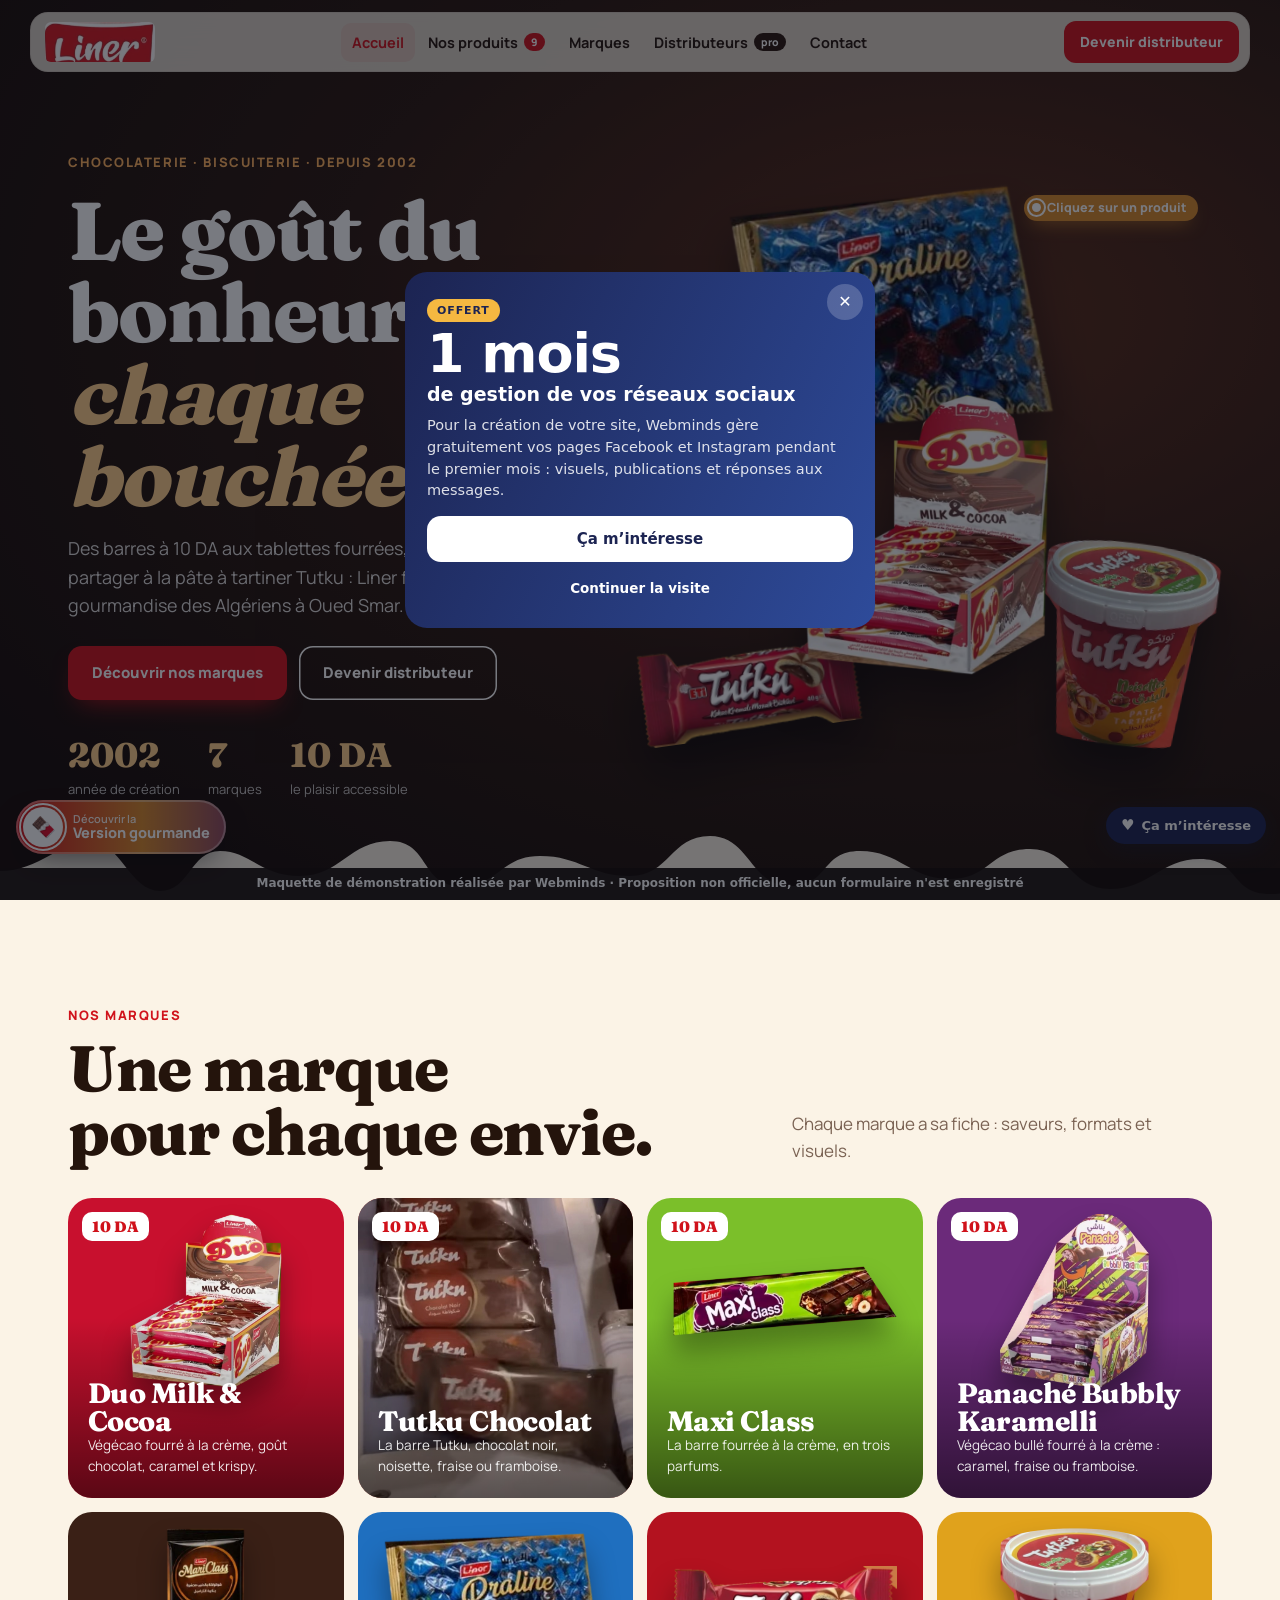
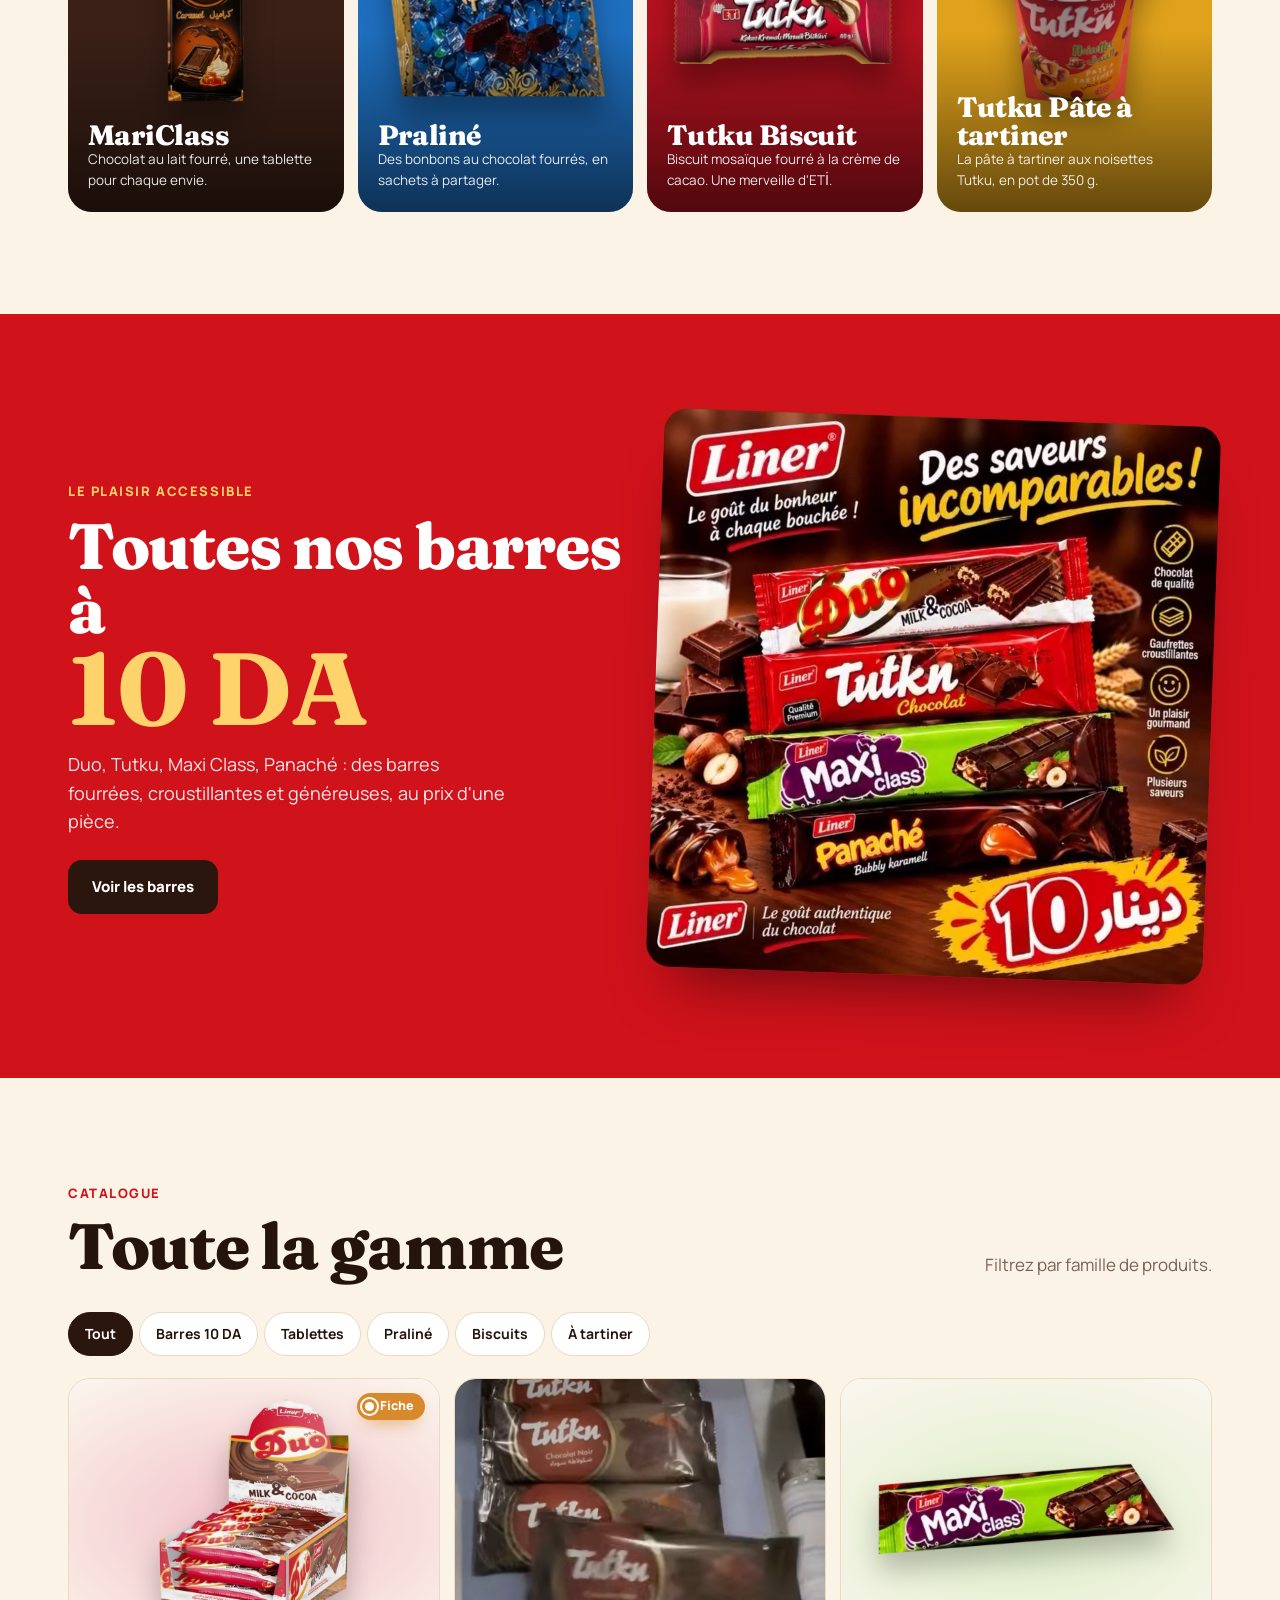
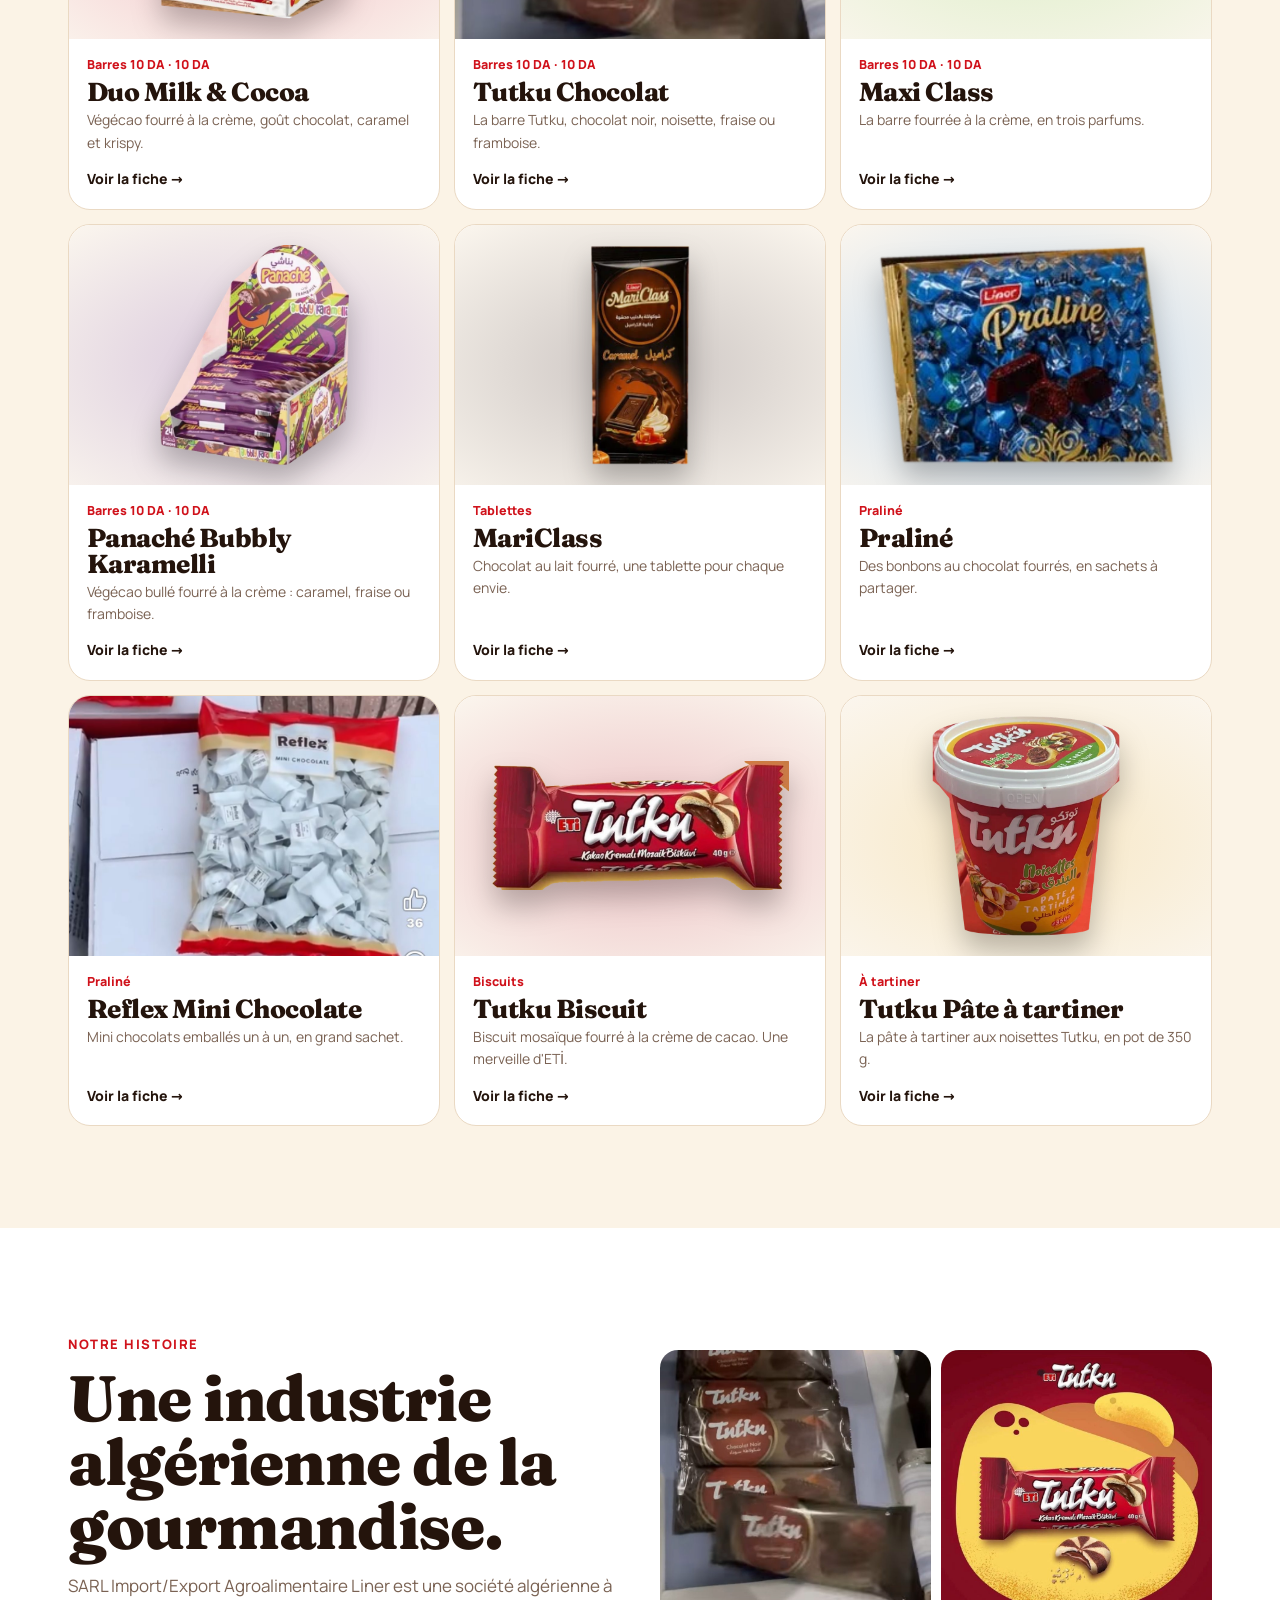
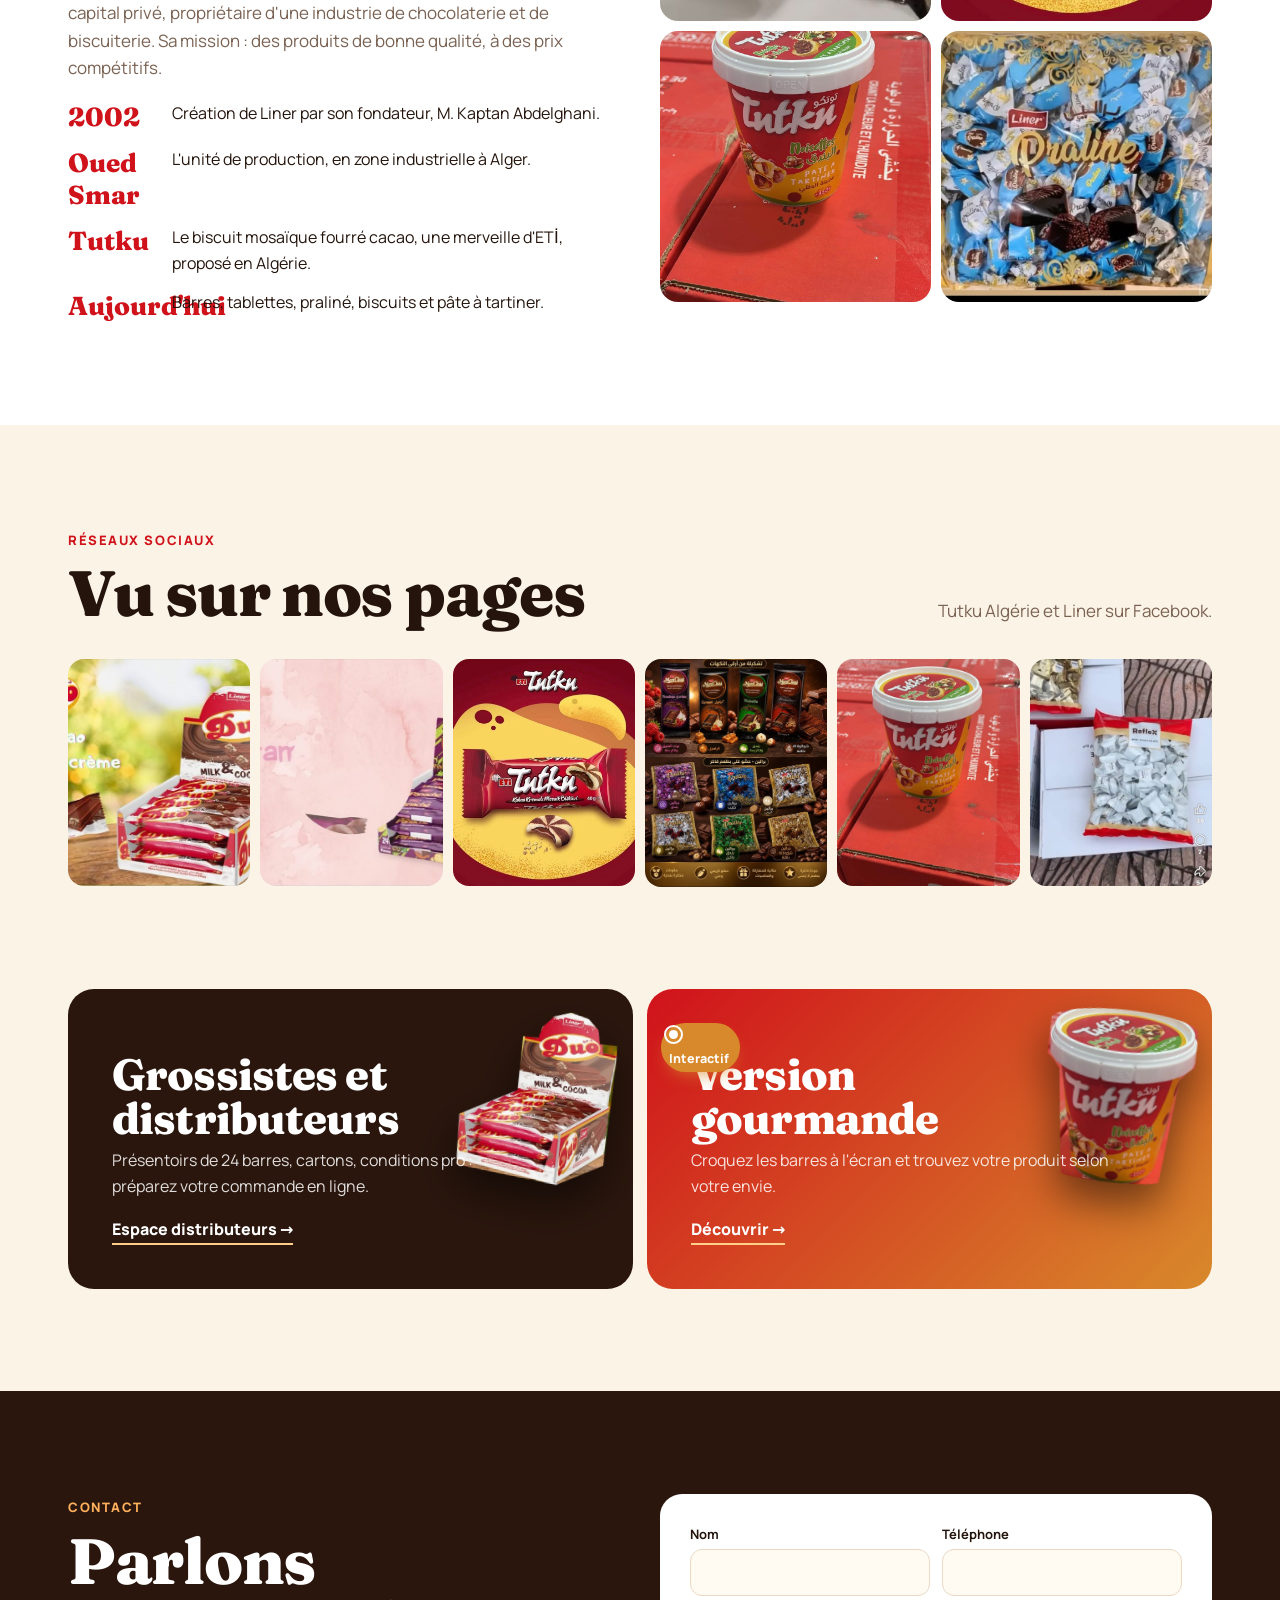
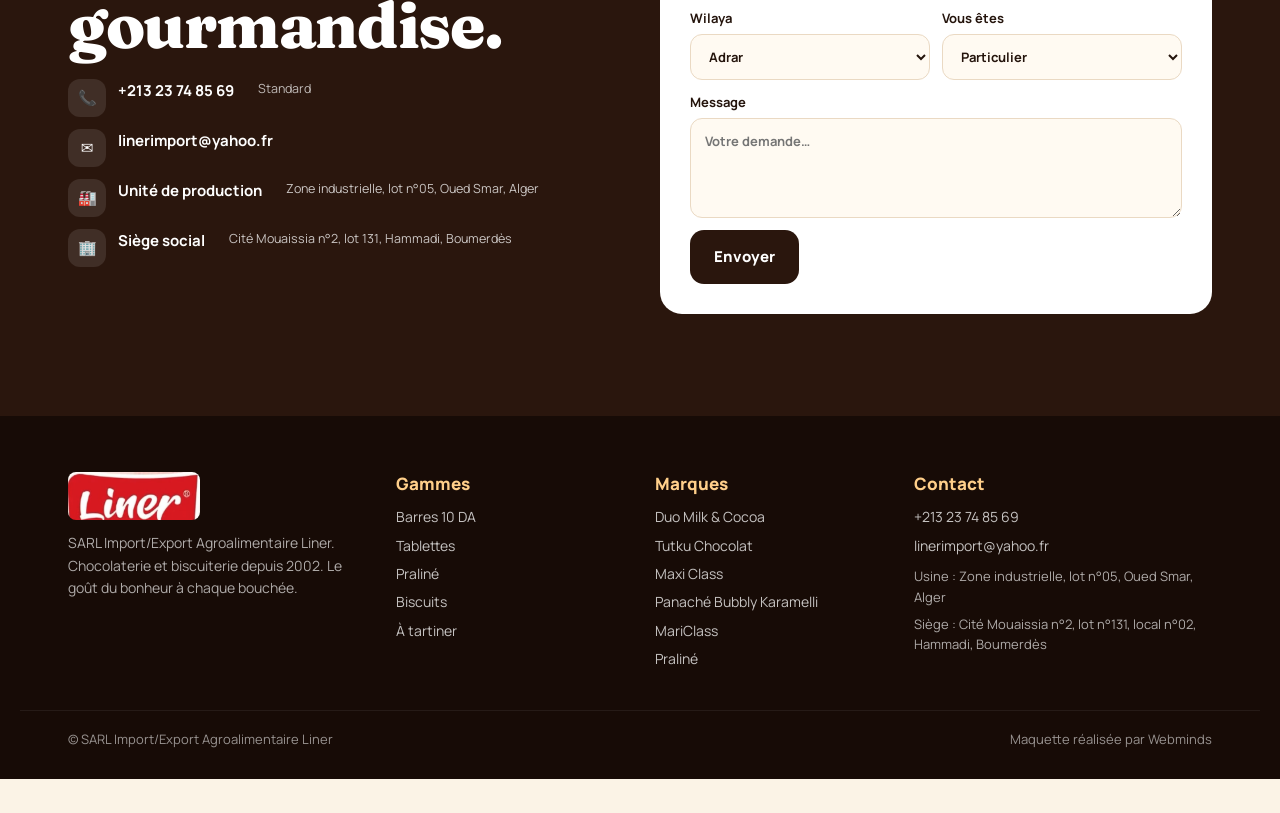
<file: index.html>
<!DOCTYPE html><html lang="fr"><head>
<meta charset="utf-8"><meta name="viewport" content="width=device-width, initial-scale=1, viewport-fit=cover"><meta name="robots" content="noindex, nofollow"><meta name="theme-color" content="#2a160d">
<link rel="stylesheet" href="style.css"><link rel="icon" href="img/logo-liner.png">
<title>Liner — Chocolaterie et biscuiterie algérienne depuis 2002</title>
<meta name="description" content="Liner : Duo, Tutku, Maxi Class, Panaché, MariClass, Praliné. Chocolaterie et biscuiterie algérienne depuis 2002, usine à Oued Smar.">
</head><body data-v="corp">
<div id="hdr"></div>
<main>
<section class="c-hero"><div class="wrap in">
 <div>
  <span class="kick">Chocolaterie · Biscuiterie · Depuis 2002</span>
  <h1>Le goût du bonheur à <em>chaque bouchée.</em></h1>
  <p class="lead">Des barres à 10 DA aux tablettes fourrées, du praliné à partager à la pâte à tartiner Tutku : Liner fabrique la gourmandise des Algériens à Oued Smar.</p>
  <div style="display:flex;gap:12px;flex-wrap:wrap"><a class="btn r" href="#marques">Découvrir nos marques</a><a class="btn o" href="distributeurs.html">Devenir distributeur</a></div>
  <div class="stats"><div><b>2002</b><span>année de création</span></div><div><b>7</b><span>marques</span></div><div><b>10 DA</b><span>le plaisir accessible</span></div></div>
 </div>
 <div class="heap" id="heap"><span class="tap tr"><i></i>Cliquez sur un produit</span></div>
</div><svg class="drip" viewBox="0 0 1440 70" preserveAspectRatio="none" aria-hidden="true"><path fill="currentColor" d="M0 70V40c40 0 60-30 90-30s40 50 70 50 30-40 60-40 40 25 80 25 50-35 90-35 30 45 70 45 40-30 80-30 50 20 90 20 40-40 80-40 40 50 80 50 30-35 70-35 50 28 90 28 40-30 80-30 40 40 80 40 50-30 90-30 30 35 70 35 40-25 80-25V70z"/></svg></section>

<section id="marques"><div class="wrap">
 <div class="shead"><div><span class="kick">Nos marques</span><h2 style="margin-top:8px">Une marque<br>pour chaque envie.</h2></div><p>Chaque marque a sa fiche : saveurs, formats et visuels.</p></div>
 <div class="brands" id="brands"></div>
</div></section>

<section class="ten"><div class="wrap teng">
 <div class="rv"><span class="kick" style="color:#ffd36b">Le plaisir accessible</span><h2 style="margin-top:10px">Toutes nos barres à <b>10 DA</b></h2><p style="font-size:18px;opacity:.9;margin:16px 0 24px;max-width:440px">Duo, Tutku, Maxi Class, Panaché : des barres fourrées, croustillantes et généreuses, au prix d'une pièce.</p><a class="btn c" href="produits.html?cat=barres">Voir les barres</a></div>
 <div class="rv"><img src="img/camp-10da.jpg" alt="Les barres Liner à 10 DA"></div>
</div></section>

<section id="gamme"><div class="wrap">
 <div class="shead"><div><span class="kick">Catalogue</span><h2 style="margin-top:8px">Toute la gamme</h2></div><p>Filtrez par famille de produits.</p></div>
 <div class="filters" id="fl"></div><div class="grid" id="grid"></div>
</div></section>

<section style="background:#fff"><div class="wrap story">
 <div class="rv"><span class="kick">Notre histoire</span><h2 style="margin-top:10px">Une industrie algérienne de la gourmandise.</h2>
  <p style="font-size:17px;color:var(--mut);margin-top:14px">SARL Import/Export Agroalimentaire Liner est une société algérienne à capital privé, propriétaire d'une industrie de chocolaterie et de biscuiterie. Sa mission : des produits de bonne qualité, à des prix compétitifs.</p>
  <ul class="tl"><li><b>2002</b><span>Création de Liner par son fondateur, M. Kaptan Abdelghani.</span></li><li><b>Oued Smar</b><span>L'unité de production, en zone industrielle à Alger.</span></li><li><b>Tutku</b><span>Le biscuit mosaïque fourré cacao, une merveille d'ETİ, proposé en Algérie.</span></li><li><b>Aujourd'hui</b><span>Barres, tablettes, praliné, biscuits et pâte à tartiner.</span></li></ul></div>
 <div class="mosaic rv"><img src="img/camp-noir.jpg" alt="Production des barres Tutku" loading="lazy"><img src="img/camp-eti.jpg" alt="Biscuit Tutku" loading="lazy"><img src="img/camp-jar.jpg" alt="Pâte à tartiner Tutku" loading="lazy"><img src="img/camp-praline.jpg" alt="Praliné Liner" loading="lazy"></div>
</div></section>

<section><div class="wrap">
 <div class="shead"><div><span class="kick">Réseaux sociaux</span><h2 style="margin-top:8px">Vu sur nos pages</h2></div><p>Tutku Algérie et Liner sur Facebook.</p></div>
 <div class="gal" id="gal"></div>
</div></section>

<section style="padding-top:0"><div class="wrap duo2">
 <a class="blk rv" href="distributeurs.html"><img class="pk" src="img/duobox.webp" alt=""><h3>Grossistes et<br>distributeurs</h3><p>Présentoirs de 24 barres, cartons, conditions pro : préparez votre commande en ligne.</p><span class="go">Espace distributeurs →</span></a>
 <a class="blk rv" href="fun.html?v=fun" style="background:linear-gradient(135deg,#d0121b,#d8892b)"><span class="tap tl"><i></i>Interactif</span><img class="pk" src="img/jar.webp" alt=""><h3>Version<br>gourmande</h3><p>Croquez les barres à l'écran et trouvez votre produit selon votre envie.</p><span class="go">Découvrir →</span></a>
</div></section>
<section class="contact" id="contact"><div class="wrap cg">
 <div><span class="kick" style="color:#ffb15c">Contact</span><h2 style="margin-top:10px">Parlons<br>gourmandise.</h2>
  <div class="ci">
   <a href="tel:+21323748569"><span>📞</span><div><b>+213 23 74 85 69</b><br><small style="opacity:.7">Standard</small></div></a>
   <a href="mailto:linerimport@yahoo.fr"><span>✉️</span><div><b>linerimport@yahoo.fr</b></div></a>
   <div><span>🏭</span><div><b>Unité de production</b><br><small style="opacity:.75">Zone industrielle, lot n°05, Oued Smar, Alger</small></div></div>
   <div><span>🏢</span><div><b>Siège social</b><br><small style="opacity:.75">Cité Mouaissia n°2, lot 131, Hammadi, Boumerdès</small></div></div>
  </div></div>
 <form class="f" id="cform">
  <label>Nom<input required autocomplete="name"></label><label>Téléphone<input type="tel" required autocomplete="tel"></label>
  <label>Wilaya<select id="cw"></select></label><label>Vous êtes<select><option>Particulier</option><option>Épicerie / supérette</option><option>Grossiste / distributeur</option><option>Grande surface</option></select></label>
  <label class="full">Message<textarea placeholder="Votre demande…"></textarea></label>
  <button class="btn c" type="submit">Envoyer</button>
 </form></div></section>
</main>
<div id="ftr"></div>
<script src="data.js"></script><script src="core.js"></script>
<script>
document.getElementById('heap').insertAdjacentHTML('beforeend',['tutku','duo','pate','praline'].map(k=>'<a href="produit.html?p='+k+'" aria-label="'+P[k].name+'">'+pimg(k)+'</a>').join(''));
document.getElementById('brands').innerHTML=ORDER.filter(k=>k!=='reflex').slice(0,8).map(k=>{const p=P[k];return '<a class="br rv" href="produit.html?p='+k+'" style="--c:'+p.c+'">'+(p.price?'<span class="px">'+p.price+'</span>':'')+'<div class="im">'+pimg(k)+'</div><div><h3>'+p.name+'</h3><p>'+p.short+'</p></div></a>'}).join('');
let cat='all';const fl=document.getElementById('fl');
fl.innerHTML=[['all','Tout']].concat(Object.keys(CAT).map(c=>[c,CAT[c][0]])).map(x=>'<button type="button" data-c="'+x[0]+'" class="'+(x[0]==='all'?'on':'')+'">'+x[1]+'</button>').join('');
document.getElementById('grid').innerHTML=ORDER.map((k,i)=>{const p=P[k];return '<a class="pc" data-c="'+p.cat+'" href="produit.html?p='+k+'" style="--c:'+p.c+'">'+(i===0?'<span class="tap tr"><i></i>Fiche</span>':'')+'<div class="vis">'+pimg(k)+'</div><div class="tx"><small>'+CAT[p.cat][0]+(p.price?' · '+p.price:'')+'</small><h3>'+p.name+'</h3><p>'+p.short+'</p><span class="go">Voir la fiche →</span></div></a>'}).join('');
fl.onclick=e=>{const b=e.target.closest('button');if(!b)return;fl.querySelectorAll('button').forEach(x=>x.classList.toggle('on',x===b));document.querySelectorAll('.pc').forEach(c=>c.classList.toggle('hide',b.dataset.c!=='all'&&c.dataset.c!==b.dataset.c))};
document.getElementById('gal').innerHTML=['duo','panache','tutku','mariclass','pate','reflex'].map(k=>'<a href="produit.html?p='+k+'"><img src="'+P[k].camp+'" alt="Publication '+P[k].name+'" loading="lazy"></a>').join('');
contactInit();reveal();
</script>
<script data-wml>(function(){if(window.__wmL)return;window.__wmL=1;
var C={"p": "Liner", "mail": null, "wa": "213797372452", "v": [["/", "Version corporate", "Claire et rassurante"]]};
function ready(f){document.readyState==='loading'?document.addEventListener('DOMContentLoaded',f):f()}
ready(function(){
var css='.wmL-b{position:fixed;right:14px;bottom:calc(56px + env(safe-area-inset-bottom));z-index:2147483000;border:0;border-radius:999px;background:#1C2452;color:#fff;font:700 13px/1 system-ui,-apple-system,Segoe UI,Roboto,sans-serif;padding:11px 15px;box-shadow:0 6px 22px rgba(20,30,60,.35);cursor:pointer;display:flex;align-items:center;gap:7px}'
+'@media(max-width:520px){.wmL-b{bottom:calc(112px + env(safe-area-inset-bottom));font-size:12.5px;padding:10px 13px}}'
+'.wmL-m{position:fixed;inset:0;z-index:2147483001;background:rgba(10,14,25,.55);display:none;align-items:flex-end;justify-content:center;font-family:system-ui,-apple-system,Segoe UI,Roboto,sans-serif}.wmL-m.on{display:flex}@media(min-width:700px){.wmL-m{align-items:center;padding:20px}}'
+'.wmL-x{box-sizing:border-box;position:relative;background:#fff;color:#1C2452;width:100%;max-width:470px;max-height:92vh;overflow:auto;border-radius:22px 22px 0 0;padding:24px 22px calc(22px + env(safe-area-inset-bottom));text-align:left}@media(min-width:700px){.wmL-x{border-radius:22px}}'
+'.wmL-x *{box-sizing:border-box}.wmL-c{position:absolute;top:12px;right:12px;width:36px;height:36px;border:0;border-radius:50%;background:#F0F2F1;font-size:16px;cursor:pointer;color:#1C2452}'
+'.wmL-x h3{font:800 26px/1.1 system-ui,-apple-system,sans-serif;margin:4px 40px 10px 0;color:inherit}.wmL-x p{margin:0 0 14px;line-height:1.5;font-size:14.5px;opacity:.85}'
+'.wmL-o{background:linear-gradient(115deg,#1C2452,#2E4B9A);color:#fff}.wmL-o .wmL-c{background:rgba(255,255,255,.2);color:#fff}.wmL-big{font:900 54px/.95 system-ui,-apple-system,sans-serif;letter-spacing:-.02em;margin:6px 0 2px}.wmL-big small{display:block;font-size:19px;font-weight:700;letter-spacing:0;margin-top:6px}'
+'.wmL-tag{display:inline-block;background:#F5B841;color:#1C2452;font:800 11px system-ui,sans-serif;letter-spacing:.08em;border-radius:999px;padding:5px 10px}'
+'.wmL-btn{display:flex;align-items:center;justify-content:center;width:100%;border:0;border-radius:14px;padding:14px;font:800 15px system-ui,-apple-system,sans-serif;cursor:pointer;margin-top:8px}.wmL-w{background:#fff;color:#1C2452}.wmL-g{background:#1FAF55;color:#fff}.wmL-n{background:#1C2452;color:#fff}.wmL-l{background:transparent;color:inherit;font-weight:600;font-size:13.5px;padding:10px}'
+'.wmL-s{font:700 11.5px system-ui,sans-serif;text-transform:uppercase;letter-spacing:.06em;opacity:.6;margin:12px 0 8px}.wmL-ch{display:grid;gap:8px}.wmL-ch label{display:flex;align-items:center;gap:10px;border:1.5px solid #E2E6E3;border-radius:12px;padding:11px 12px;cursor:pointer;font-size:14px;font-weight:600}.wmL-ch label small{display:block;font-weight:500;opacity:.65;font-size:12px}.wmL-ch input{width:18px;height:18px;flex:none;accent-color:#1FAF55}'
+'.wmL-f{display:grid;gap:8px;margin:12px 0 6px}.wmL-f input{border:1.5px solid #E2E6E3;border-radius:12px;padding:12px;font:500 16px system-ui,sans-serif;color:#1C2452;background:#fff;-webkit-user-select:text!important;user-select:text!important;width:100%}'
+'.wmL-ok{text-align:center}.wmL-ok i{display:grid;place-items:center;width:64px;height:64px;margin:6px auto 12px;border-radius:50%;background:#E8F7EE;color:#1FAF55;font-style:normal;font-size:30px}';
var st=document.createElement('style');st.textContent=css;document.head.appendChild(st);
function ss(k,v){try{if(v===undefined)return sessionStorage.getItem(k);sessionStorage.setItem(k,v)}catch(e){}}
var p=location.pathname,cur=0;C.v.forEach(function(v,i){if(v[0]!=='/'&&p.indexOf(v[0])===0)cur=i});
var off=document.createElement('div');off.className='wmL-m';off.innerHTML='<div class="wmL-x wmL-o" role="dialog" aria-modal="true"><button class="wmL-c" type="button" aria-label="Fermer">✕</button><span class="wmL-tag">OFFERT</span><div class="wmL-big">1 mois<small>de gestion de vos réseaux sociaux</small></div><p style="margin-top:12px">Pour la création de votre site, Webminds gère gratuitement vos pages Facebook et Instagram pendant le premier mois : visuels, publications et réponses aux messages.</p><button class="wmL-btn wmL-w" type="button" data-i>Ça m’intéresse</button><button class="wmL-btn wmL-l" type="button" data-c>Continuer la visite</button></div>';
var ch='';C.v.forEach(function(v,i){ch+='<label><input type="radio" name="wmLv" value="'+v[1]+'"'+(i===cur?' checked':'')+'><span>'+v[1]+(v[2]?'<small>'+v[2]+'</small>':'')+'</span></label>'});
var it=document.createElement('div');it.className='wmL-m';it.innerHTML='<div class="wmL-x" role="dialog" aria-modal="true"><button class="wmL-c" type="button" aria-label="Fermer">✕</button><div data-s1><h3>Cette maquette vous plaît ?</h3><p>Choisissez la version qui vous intéresse : Webminds vous recontacte pour vous la présenter.</p>'+(C.v.length>1?'<div class="wmL-s">La version préférée</div><div class="wmL-ch">'+ch+'</div>':'')+'<div class="wmL-s">En plus</div><div class="wmL-ch"><label><input type="checkbox" value="Gestion des réseaux sociaux (1 mois offert)"><span>Réseaux sociaux<small>1 mois de gestion offert avec le site</small></span></label></div><div class="wmL-f"><input name="n" placeholder="Votre nom" autocomplete="name"><input name="t" type="tel" inputmode="tel" placeholder="Votre téléphone (facultatif)" autocomplete="tel"></div><button class="wmL-btn wmL-g" type="button" data-w>Envoyer sur WhatsApp</button>'+(C.mail?'<button class="wmL-btn wmL-l" type="button" data-e>Envoyer par e-mail</button>':'')+'</div><div class="wmL-ok" data-s2 hidden><i>✓</i><h3 style="margin:0 0 8px">Merci !</h3><p>Votre choix a bien été transmis à Webminds. Nous vous recontactons très vite.</p><button class="wmL-btn wmL-n" type="button" data-c>Continuer la visite</button></div></div>';
document.body.appendChild(off);document.body.appendChild(it);
var b=document.createElement('button');b.type='button';b.className='wmL-b';b.innerHTML='<b style="font-size:15px">♥</b>Ça m’intéresse';document.body.appendChild(b);
function op(m){off.classList.remove('on');it.classList.remove('on');m.classList.add('on')}
[off,it].forEach(function(m){m.addEventListener('click',function(e){if(e.target===m||e.target.closest('.wmL-c')||e.target.closest('[data-c]'))m.classList.remove('on')})});
b.onclick=function(){op(it)};off.querySelector('[data-i]').onclick=function(){op(it)};
function msg(){var v=(it.querySelector('input[name=wmLv]:checked')||{}).value||C.v[cur][1],x=[].map.call(it.querySelectorAll('input[type=checkbox]:checked'),function(c){return c.value}),n=it.querySelector('[name=n]').value.trim(),t=it.querySelector('[name=t]').value.trim();
 return{v:v,x:x,n:n,t:t,txt:'Bonjour Webminds, la maquette '+C.p+' m’intéresse.\nVersion préférée : '+v+(x.length?'\nEn plus : '+x.join(', '):'')+(n?'\nNom : '+n:'')+(t?'\nTéléphone : '+t:'')+'\nLien : '+location.origin+C.v[cur][0]}}
function mail(m){if(!C.mail)return;try{fetch('https://formsubmit.co/ajax/'+C.mail,{method:'POST',keepalive:true,headers:{'Content-Type':'application/json','Accept':'application/json'},body:JSON.stringify({_subject:'Maquette '+C.p+' : intéressé ('+m.v+')',Prospect:C.p,Version:m.v,Options:m.x.join(', ')||'-',Nom:m.n||'-',Telephone:m.t||'-',Lien:location.origin+C.v[cur][0],_template:'table',_captcha:'false'})}).catch(function(){})}catch(e){}}
function done(){it.querySelector('[data-s1]').hidden=true;it.querySelector('[data-s2]').hidden=false;ss('wmL-sent','1')}
it.querySelector('[data-w]').onclick=function(){var m=msg();mail(m);done();location.href='https://wa.me/'+C.wa+'?text='+encodeURIComponent(m.txt)};
var e=it.querySelector('[data-e]');if(e)e.onclick=function(){mail(msg());done()};
var sh=ss('wmL-off');addEventListener('scroll',function(){var r=(scrollY+innerHeight)/document.documentElement.scrollHeight;
 if(!sh&&scrollY>500&&r>.3){sh=1;ss('wmL-off','1');op(off)}
 if(!ss('wmL-it')&&!ss('wmL-sent')&&sh&&r>.92&&!off.classList.contains('on')){ss('wmL-it','1');op(it)}},{passive:true});
});})();
</script></body></html>
</file>
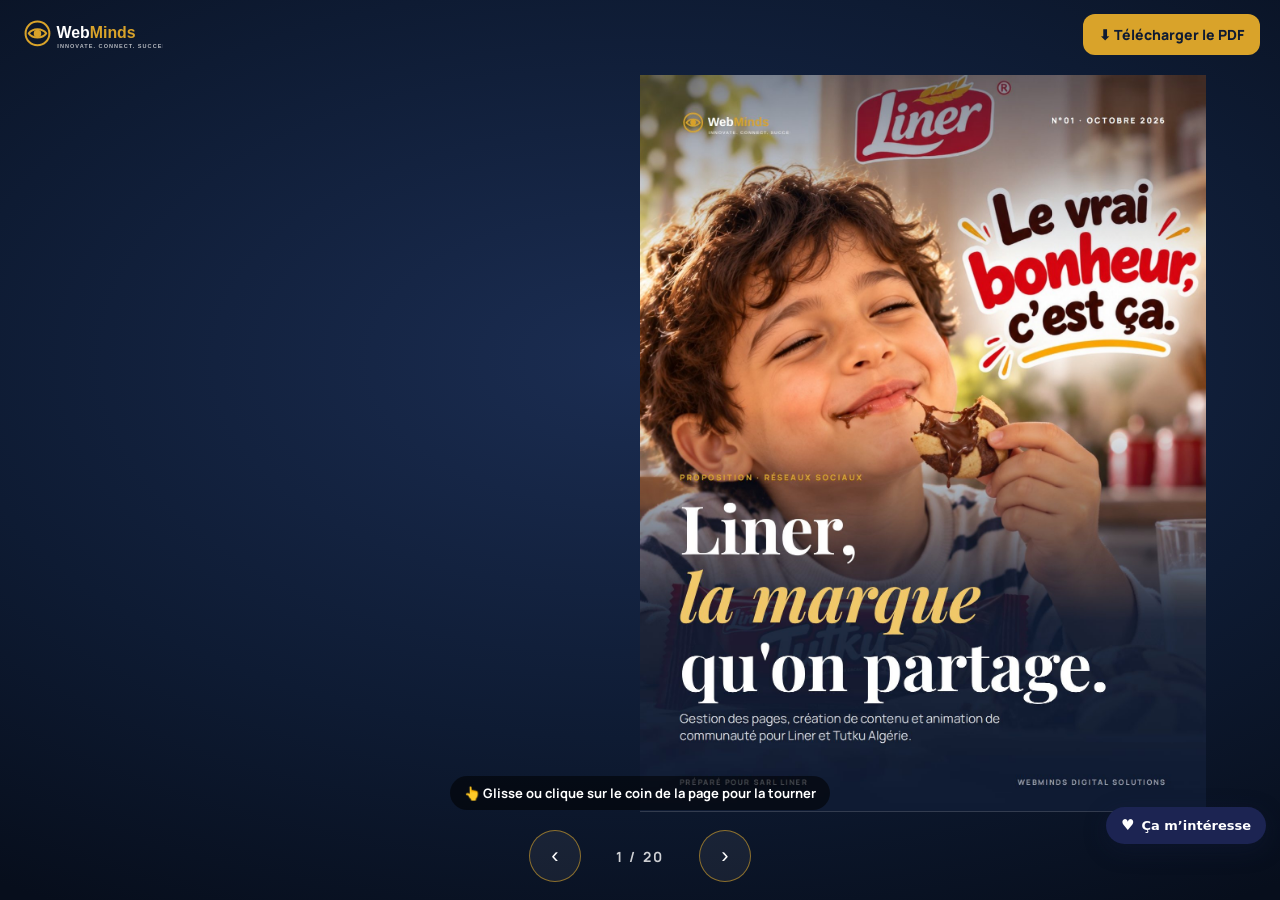
<file: reseaux-sociaux/index.html>
<!DOCTYPE html><html lang="fr"><head>
<meta charset="utf-8"><meta name="viewport" content="width=device-width, initial-scale=1, viewport-fit=cover"><meta name="robots" content="noindex, nofollow"><meta name="theme-color" content="#0e1b33">
<title>Webminds × Liner — Proposition réseaux sociaux</title>
<style>
@font-face{font-family:MR;font-weight:700;src:url(../fonts/manrope-latin-700-normal.woff2)}@font-face{font-family:MR;font-weight:800;src:url(../fonts/manrope-latin-800-normal.woff2)}
*{box-sizing:border-box;margin:0;padding:0}
:root{padding-top:env(safe-area-inset-top,0px);padding-bottom:env(safe-area-inset-bottom,0px)}
html,body{height:100%}
body{background:radial-gradient(90% 70% at 50% 40%,#1b2d52,#0e1b33 60%,#070e1c);color:#fff;font-family:MR,system-ui,sans-serif;display:flex;flex-direction:column;overflow:hidden}
header{display:flex;align-items:center;justify-content:space-between;padding:14px 20px;gap:12px}
header img{height:38px;color:#fff}
.dl{display:inline-flex;align-items:center;gap:8px;background:#d9a32a;color:#0e1b33;font:800 14px MR;padding:11px 16px;border-radius:12px;text-decoration:none;white-space:nowrap}
.stage{flex:1;display:flex;align-items:center;justify-content:center;padding:6px 10px;min-height:0}
#book{margin:0 auto}
.page{background:#f6f1e8;box-shadow:inset 0 0 30px rgba(0,0,0,.06)}
.page img{width:100%;height:100%;object-fit:cover;display:block}
footer{display:flex;align-items:center;justify-content:center;gap:14px;padding:12px 16px 18px}
footer button{width:52px;height:52px;border-radius:50%;border:1px solid rgba(217,163,42,.6);background:rgba(255,255,255,.06);color:#fff;font-size:22px;cursor:pointer}
footer button:hover{background:#d9a32a;color:#0e1b33}
#cnt{font:700 14px MR;letter-spacing:.15em;min-width:90px;text-align:center;opacity:.8}
.hint{position:fixed;left:50%;bottom:90px;transform:translateX(-50%);background:rgba(0,0,0,.55);padding:8px 14px;border-radius:999px;font:700 13px MR;transition:opacity .6s;pointer-events:none}
.hint.gone{opacity:0}
</style></head><body>
<header><img src="logo-w.svg" alt="Webminds"><a class="dl" href="Webminds-Liner-proposition-reseaux-sociaux.pdf" download>⬇ Télécharger le PDF</a></header>
<div class="stage"><div id="book"></div></div>
<footer><button type="button" id="prev" aria-label="Page précédente">‹</button><span id="cnt">1 / 20</span><button type="button" id="next" aria-label="Page suivante">›</button></footer>
<div class="hint" id="hint">👆 Glisse ou clique sur le coin de la page pour la tourner</div>
<script src="page-flip.browser.js"></script>
<script>
const N=20,book=document.getElementById('book');
for(let i=1;i<=N;i++){const d=document.createElement('div');d.className='page';if(i===1||i===N)d.dataset.density='hard';d.innerHTML='<img src="p/p'+String(i).padStart(2,'0')+'.jpg" alt="Page '+i+'"'+(i>3?' loading="lazy"':'')+'>';book.appendChild(d)}
function dims(){const st=document.querySelector('.stage').getBoundingClientRect();const port=innerWidth<820;const ratio=1300/1000;let h=st.height-12,w=h/ratio;const maxW=port?st.width-20:(st.width-40)/2;if(w>maxW){w=maxW;h=w*ratio}return{w:Math.floor(w),h:Math.floor(h),port}}
const d=dims();
const pf=new St.PageFlip(book,{width:d.w,height:d.h,size:'fixed',showCover:true,usePortrait:d.port,mobileScrollSupport:false,maxShadowOpacity:.5,flippingTime:800,drawShadow:true});
pf.loadFromHTML(document.querySelectorAll('.page'));
const cnt=document.getElementById('cnt');const upd=()=>cnt.textContent=(pf.getCurrentPageIndex()+1)+' / '+N;
pf.on('flip',()=>{upd();document.getElementById('hint').classList.add('gone')});upd();
document.getElementById('prev').onclick=()=>pf.flipPrev();document.getElementById('next').onclick=()=>pf.flipNext();
addEventListener('keydown',e=>{if(e.key==='ArrowRight')pf.flipNext();if(e.key==='ArrowLeft')pf.flipPrev()});
setTimeout(()=>document.getElementById('hint').classList.add('gone'),6000);
let rt,lw=innerWidth;addEventListener("resize",()=>{if(Math.abs(innerWidth-lw)<60)return;clearTimeout(rt);rt=setTimeout(()=>location.reload(),400)});
</script><script data-wml>(function(){if(window.__wmL)return;window.__wmL=1;
var C={"p": "Liner", "mail": null, "wa": "213797372452", "v": [["/", "Version corporate", "Claire et rassurante"]]};
function ready(f){document.readyState==='loading'?document.addEventListener('DOMContentLoaded',f):f()}
ready(function(){
var css='.wmL-b{position:fixed;right:14px;bottom:calc(56px + env(safe-area-inset-bottom));z-index:2147483000;border:0;border-radius:999px;background:#1C2452;color:#fff;font:700 13px/1 system-ui,-apple-system,Segoe UI,Roboto,sans-serif;padding:11px 15px;box-shadow:0 6px 22px rgba(20,30,60,.35);cursor:pointer;display:flex;align-items:center;gap:7px}'
+'@media(max-width:520px){.wmL-b{bottom:calc(112px + env(safe-area-inset-bottom));font-size:12.5px;padding:10px 13px}}'
+'.wmL-m{position:fixed;inset:0;z-index:2147483001;background:rgba(10,14,25,.55);display:none;align-items:flex-end;justify-content:center;font-family:system-ui,-apple-system,Segoe UI,Roboto,sans-serif}.wmL-m.on{display:flex}@media(min-width:700px){.wmL-m{align-items:center;padding:20px}}'
+'.wmL-x{box-sizing:border-box;position:relative;background:#fff;color:#1C2452;width:100%;max-width:470px;max-height:92vh;overflow:auto;border-radius:22px 22px 0 0;padding:24px 22px calc(22px + env(safe-area-inset-bottom));text-align:left}@media(min-width:700px){.wmL-x{border-radius:22px}}'
+'.wmL-x *{box-sizing:border-box}.wmL-c{position:absolute;top:12px;right:12px;width:36px;height:36px;border:0;border-radius:50%;background:#F0F2F1;font-size:16px;cursor:pointer;color:#1C2452}'
+'.wmL-x h3{font:800 26px/1.1 system-ui,-apple-system,sans-serif;margin:4px 40px 10px 0;color:inherit}.wmL-x p{margin:0 0 14px;line-height:1.5;font-size:14.5px;opacity:.85}'
+'.wmL-o{background:linear-gradient(115deg,#1C2452,#2E4B9A);color:#fff}.wmL-o .wmL-c{background:rgba(255,255,255,.2);color:#fff}.wmL-big{font:900 54px/.95 system-ui,-apple-system,sans-serif;letter-spacing:-.02em;margin:6px 0 2px}.wmL-big small{display:block;font-size:19px;font-weight:700;letter-spacing:0;margin-top:6px}'
+'.wmL-tag{display:inline-block;background:#F5B841;color:#1C2452;font:800 11px system-ui,sans-serif;letter-spacing:.08em;border-radius:999px;padding:5px 10px}'
+'.wmL-btn{display:flex;align-items:center;justify-content:center;width:100%;border:0;border-radius:14px;padding:14px;font:800 15px system-ui,-apple-system,sans-serif;cursor:pointer;margin-top:8px}.wmL-w{background:#fff;color:#1C2452}.wmL-g{background:#1FAF55;color:#fff}.wmL-n{background:#1C2452;color:#fff}.wmL-l{background:transparent;color:inherit;font-weight:600;font-size:13.5px;padding:10px}'
+'.wmL-s{font:700 11.5px system-ui,sans-serif;text-transform:uppercase;letter-spacing:.06em;opacity:.6;margin:12px 0 8px}.wmL-ch{display:grid;gap:8px}.wmL-ch label{display:flex;align-items:center;gap:10px;border:1.5px solid #E2E6E3;border-radius:12px;padding:11px 12px;cursor:pointer;font-size:14px;font-weight:600}.wmL-ch label small{display:block;font-weight:500;opacity:.65;font-size:12px}.wmL-ch input{width:18px;height:18px;flex:none;accent-color:#1FAF55}'
+'.wmL-f{display:grid;gap:8px;margin:12px 0 6px}.wmL-f input{border:1.5px solid #E2E6E3;border-radius:12px;padding:12px;font:500 16px system-ui,sans-serif;color:#1C2452;background:#fff;-webkit-user-select:text!important;user-select:text!important;width:100%}'
+'.wmL-ok{text-align:center}.wmL-ok i{display:grid;place-items:center;width:64px;height:64px;margin:6px auto 12px;border-radius:50%;background:#E8F7EE;color:#1FAF55;font-style:normal;font-size:30px}';
var st=document.createElement('style');st.textContent=css;document.head.appendChild(st);
function ss(k,v){try{if(v===undefined)return sessionStorage.getItem(k);sessionStorage.setItem(k,v)}catch(e){}}
var p=location.pathname,cur=0;C.v.forEach(function(v,i){if(v[0]!=='/'&&p.indexOf(v[0])===0)cur=i});
var off=document.createElement('div');off.className='wmL-m';off.innerHTML='<div class="wmL-x wmL-o" role="dialog" aria-modal="true"><button class="wmL-c" type="button" aria-label="Fermer">✕</button><span class="wmL-tag">OFFERT</span><div class="wmL-big">1 mois<small>de gestion de vos réseaux sociaux</small></div><p style="margin-top:12px">Pour la création de votre site, Webminds gère gratuitement vos pages Facebook et Instagram pendant le premier mois : visuels, publications et réponses aux messages.</p><button class="wmL-btn wmL-w" type="button" data-i>Ça m’intéresse</button><button class="wmL-btn wmL-l" type="button" data-c>Continuer la visite</button></div>';
var ch='';C.v.forEach(function(v,i){ch+='<label><input type="radio" name="wmLv" value="'+v[1]+'"'+(i===cur?' checked':'')+'><span>'+v[1]+(v[2]?'<small>'+v[2]+'</small>':'')+'</span></label>'});
var it=document.createElement('div');it.className='wmL-m';it.innerHTML='<div class="wmL-x" role="dialog" aria-modal="true"><button class="wmL-c" type="button" aria-label="Fermer">✕</button><div data-s1><h3>Cette maquette vous plaît ?</h3><p>Choisissez la version qui vous intéresse : Webminds vous recontacte pour vous la présenter.</p>'+(C.v.length>1?'<div class="wmL-s">La version préférée</div><div class="wmL-ch">'+ch+'</div>':'')+'<div class="wmL-s">En plus</div><div class="wmL-ch"><label><input type="checkbox" value="Gestion des réseaux sociaux (1 mois offert)"><span>Réseaux sociaux<small>1 mois de gestion offert avec le site</small></span></label></div><div class="wmL-f"><input name="n" placeholder="Votre nom" autocomplete="name"><input name="t" type="tel" inputmode="tel" placeholder="Votre téléphone (facultatif)" autocomplete="tel"></div><button class="wmL-btn wmL-g" type="button" data-w>Envoyer sur WhatsApp</button>'+(C.mail?'<button class="wmL-btn wmL-l" type="button" data-e>Envoyer par e-mail</button>':'')+'</div><div class="wmL-ok" data-s2 hidden><i>✓</i><h3 style="margin:0 0 8px">Merci !</h3><p>Votre choix a bien été transmis à Webminds. Nous vous recontactons très vite.</p><button class="wmL-btn wmL-n" type="button" data-c>Continuer la visite</button></div></div>';
document.body.appendChild(off);document.body.appendChild(it);
var b=document.createElement('button');b.type='button';b.className='wmL-b';b.innerHTML='<b style="font-size:15px">♥</b>Ça m’intéresse';document.body.appendChild(b);
function op(m){off.classList.remove('on');it.classList.remove('on');m.classList.add('on')}
[off,it].forEach(function(m){m.addEventListener('click',function(e){if(e.target===m||e.target.closest('.wmL-c')||e.target.closest('[data-c]'))m.classList.remove('on')})});
b.onclick=function(){op(it)};off.querySelector('[data-i]').onclick=function(){op(it)};
function msg(){var v=(it.querySelector('input[name=wmLv]:checked')||{}).value||C.v[cur][1],x=[].map.call(it.querySelectorAll('input[type=checkbox]:checked'),function(c){return c.value}),n=it.querySelector('[name=n]').value.trim(),t=it.querySelector('[name=t]').value.trim();
 return{v:v,x:x,n:n,t:t,txt:'Bonjour Webminds, la maquette '+C.p+' m’intéresse.\nVersion préférée : '+v+(x.length?'\nEn plus : '+x.join(', '):'')+(n?'\nNom : '+n:'')+(t?'\nTéléphone : '+t:'')+'\nLien : '+location.origin+C.v[cur][0]}}
function mail(m){if(!C.mail)return;try{fetch('https://formsubmit.co/ajax/'+C.mail,{method:'POST',keepalive:true,headers:{'Content-Type':'application/json','Accept':'application/json'},body:JSON.stringify({_subject:'Maquette '+C.p+' : intéressé ('+m.v+')',Prospect:C.p,Version:m.v,Options:m.x.join(', ')||'-',Nom:m.n||'-',Telephone:m.t||'-',Lien:location.origin+C.v[cur][0],_template:'table',_captcha:'false'})}).catch(function(){})}catch(e){}}
function done(){it.querySelector('[data-s1]').hidden=true;it.querySelector('[data-s2]').hidden=false;ss('wmL-sent','1')}
it.querySelector('[data-w]').onclick=function(){var m=msg();mail(m);done();location.href='https://wa.me/'+C.wa+'?text='+encodeURIComponent(m.txt)};
var e=it.querySelector('[data-e]');if(e)e.onclick=function(){mail(msg());done()};
var sh=ss('wmL-off');addEventListener('scroll',function(){var r=(scrollY+innerHeight)/document.documentElement.scrollHeight;
 if(!sh&&scrollY>500&&r>.3){sh=1;ss('wmL-off','1');op(off)}
 if(!ss('wmL-it')&&!ss('wmL-sent')&&sh&&r>.92&&!off.classList.contains('on')){ss('wmL-it','1');op(it)}},{passive:true});
});})();
</script></body></html>
</file>
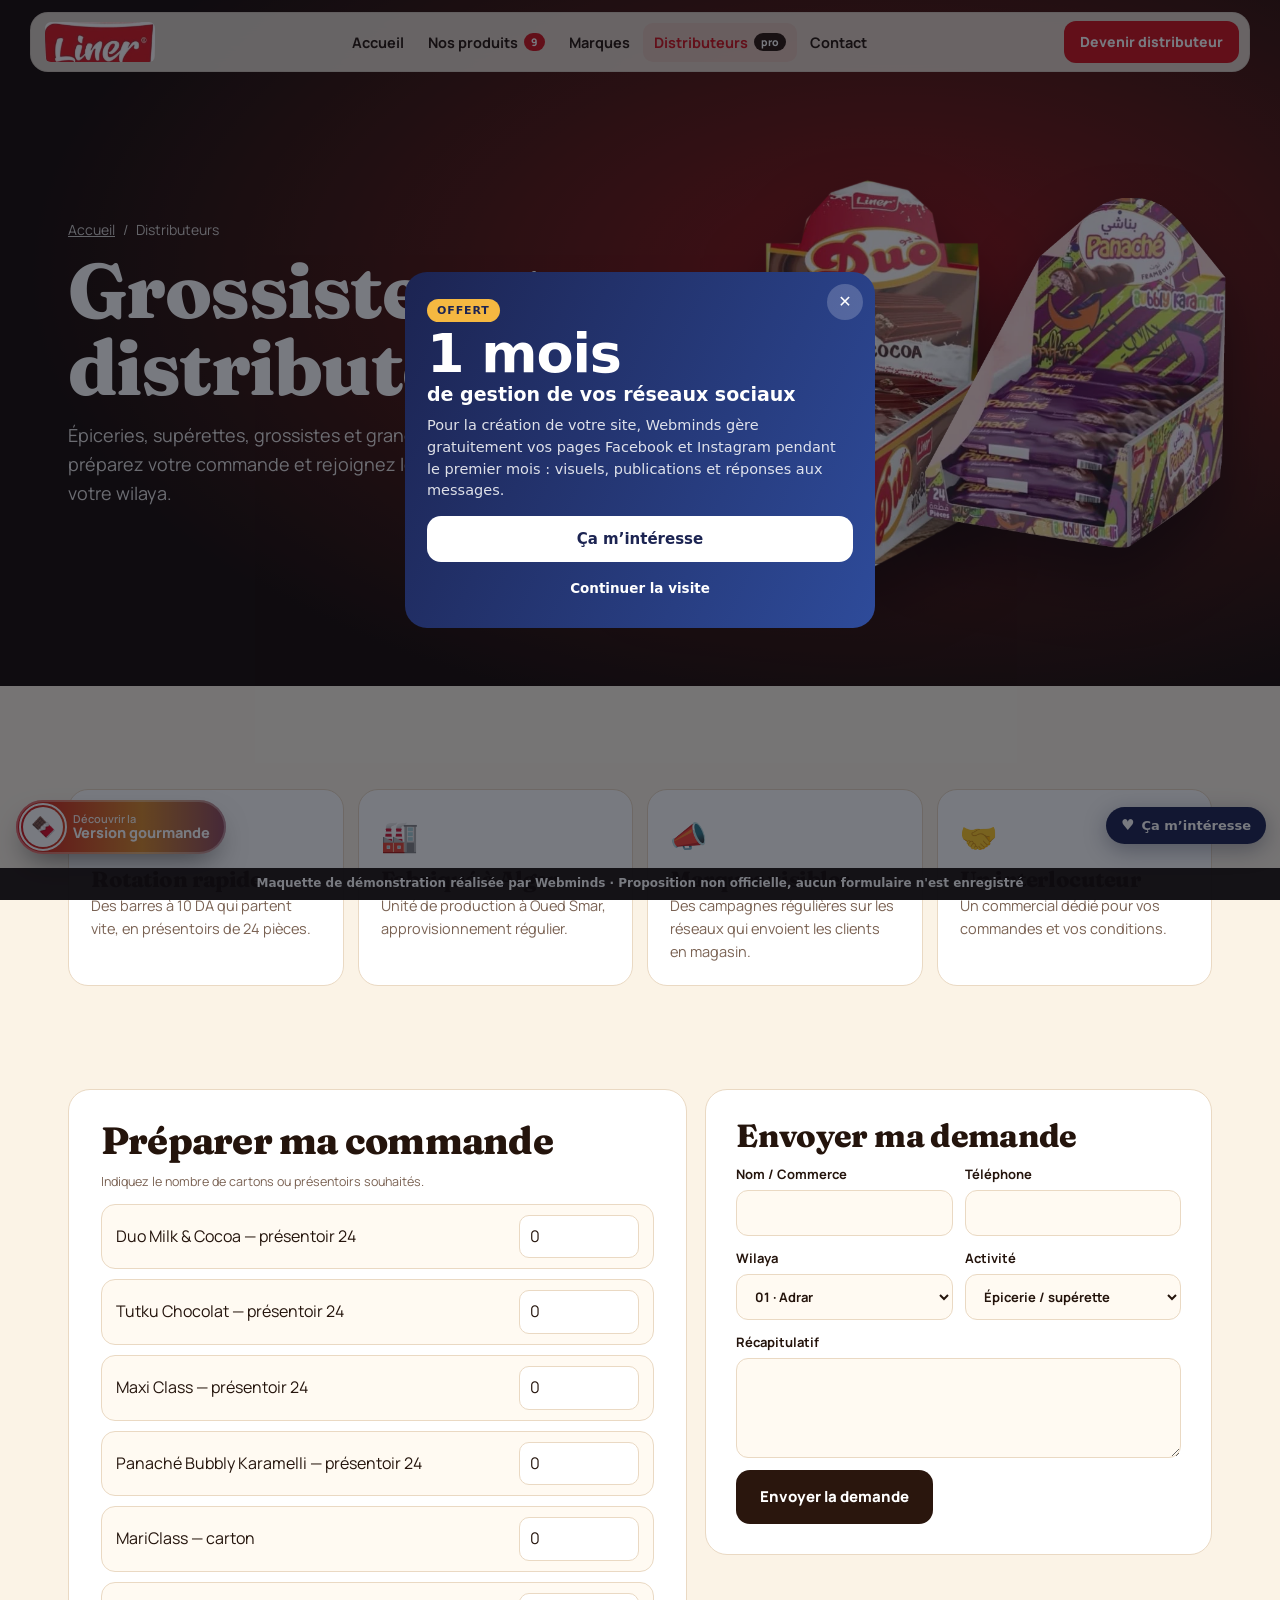
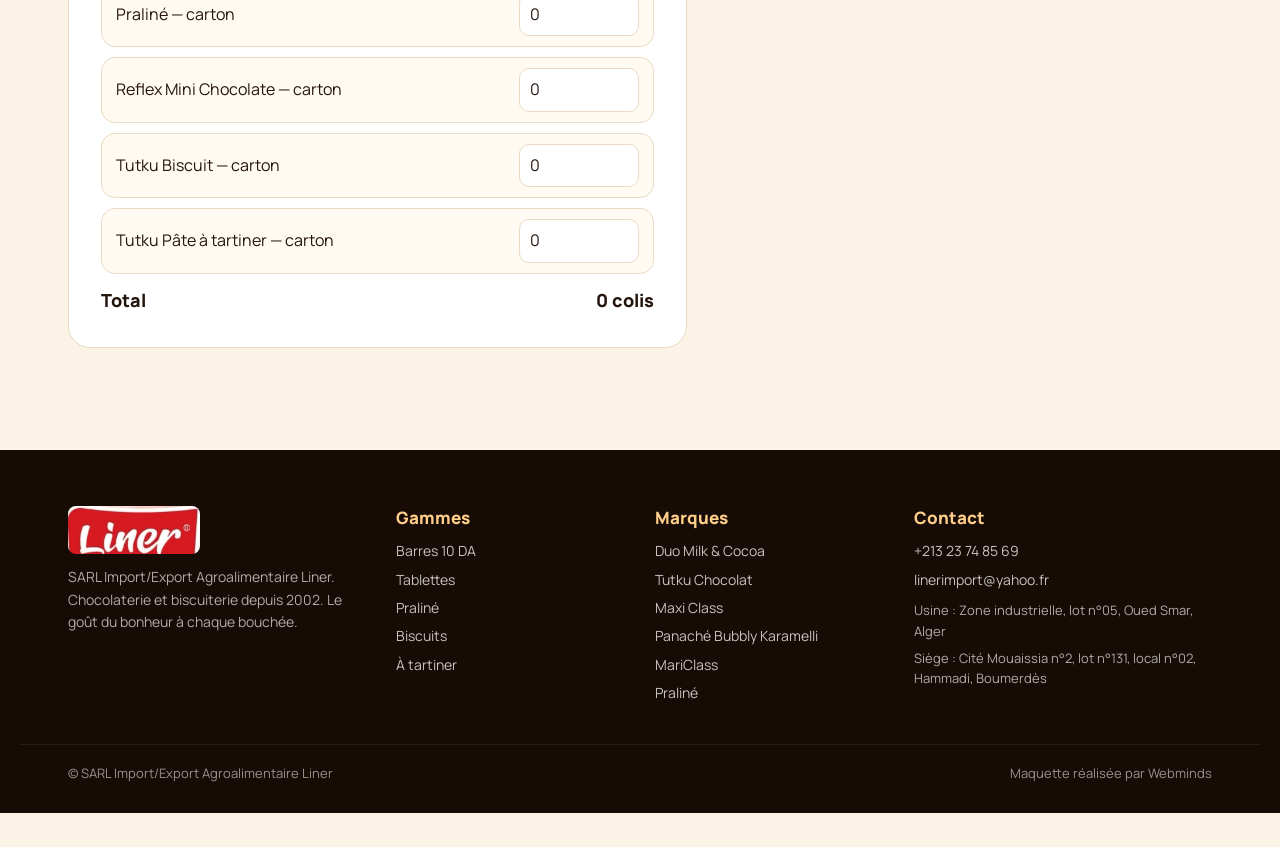
<file: distributeurs.html>
<!DOCTYPE html><html lang="fr"><head>
<meta charset="utf-8"><meta name="viewport" content="width=device-width, initial-scale=1, viewport-fit=cover"><meta name="robots" content="noindex, nofollow"><meta name="theme-color" content="#2a160d">
<link rel="stylesheet" href="style.css"><link rel="icon" href="img/logo-liner.png">
<title>Distributeurs — Liner</title></head><body data-v="auto">
<div id="hdr"></div><main>
<section class="p-hero" style="--c:#d0121b"><div class="wrap in"><div><nav class="crumb"><a id="hm" href="index.html">Accueil</a><span>/</span><span>Distributeurs</span></nav>
 <h1>Grossistes et<br>distributeurs</h1><p class="lead">Épiceries, supérettes, grossistes et grandes surfaces : préparez votre commande et rejoignez le réseau Liner dans votre wilaya.</p></div>
 <div class="stage"><img class="cut" src="img/duobox.webp" alt="" style="max-height:80%;margin-right:-10%"><img class="cut" src="img/panbox.webp" alt="" style="max-height:72%"></div></div></section>
<section><div class="wrap"><div class="perks">
 <div class="perk rv"><div class="e">🍫</div><h3>Rotation rapide</h3><p>Des barres à 10 DA qui partent vite, en présentoirs de 24 pièces.</p></div>
 <div class="perk rv"><div class="e">🏭</div><h3>Fabriqué à Alger</h3><p>Unité de production à Oued Smar, approvisionnement régulier.</p></div>
 <div class="perk rv"><div class="e">📣</div><h3>Marques visibles</h3><p>Des campagnes régulières sur les réseaux qui envoient les clients en magasin.</p></div>
 <div class="perk rv"><div class="e">🤝</div><h3>Un interlocuteur</h3><p>Un commercial dédié pour vos commandes et vos conditions.</p></div>
</div></div></section>
<section style="padding-top:0"><div class="wrap pgrid">
 <div class="panel"><h2>Préparer ma commande</h2><p class="note" style="margin:0 0 12px">Indiquez le nombre de cartons ou présentoirs souhaités.</p><div class="sim" id="sim"></div><div class="tot"><span>Total</span><span id="tot">0 colis</span></div></div>
 <form class="f" id="rf" style="border:1px solid var(--line)"><h2 class="full" style="font-size:32px">Envoyer ma demande</h2>
  <label>Nom / Commerce<input required></label><label>Téléphone<input type="tel" required></label>
  <label>Wilaya<select id="w2"></select></label><label>Activité<select><option>Épicerie / supérette</option><option>Grossiste</option><option>Grande surface</option><option>Distributeur régional</option></select></label>
  <label class="full">Récapitulatif<textarea id="rec" readonly></textarea></label><button class="btn c" type="submit">Envoyer la demande</button></form>
</div></section>
</main><div id="ftr"></div>
<script src="data.js"></script><script src="core.js"></script>
<script>
document.getElementById('hm').href=HOME;document.getElementById('w2').innerHTML=WILAYAS.map((w,i)=>'<option>'+String(i+1).padStart(2,'0')+' · '+w+'</option>').join('');
const items=ORDER.map(k=>[k,P[k].name+' — '+(P[k].cat==='barres'?'présentoir 24':'carton')]);
document.getElementById('sim').innerHTML=items.map(([k,l])=>'<div class="row"><span>'+l+'</span><input type="number" min="0" value="0" data-k="'+k+'" aria-label="'+l+'"></div>').join('');
document.getElementById('sim').oninput=()=>{let t=0,r=[];document.querySelectorAll('#sim input').forEach(i=>{const v=+i.value||0;t+=v;if(v)r.push(v+' × '+P[i.dataset.k].name)});document.getElementById('tot').textContent=t+' colis';document.getElementById('rec').value=r.join('\n')};
document.getElementById('rf').onsubmit=e=>{e.preventDefault();okForm(e.target,'Demande envoyée !')};reveal();
</script><script data-wml>(function(){if(window.__wmL)return;window.__wmL=1;
var C={"p": "Liner", "mail": null, "wa": "213797372452", "v": [["/", "Version corporate", "Claire et rassurante"]]};
function ready(f){document.readyState==='loading'?document.addEventListener('DOMContentLoaded',f):f()}
ready(function(){
var css='.wmL-b{position:fixed;right:14px;bottom:calc(56px + env(safe-area-inset-bottom));z-index:2147483000;border:0;border-radius:999px;background:#1C2452;color:#fff;font:700 13px/1 system-ui,-apple-system,Segoe UI,Roboto,sans-serif;padding:11px 15px;box-shadow:0 6px 22px rgba(20,30,60,.35);cursor:pointer;display:flex;align-items:center;gap:7px}'
+'@media(max-width:520px){.wmL-b{bottom:calc(112px + env(safe-area-inset-bottom));font-size:12.5px;padding:10px 13px}}'
+'.wmL-m{position:fixed;inset:0;z-index:2147483001;background:rgba(10,14,25,.55);display:none;align-items:flex-end;justify-content:center;font-family:system-ui,-apple-system,Segoe UI,Roboto,sans-serif}.wmL-m.on{display:flex}@media(min-width:700px){.wmL-m{align-items:center;padding:20px}}'
+'.wmL-x{box-sizing:border-box;position:relative;background:#fff;color:#1C2452;width:100%;max-width:470px;max-height:92vh;overflow:auto;border-radius:22px 22px 0 0;padding:24px 22px calc(22px + env(safe-area-inset-bottom));text-align:left}@media(min-width:700px){.wmL-x{border-radius:22px}}'
+'.wmL-x *{box-sizing:border-box}.wmL-c{position:absolute;top:12px;right:12px;width:36px;height:36px;border:0;border-radius:50%;background:#F0F2F1;font-size:16px;cursor:pointer;color:#1C2452}'
+'.wmL-x h3{font:800 26px/1.1 system-ui,-apple-system,sans-serif;margin:4px 40px 10px 0;color:inherit}.wmL-x p{margin:0 0 14px;line-height:1.5;font-size:14.5px;opacity:.85}'
+'.wmL-o{background:linear-gradient(115deg,#1C2452,#2E4B9A);color:#fff}.wmL-o .wmL-c{background:rgba(255,255,255,.2);color:#fff}.wmL-big{font:900 54px/.95 system-ui,-apple-system,sans-serif;letter-spacing:-.02em;margin:6px 0 2px}.wmL-big small{display:block;font-size:19px;font-weight:700;letter-spacing:0;margin-top:6px}'
+'.wmL-tag{display:inline-block;background:#F5B841;color:#1C2452;font:800 11px system-ui,sans-serif;letter-spacing:.08em;border-radius:999px;padding:5px 10px}'
+'.wmL-btn{display:flex;align-items:center;justify-content:center;width:100%;border:0;border-radius:14px;padding:14px;font:800 15px system-ui,-apple-system,sans-serif;cursor:pointer;margin-top:8px}.wmL-w{background:#fff;color:#1C2452}.wmL-g{background:#1FAF55;color:#fff}.wmL-n{background:#1C2452;color:#fff}.wmL-l{background:transparent;color:inherit;font-weight:600;font-size:13.5px;padding:10px}'
+'.wmL-s{font:700 11.5px system-ui,sans-serif;text-transform:uppercase;letter-spacing:.06em;opacity:.6;margin:12px 0 8px}.wmL-ch{display:grid;gap:8px}.wmL-ch label{display:flex;align-items:center;gap:10px;border:1.5px solid #E2E6E3;border-radius:12px;padding:11px 12px;cursor:pointer;font-size:14px;font-weight:600}.wmL-ch label small{display:block;font-weight:500;opacity:.65;font-size:12px}.wmL-ch input{width:18px;height:18px;flex:none;accent-color:#1FAF55}'
+'.wmL-f{display:grid;gap:8px;margin:12px 0 6px}.wmL-f input{border:1.5px solid #E2E6E3;border-radius:12px;padding:12px;font:500 16px system-ui,sans-serif;color:#1C2452;background:#fff;-webkit-user-select:text!important;user-select:text!important;width:100%}'
+'.wmL-ok{text-align:center}.wmL-ok i{display:grid;place-items:center;width:64px;height:64px;margin:6px auto 12px;border-radius:50%;background:#E8F7EE;color:#1FAF55;font-style:normal;font-size:30px}';
var st=document.createElement('style');st.textContent=css;document.head.appendChild(st);
function ss(k,v){try{if(v===undefined)return sessionStorage.getItem(k);sessionStorage.setItem(k,v)}catch(e){}}
var p=location.pathname,cur=0;C.v.forEach(function(v,i){if(v[0]!=='/'&&p.indexOf(v[0])===0)cur=i});
var off=document.createElement('div');off.className='wmL-m';off.innerHTML='<div class="wmL-x wmL-o" role="dialog" aria-modal="true"><button class="wmL-c" type="button" aria-label="Fermer">✕</button><span class="wmL-tag">OFFERT</span><div class="wmL-big">1 mois<small>de gestion de vos réseaux sociaux</small></div><p style="margin-top:12px">Pour la création de votre site, Webminds gère gratuitement vos pages Facebook et Instagram pendant le premier mois : visuels, publications et réponses aux messages.</p><button class="wmL-btn wmL-w" type="button" data-i>Ça m’intéresse</button><button class="wmL-btn wmL-l" type="button" data-c>Continuer la visite</button></div>';
var ch='';C.v.forEach(function(v,i){ch+='<label><input type="radio" name="wmLv" value="'+v[1]+'"'+(i===cur?' checked':'')+'><span>'+v[1]+(v[2]?'<small>'+v[2]+'</small>':'')+'</span></label>'});
var it=document.createElement('div');it.className='wmL-m';it.innerHTML='<div class="wmL-x" role="dialog" aria-modal="true"><button class="wmL-c" type="button" aria-label="Fermer">✕</button><div data-s1><h3>Cette maquette vous plaît ?</h3><p>Choisissez la version qui vous intéresse : Webminds vous recontacte pour vous la présenter.</p>'+(C.v.length>1?'<div class="wmL-s">La version préférée</div><div class="wmL-ch">'+ch+'</div>':'')+'<div class="wmL-s">En plus</div><div class="wmL-ch"><label><input type="checkbox" value="Gestion des réseaux sociaux (1 mois offert)"><span>Réseaux sociaux<small>1 mois de gestion offert avec le site</small></span></label></div><div class="wmL-f"><input name="n" placeholder="Votre nom" autocomplete="name"><input name="t" type="tel" inputmode="tel" placeholder="Votre téléphone (facultatif)" autocomplete="tel"></div><button class="wmL-btn wmL-g" type="button" data-w>Envoyer sur WhatsApp</button>'+(C.mail?'<button class="wmL-btn wmL-l" type="button" data-e>Envoyer par e-mail</button>':'')+'</div><div class="wmL-ok" data-s2 hidden><i>✓</i><h3 style="margin:0 0 8px">Merci !</h3><p>Votre choix a bien été transmis à Webminds. Nous vous recontactons très vite.</p><button class="wmL-btn wmL-n" type="button" data-c>Continuer la visite</button></div></div>';
document.body.appendChild(off);document.body.appendChild(it);
var b=document.createElement('button');b.type='button';b.className='wmL-b';b.innerHTML='<b style="font-size:15px">♥</b>Ça m’intéresse';document.body.appendChild(b);
function op(m){off.classList.remove('on');it.classList.remove('on');m.classList.add('on')}
[off,it].forEach(function(m){m.addEventListener('click',function(e){if(e.target===m||e.target.closest('.wmL-c')||e.target.closest('[data-c]'))m.classList.remove('on')})});
b.onclick=function(){op(it)};off.querySelector('[data-i]').onclick=function(){op(it)};
function msg(){var v=(it.querySelector('input[name=wmLv]:checked')||{}).value||C.v[cur][1],x=[].map.call(it.querySelectorAll('input[type=checkbox]:checked'),function(c){return c.value}),n=it.querySelector('[name=n]').value.trim(),t=it.querySelector('[name=t]').value.trim();
 return{v:v,x:x,n:n,t:t,txt:'Bonjour Webminds, la maquette '+C.p+' m’intéresse.\nVersion préférée : '+v+(x.length?'\nEn plus : '+x.join(', '):'')+(n?'\nNom : '+n:'')+(t?'\nTéléphone : '+t:'')+'\nLien : '+location.origin+C.v[cur][0]}}
function mail(m){if(!C.mail)return;try{fetch('https://formsubmit.co/ajax/'+C.mail,{method:'POST',keepalive:true,headers:{'Content-Type':'application/json','Accept':'application/json'},body:JSON.stringify({_subject:'Maquette '+C.p+' : intéressé ('+m.v+')',Prospect:C.p,Version:m.v,Options:m.x.join(', ')||'-',Nom:m.n||'-',Telephone:m.t||'-',Lien:location.origin+C.v[cur][0],_template:'table',_captcha:'false'})}).catch(function(){})}catch(e){}}
function done(){it.querySelector('[data-s1]').hidden=true;it.querySelector('[data-s2]').hidden=false;ss('wmL-sent','1')}
it.querySelector('[data-w]').onclick=function(){var m=msg();mail(m);done();location.href='https://wa.me/'+C.wa+'?text='+encodeURIComponent(m.txt)};
var e=it.querySelector('[data-e]');if(e)e.onclick=function(){mail(msg());done()};
var sh=ss('wmL-off');addEventListener('scroll',function(){var r=(scrollY+innerHeight)/document.documentElement.scrollHeight;
 if(!sh&&scrollY>500&&r>.3){sh=1;ss('wmL-off','1');op(off)}
 if(!ss('wmL-it')&&!ss('wmL-sent')&&sh&&r>.92&&!off.classList.contains('on')){ss('wmL-it','1');op(it)}},{passive:true});
});})();
</script></body></html>
</file>
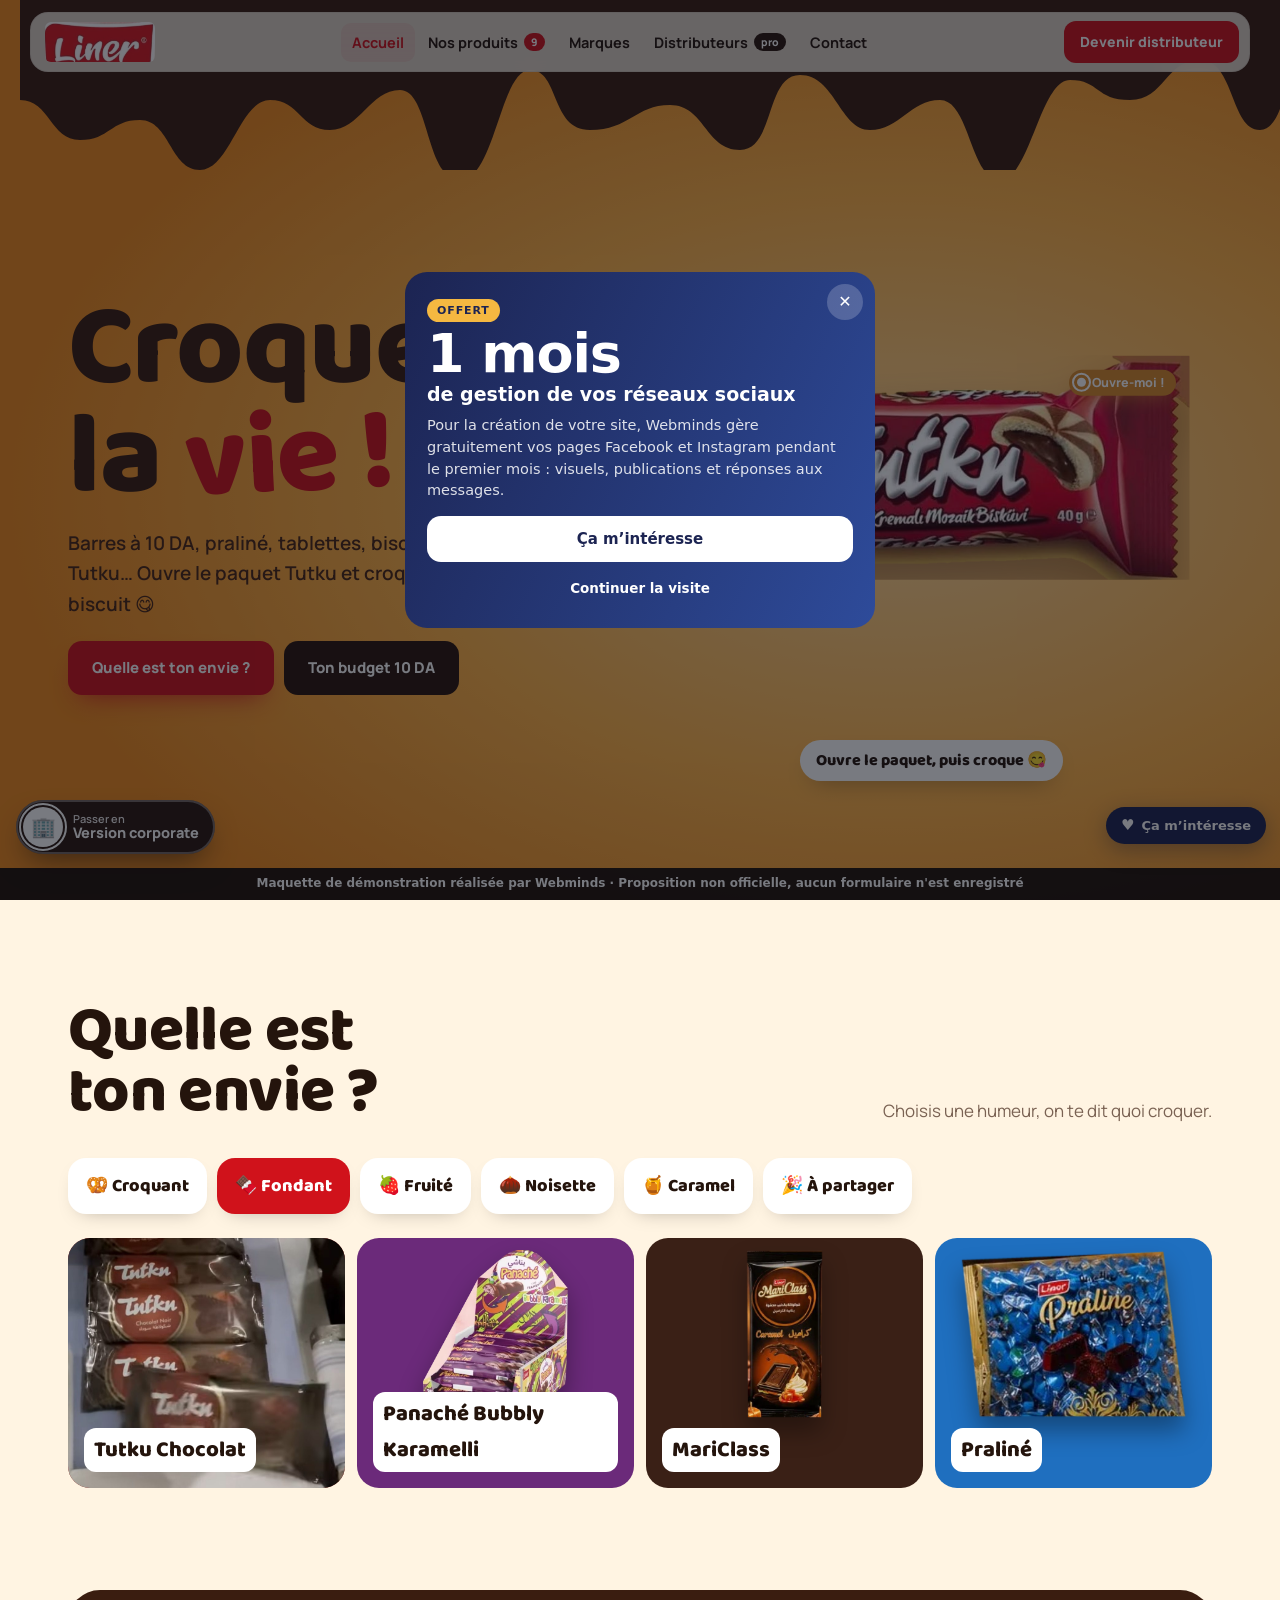
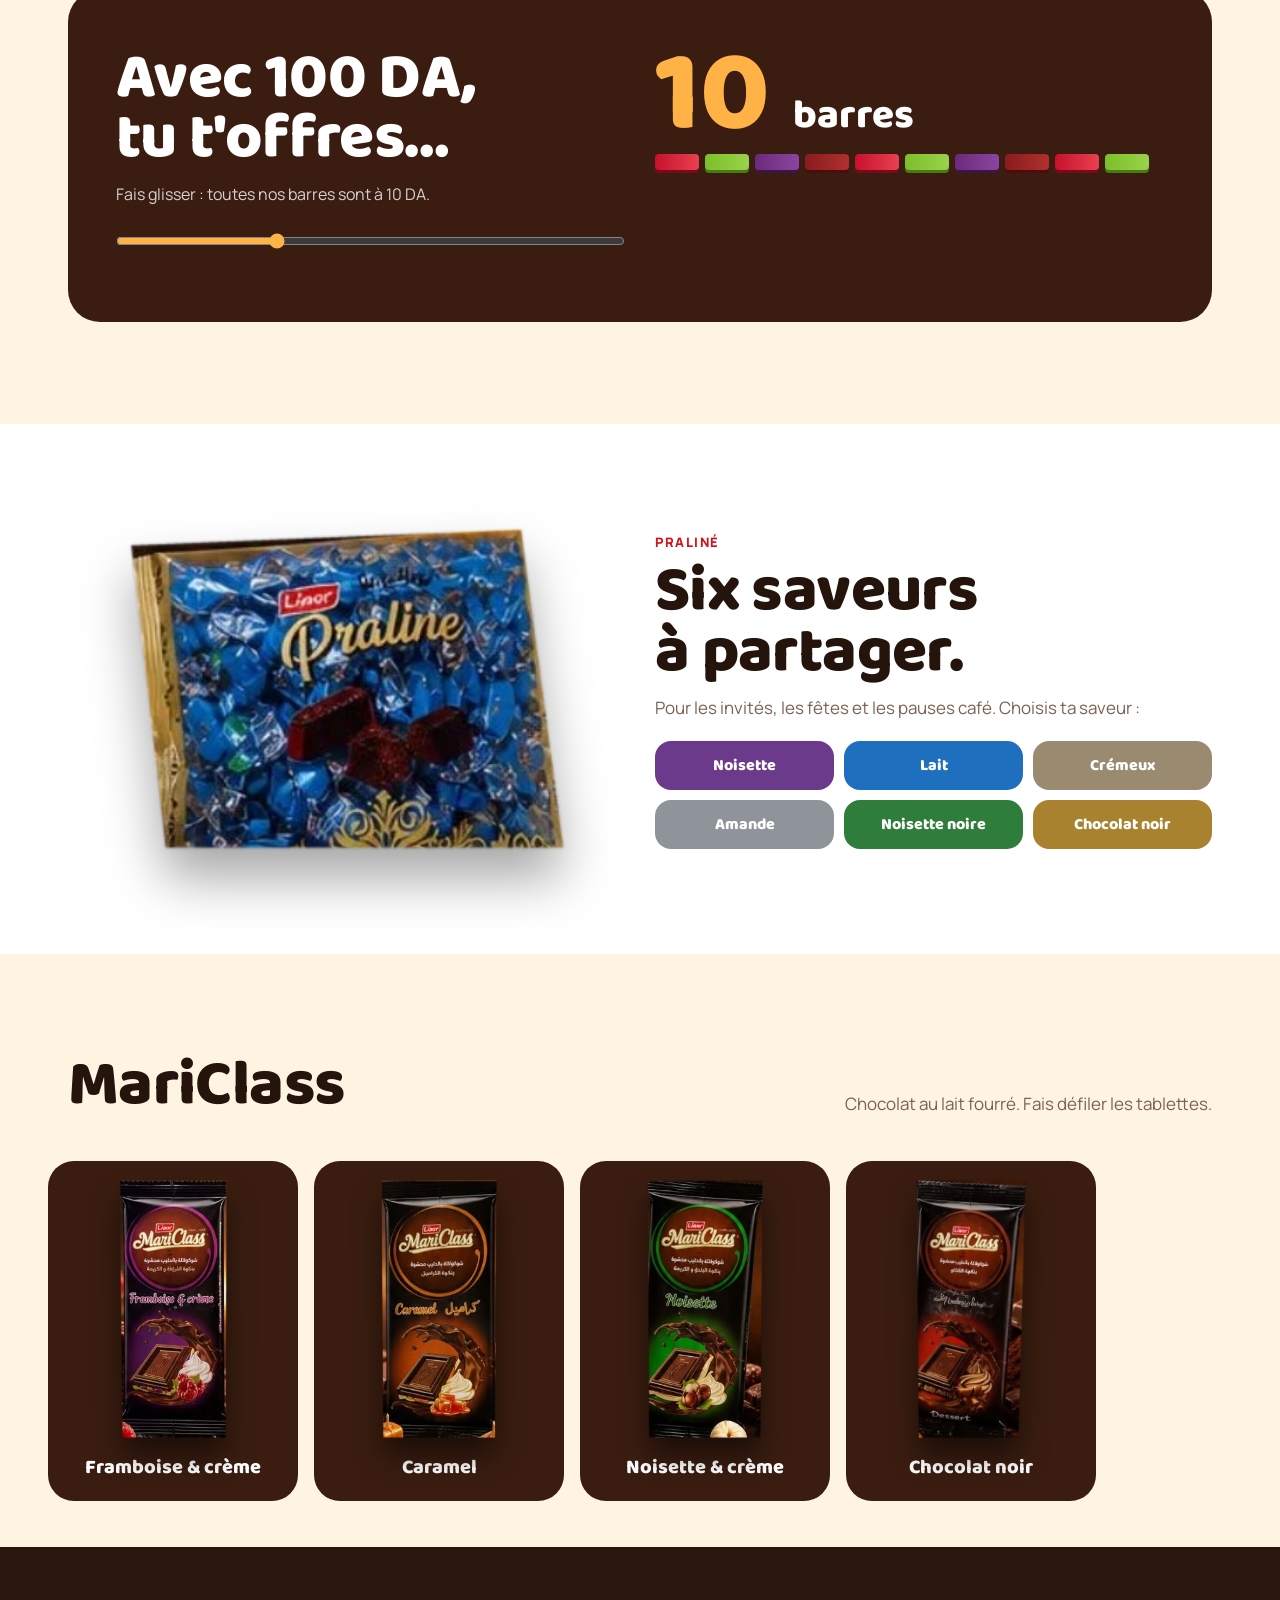
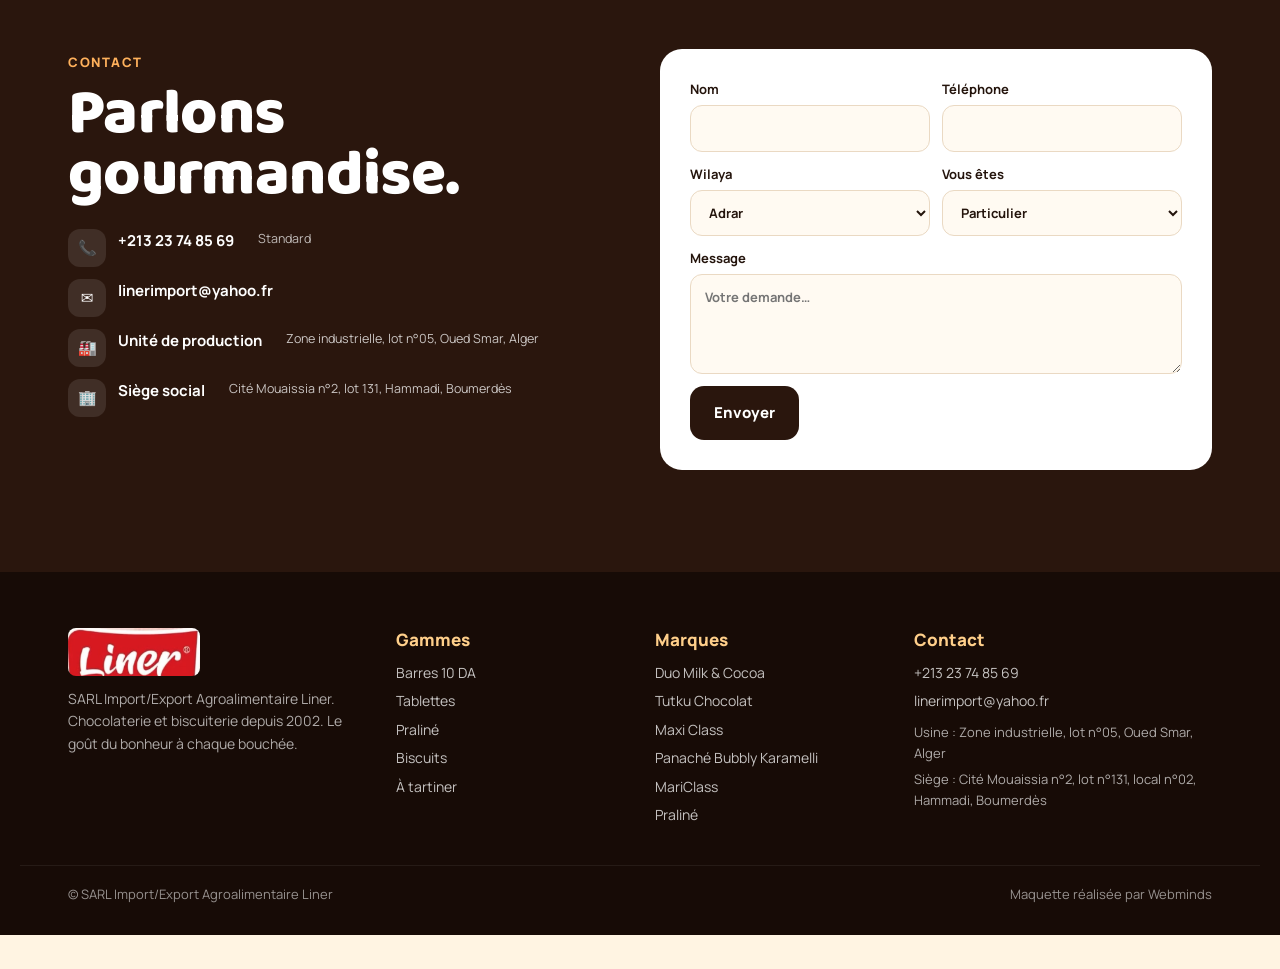
<file: fun.html>
<!DOCTYPE html><html lang="fr"><head>
<meta charset="utf-8"><meta name="viewport" content="width=device-width, initial-scale=1, viewport-fit=cover"><meta name="robots" content="noindex, nofollow"><meta name="theme-color" content="#2a160d">
<link rel="stylesheet" href="style.css"><link rel="icon" href="img/logo-liner.png">
<title>Liner — Croque la vie !</title>
<meta name="description" content="Liner version gourmande : croque les barres à l'écran, trouve ton produit selon ton envie.">
</head><body data-v="fun">
<div id="hdr"></div>
<main>
<section class="f-hero">
 <svg class="topdrip" viewBox="0 0 1440 170" preserveAspectRatio="none" aria-hidden="true"><path fill="currentColor" d="M0 0h1440v60c-30 0-40 30-60 30s-25-50-60-50-30 90-60 90-25-70-60-70-35 40-70 40-30-20-60-20-40 100-70 100-30-80-60-80-40 30-70 30-35-55-70-55-25 75-60 75-35-45-70-45-40 25-80 25-30-60-60-60-35 110-70 110-30-90-60-90-40 40-70 40-30-30-60-30-40 70-70 70-30-50-60-50-30 20-60 20-30-40-60-40V0z"/></svg>
 <div class="wrap in">
  <div><h1>Croque<br>la <span>vie !</span></h1>
   <p class="lead">Barres à 10 DA, praliné, tablettes, biscuits Tutku… Ouvre le paquet Tutku et croque le biscuit 😋</p>
   <div style="display:flex;gap:10px;flex-wrap:wrap"><a class="btn r" href="#envie">Quelle est ton envie ?</a><a class="btn c" href="#budget">Ton budget 10 DA</a></div></div>
  <div class="biteZone"><div class="stage2" id="stg2">
  <div class="cookie" id="cookie" role="button" tabindex="0" aria-label="Croquer le biscuit Tutku">
   <svg viewBox="-160 -160 320 320" aria-hidden="true"><defs><radialGradient id="sh" cx="35%" cy="30%" r="75%"><stop offset="0" stop-color="#fff" stop-opacity=".35"/><stop offset=".6" stop-color="#fff" stop-opacity="0"/><stop offset="1" stop-color="#3a1d10" stop-opacity=".35"/></radialGradient><radialGradient id="cr" cx="40%" cy="35%" r="70%"><stop offset="0" stop-color="#7a3d1c"/><stop offset="1" stop-color="#3a1a0b"/></radialGradient></defs>
    <circle r="96" fill="url(#cr)"/>
    <g id="top"><g id="wedges"></g><circle r="150" fill="url(#sh)"/><circle r="150" fill="none" stroke="#b07a42" stroke-width="4" opacity=".6"/></g>
   </svg></div>
  <div class="wrap2" id="wrapP" role="button" tabindex="0" aria-label="Ouvrir le paquet Tutku"><img class="h1" src="img/eti40.webp" alt=""><img class="h2" src="img/eti40.webp" alt="Paquet Tutku"><span class="tap tr"><i></i>Ouvre-moi !</span></div>
  <canvas id="crumbs"></canvas></div>
  <span class="count" id="cntw">Ouvre le paquet, puis croque 😋</span></div></div>
 </div>
</section>

<section id="envie"><div class="wrap">
 <div class="shead"><h2>Quelle est<br>ton envie ?</h2><p>Choisis une humeur, on te dit quoi croquer.</p></div>
 <div class="moods" id="moods"></div><div class="mres" id="mres"></div>
</div></section>

<section id="budget" style="padding-top:0"><div class="wrap"><div class="budget">
 <div><h2>Avec <span id="da">100</span> DA,<br>tu t'offres…</h2><p style="opacity:.8;margin:12px 0 18px">Fais glisser : toutes nos barres sont à 10 DA.</p><input type="range" id="rg" min="10" max="300" step="10" value="100" aria-label="Budget en dinars"></div>
 <div><div class="big"><span id="nb">10</span> <small style="font-size:.35em;color:#fff">barres</small></div><div class="bars" id="bars"></div></div>
</div></div></section>

<section style="background:#fff"><div class="wrap prz">
 <div class="bag"><img id="bag" src="img/pr-lait.webp" alt="Sachet Praliné"></div>
 <div><span class="kick">Praliné</span><h2 style="margin-top:8px">Six saveurs<br>à partager.</h2><p style="color:var(--mut);font-size:17px;margin-top:10px">Pour les invités, les fêtes et les pauses café. Choisis ta saveur :</p><div class="flav" id="flav"></div></div>
</div></section>

<section style="padding-bottom:20px"><div class="wrap"><div class="shead"><h2>MariClass</h2><p>Chocolat au lait fourré. Fais défiler les tablettes.</p></div></div>
 <div class="mcs" id="mcs"></div>
</section>
<section class="contact" id="contact"><div class="wrap cg">
 <div><span class="kick" style="color:#ffb15c">Contact</span><h2 style="margin-top:10px">Parlons<br>gourmandise.</h2>
  <div class="ci">
   <a href="tel:+21323748569"><span>📞</span><div><b>+213 23 74 85 69</b><br><small style="opacity:.7">Standard</small></div></a>
   <a href="mailto:linerimport@yahoo.fr"><span>✉️</span><div><b>linerimport@yahoo.fr</b></div></a>
   <div><span>🏭</span><div><b>Unité de production</b><br><small style="opacity:.75">Zone industrielle, lot n°05, Oued Smar, Alger</small></div></div>
   <div><span>🏢</span><div><b>Siège social</b><br><small style="opacity:.75">Cité Mouaissia n°2, lot 131, Hammadi, Boumerdès</small></div></div>
  </div></div>
 <form class="f" id="cform">
  <label>Nom<input required autocomplete="name"></label><label>Téléphone<input type="tel" required autocomplete="tel"></label>
  <label>Wilaya<select id="cw"></select></label><label>Vous êtes<select><option>Particulier</option><option>Épicerie / supérette</option><option>Grossiste / distributeur</option><option>Grande surface</option></select></label>
  <label class="full">Message<textarea placeholder="Votre demande…"></textarea></label>
  <button class="btn c" type="submit">Envoyer</button>
 </form></div></section>
</main>
<div id="ftr"></div>
<script src="data.js"></script><script src="core.js"></script>
<script>
// unwrap + bite
const W=document.getElementById('wedges');let w='';for(let i=0;i<12;i++){const a0=i*Math.PI/6,a1=(i+1)*Math.PI/6,r=150;w+='<path d="M0 0 L'+(r*Math.cos(a0)).toFixed(1)+' '+(r*Math.sin(a0)).toFixed(1)+' A'+r+' '+r+' 0 0 1 '+(r*Math.cos(a1)).toFixed(1)+' '+(r*Math.sin(a1)).toFixed(1)+'Z" fill="'+(i%2?'#6b3a1e':'#ecc98f')+'"/>'}W.innerHTML=w;
const stg=document.getElementById('stg2'),wp=document.getElementById('wrapP'),ck=document.getElementById('cookie'),topG=document.getElementById('top'),cv=document.getElementById('crumbs'),cx=cv.getContext('2d'),cw=document.getElementById('cntw');
let bites=[],cnt=0,parts=[],opened=false;
function sizeC(){const r=cv.getBoundingClientRect();cv.width=r.width;cv.height=r.height}sizeC();addEventListener('resize',sizeC);
function crumbs(x,y,n){const cr=cv.getBoundingClientRect();for(let i=0;i<n;i++)parts.push({x:x-cr.left,y:y-cr.top,vx:(Math.random()-.5)*8,vy:-Math.random()*6-1,r:2+Math.random()*4,c:['#6b3a1e','#ecc98f','#3a1d10','#d9a066'][i%4],l:70})}
function open(){if(opened)return;opened=true;stg.classList.add('open');const r=wp.getBoundingClientRect();crumbs(r.left+r.width/2,r.top+r.height/2,14);cw.innerHTML='Touche le biscuit pour le croquer · Bouchées : <b id="cnt">0</b>';if(navigator.vibrate)navigator.vibrate(20)}
function bite(e){if(!opened)return;const svg=ck.querySelector('svg'),r=svg.getBoundingClientRect();let px=e&&e.clientX?e.clientX:r.left+r.width*(.25+Math.random()*.5),py=e&&e.clientY?e.clientY:r.top+r.height*(.25+Math.random()*.5);
 // snap bite toward the edge so it looks like a real bite
 let nx=(px-r.left)/r.width*320-160,ny=(py-r.top)/r.height*320-160;const d=Math.hypot(nx,ny)||1;if(bites.length<2||Math.random()<.6){const k=Math.max(d,120)/d;nx*=k;ny*=k}
 const s=46+Math.random()*12;[[0,0],[s*.75,-s*.35],[-s*.75,-s*.3]].forEach(([dx,dy])=>{const ang=Math.atan2(ny,nx);const rx=dx*Math.cos(ang+Math.PI/2)-dy*Math.sin(ang+Math.PI/2),ry=dx*Math.sin(ang+Math.PI/2)+dy*Math.cos(ang+Math.PI/2);bites.push([nx+rx*.6,ny+ry*.6,s])});
 let mk=document.getElementById('bm');if(!mk){mk=document.createElementNS('http://www.w3.org/2000/svg','mask');mk.id='bm';mk.innerHTML='<rect x="-160" y="-160" width="320" height="320" fill="#fff"/>';svg.querySelector('defs').appendChild(mk);topG.setAttribute('mask','url(#bm)');svg.querySelector('circle').setAttribute('mask','url(#bm2)')}
 bites.slice(-3).forEach(b=>{const c=document.createElementNS('http://www.w3.org/2000/svg','circle');c.setAttribute('cx',b[0]);c.setAttribute('cy',b[1]);c.setAttribute('r',b[2]);c.setAttribute('fill','#000');mk.appendChild(c)});
 let mk2=document.getElementById('bm2');if(!mk2){mk2=document.createElementNS('http://www.w3.org/2000/svg','mask');mk2.id='bm2';mk2.innerHTML='<rect x="-160" y="-160" width="320" height="320" fill="#fff"/>';svg.querySelector('defs').appendChild(mk2)}
 bites.slice(-3).forEach(b=>{const c=document.createElementNS('http://www.w3.org/2000/svg','circle');c.setAttribute('cx',b[0]*1.08);c.setAttribute('cy',b[1]*1.08);c.setAttribute('r',b[2]*.82);c.setAttribute('fill','#000');mk2.appendChild(c)});
 cnt++;const ce=document.getElementById('cnt');if(ce)ce.textContent=cnt;crumbs(px,py,26);if(navigator.vibrate)navigator.vibrate(12);
 ck.classList.remove('chomp');void ck.offsetWidth;ck.classList.add('chomp');
 if(bites.length>=18){setTimeout(()=>{ck.classList.add('gone');cw.innerHTML='Miam ! <a href="#envie" style="text-decoration:underline">Un autre ?</a> 🍪';setTimeout(reset,1600)},300)}}
function reset(){bites=[];['bm','bm2'].forEach(i=>document.getElementById(i)?.remove());topG.removeAttribute('mask');ck.querySelector('svg circle').removeAttribute('mask');ck.classList.remove('gone');stg.classList.remove('open');opened=false;cw.textContent='Ouvre le paquet, puis croque 😋'}
wp.addEventListener('click',open);wp.addEventListener('keydown',e=>{if(e.key==='Enter'||e.key===' '){e.preventDefault();open()}});
ck.addEventListener('click',bite);ck.addEventListener('keydown',e=>{if(e.key==='Enter'||e.key===' '){e.preventDefault();bite()}});
(function loop(){cx.clearRect(0,0,cv.width,cv.height);parts=parts.filter(p=>p.l>0);parts.forEach(p=>{p.vy+=.3;p.x+=p.vx;p.y+=p.vy;p.l--;cx.globalAlpha=Math.min(1,p.l/30);cx.fillStyle=p.c;cx.beginPath();cx.arc(p.x,p.y,p.r,0,7);cx.fill()});requestAnimationFrame(loop)})();
// moods
const mo=document.getElementById('moods');mo.innerHTML=MOODS.map(m=>'<button type="button" data-m="'+m[0]+'">'+m[2]+' '+m[1]+'</button>').join('');
function showMood(m){mo.querySelectorAll('button').forEach(b=>b.classList.toggle('on',b.dataset.m===m));document.getElementById('mres').innerHTML=ORDER.filter(k=>P[k].mood.includes(m)).slice(0,4).map(k=>'<a href="produit.html?p='+k+'" style="--c:'+P[k].c+'"><div class="im">'+pimg(k)+'</div><b>'+P[k].name+'</b></a>').join('')}
mo.onclick=e=>{const b=e.target.closest('button');if(b)showMood(b.dataset.m)};showMood('fondant');
// budget
const rg=document.getElementById('rg');function bud(){const v=+rg.value,n=v/10;document.getElementById('da').textContent=v;document.getElementById('nb').textContent=n;document.getElementById('bars').innerHTML='<i></i>'.repeat(n)}rg.oninput=bud;bud();
// praline
const PF=[['Noisette','#6b3a8a'],['Lait','#1f6fbf'],['Crémeux','#9a8a70'],['Amande','#8f949a'],['Noisette noire','#2e7d3a'],['Chocolat noir','#a8822f']];
const fl=document.getElementById('flav');fl.innerHTML=PF.map((f,i)=>'<button type="button" data-i="'+i+'" style="background:'+f[1]+'">'+f[0]+'</button>').join('');
fl.onclick=e=>{const b=e.target.closest('button');if(!b)return;const i=+b.dataset.i,bg=document.getElementById('bag');fl.querySelectorAll('button').forEach(x=>x.classList.toggle('on',x===b));bg.classList.add('spin');setTimeout(()=>{bg.src=P.praline.imgs[i];bg.classList.remove('spin')},300)};
document.getElementById('mcs').innerHTML=P.mariclass.imgs.map((s,i)=>'<a href="produit.html?p=mariclass"><img src="'+s+'" alt="MariClass '+P.mariclass.var[i]+'" loading="lazy"><b>'+P.mariclass.var[i]+'</b></a>').join('');
contactInit();reveal();
</script><script data-wml>(function(){if(window.__wmL)return;window.__wmL=1;
var C={"p": "Liner", "mail": null, "wa": "213797372452", "v": [["/", "Version corporate", "Claire et rassurante"]]};
function ready(f){document.readyState==='loading'?document.addEventListener('DOMContentLoaded',f):f()}
ready(function(){
var css='.wmL-b{position:fixed;right:14px;bottom:calc(56px + env(safe-area-inset-bottom));z-index:2147483000;border:0;border-radius:999px;background:#1C2452;color:#fff;font:700 13px/1 system-ui,-apple-system,Segoe UI,Roboto,sans-serif;padding:11px 15px;box-shadow:0 6px 22px rgba(20,30,60,.35);cursor:pointer;display:flex;align-items:center;gap:7px}'
+'@media(max-width:520px){.wmL-b{bottom:calc(112px + env(safe-area-inset-bottom));font-size:12.5px;padding:10px 13px}}'
+'.wmL-m{position:fixed;inset:0;z-index:2147483001;background:rgba(10,14,25,.55);display:none;align-items:flex-end;justify-content:center;font-family:system-ui,-apple-system,Segoe UI,Roboto,sans-serif}.wmL-m.on{display:flex}@media(min-width:700px){.wmL-m{align-items:center;padding:20px}}'
+'.wmL-x{box-sizing:border-box;position:relative;background:#fff;color:#1C2452;width:100%;max-width:470px;max-height:92vh;overflow:auto;border-radius:22px 22px 0 0;padding:24px 22px calc(22px + env(safe-area-inset-bottom));text-align:left}@media(min-width:700px){.wmL-x{border-radius:22px}}'
+'.wmL-x *{box-sizing:border-box}.wmL-c{position:absolute;top:12px;right:12px;width:36px;height:36px;border:0;border-radius:50%;background:#F0F2F1;font-size:16px;cursor:pointer;color:#1C2452}'
+'.wmL-x h3{font:800 26px/1.1 system-ui,-apple-system,sans-serif;margin:4px 40px 10px 0;color:inherit}.wmL-x p{margin:0 0 14px;line-height:1.5;font-size:14.5px;opacity:.85}'
+'.wmL-o{background:linear-gradient(115deg,#1C2452,#2E4B9A);color:#fff}.wmL-o .wmL-c{background:rgba(255,255,255,.2);color:#fff}.wmL-big{font:900 54px/.95 system-ui,-apple-system,sans-serif;letter-spacing:-.02em;margin:6px 0 2px}.wmL-big small{display:block;font-size:19px;font-weight:700;letter-spacing:0;margin-top:6px}'
+'.wmL-tag{display:inline-block;background:#F5B841;color:#1C2452;font:800 11px system-ui,sans-serif;letter-spacing:.08em;border-radius:999px;padding:5px 10px}'
+'.wmL-btn{display:flex;align-items:center;justify-content:center;width:100%;border:0;border-radius:14px;padding:14px;font:800 15px system-ui,-apple-system,sans-serif;cursor:pointer;margin-top:8px}.wmL-w{background:#fff;color:#1C2452}.wmL-g{background:#1FAF55;color:#fff}.wmL-n{background:#1C2452;color:#fff}.wmL-l{background:transparent;color:inherit;font-weight:600;font-size:13.5px;padding:10px}'
+'.wmL-s{font:700 11.5px system-ui,sans-serif;text-transform:uppercase;letter-spacing:.06em;opacity:.6;margin:12px 0 8px}.wmL-ch{display:grid;gap:8px}.wmL-ch label{display:flex;align-items:center;gap:10px;border:1.5px solid #E2E6E3;border-radius:12px;padding:11px 12px;cursor:pointer;font-size:14px;font-weight:600}.wmL-ch label small{display:block;font-weight:500;opacity:.65;font-size:12px}.wmL-ch input{width:18px;height:18px;flex:none;accent-color:#1FAF55}'
+'.wmL-f{display:grid;gap:8px;margin:12px 0 6px}.wmL-f input{border:1.5px solid #E2E6E3;border-radius:12px;padding:12px;font:500 16px system-ui,sans-serif;color:#1C2452;background:#fff;-webkit-user-select:text!important;user-select:text!important;width:100%}'
+'.wmL-ok{text-align:center}.wmL-ok i{display:grid;place-items:center;width:64px;height:64px;margin:6px auto 12px;border-radius:50%;background:#E8F7EE;color:#1FAF55;font-style:normal;font-size:30px}';
var st=document.createElement('style');st.textContent=css;document.head.appendChild(st);
function ss(k,v){try{if(v===undefined)return sessionStorage.getItem(k);sessionStorage.setItem(k,v)}catch(e){}}
var p=location.pathname,cur=0;C.v.forEach(function(v,i){if(v[0]!=='/'&&p.indexOf(v[0])===0)cur=i});
var off=document.createElement('div');off.className='wmL-m';off.innerHTML='<div class="wmL-x wmL-o" role="dialog" aria-modal="true"><button class="wmL-c" type="button" aria-label="Fermer">✕</button><span class="wmL-tag">OFFERT</span><div class="wmL-big">1 mois<small>de gestion de vos réseaux sociaux</small></div><p style="margin-top:12px">Pour la création de votre site, Webminds gère gratuitement vos pages Facebook et Instagram pendant le premier mois : visuels, publications et réponses aux messages.</p><button class="wmL-btn wmL-w" type="button" data-i>Ça m’intéresse</button><button class="wmL-btn wmL-l" type="button" data-c>Continuer la visite</button></div>';
var ch='';C.v.forEach(function(v,i){ch+='<label><input type="radio" name="wmLv" value="'+v[1]+'"'+(i===cur?' checked':'')+'><span>'+v[1]+(v[2]?'<small>'+v[2]+'</small>':'')+'</span></label>'});
var it=document.createElement('div');it.className='wmL-m';it.innerHTML='<div class="wmL-x" role="dialog" aria-modal="true"><button class="wmL-c" type="button" aria-label="Fermer">✕</button><div data-s1><h3>Cette maquette vous plaît ?</h3><p>Choisissez la version qui vous intéresse : Webminds vous recontacte pour vous la présenter.</p>'+(C.v.length>1?'<div class="wmL-s">La version préférée</div><div class="wmL-ch">'+ch+'</div>':'')+'<div class="wmL-s">En plus</div><div class="wmL-ch"><label><input type="checkbox" value="Gestion des réseaux sociaux (1 mois offert)"><span>Réseaux sociaux<small>1 mois de gestion offert avec le site</small></span></label></div><div class="wmL-f"><input name="n" placeholder="Votre nom" autocomplete="name"><input name="t" type="tel" inputmode="tel" placeholder="Votre téléphone (facultatif)" autocomplete="tel"></div><button class="wmL-btn wmL-g" type="button" data-w>Envoyer sur WhatsApp</button>'+(C.mail?'<button class="wmL-btn wmL-l" type="button" data-e>Envoyer par e-mail</button>':'')+'</div><div class="wmL-ok" data-s2 hidden><i>✓</i><h3 style="margin:0 0 8px">Merci !</h3><p>Votre choix a bien été transmis à Webminds. Nous vous recontactons très vite.</p><button class="wmL-btn wmL-n" type="button" data-c>Continuer la visite</button></div></div>';
document.body.appendChild(off);document.body.appendChild(it);
var b=document.createElement('button');b.type='button';b.className='wmL-b';b.innerHTML='<b style="font-size:15px">♥</b>Ça m’intéresse';document.body.appendChild(b);
function op(m){off.classList.remove('on');it.classList.remove('on');m.classList.add('on')}
[off,it].forEach(function(m){m.addEventListener('click',function(e){if(e.target===m||e.target.closest('.wmL-c')||e.target.closest('[data-c]'))m.classList.remove('on')})});
b.onclick=function(){op(it)};off.querySelector('[data-i]').onclick=function(){op(it)};
function msg(){var v=(it.querySelector('input[name=wmLv]:checked')||{}).value||C.v[cur][1],x=[].map.call(it.querySelectorAll('input[type=checkbox]:checked'),function(c){return c.value}),n=it.querySelector('[name=n]').value.trim(),t=it.querySelector('[name=t]').value.trim();
 return{v:v,x:x,n:n,t:t,txt:'Bonjour Webminds, la maquette '+C.p+' m’intéresse.\nVersion préférée : '+v+(x.length?'\nEn plus : '+x.join(', '):'')+(n?'\nNom : '+n:'')+(t?'\nTéléphone : '+t:'')+'\nLien : '+location.origin+C.v[cur][0]}}
function mail(m){if(!C.mail)return;try{fetch('https://formsubmit.co/ajax/'+C.mail,{method:'POST',keepalive:true,headers:{'Content-Type':'application/json','Accept':'application/json'},body:JSON.stringify({_subject:'Maquette '+C.p+' : intéressé ('+m.v+')',Prospect:C.p,Version:m.v,Options:m.x.join(', ')||'-',Nom:m.n||'-',Telephone:m.t||'-',Lien:location.origin+C.v[cur][0],_template:'table',_captcha:'false'})}).catch(function(){})}catch(e){}}
function done(){it.querySelector('[data-s1]').hidden=true;it.querySelector('[data-s2]').hidden=false;ss('wmL-sent','1')}
it.querySelector('[data-w]').onclick=function(){var m=msg();mail(m);done();location.href='https://wa.me/'+C.wa+'?text='+encodeURIComponent(m.txt)};
var e=it.querySelector('[data-e]');if(e)e.onclick=function(){mail(msg());done()};
var sh=ss('wmL-off');addEventListener('scroll',function(){var r=(scrollY+innerHeight)/document.documentElement.scrollHeight;
 if(!sh&&scrollY>500&&r>.3){sh=1;ss('wmL-off','1');op(off)}
 if(!ss('wmL-it')&&!ss('wmL-sent')&&sh&&r>.92&&!off.classList.contains('on')){ss('wmL-it','1');op(it)}},{passive:true});
});})();
</script></body></html>
</file>
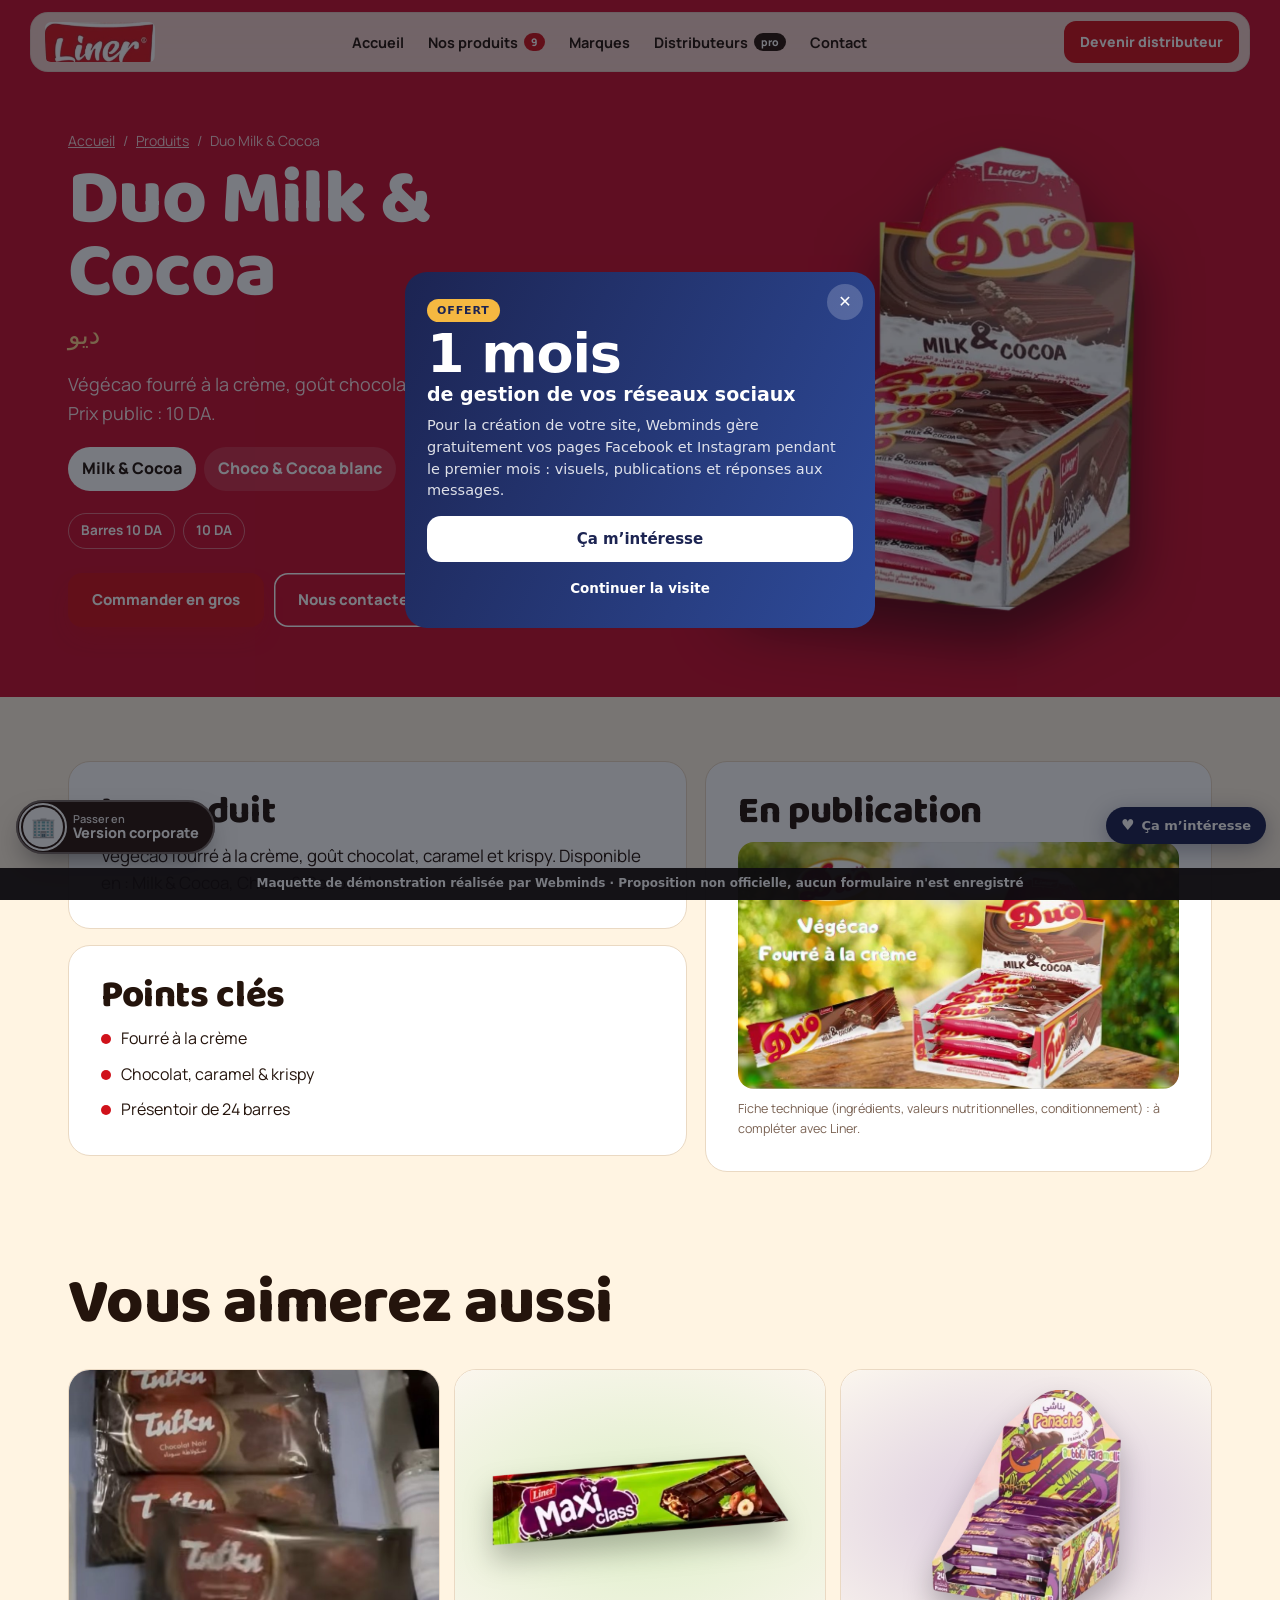
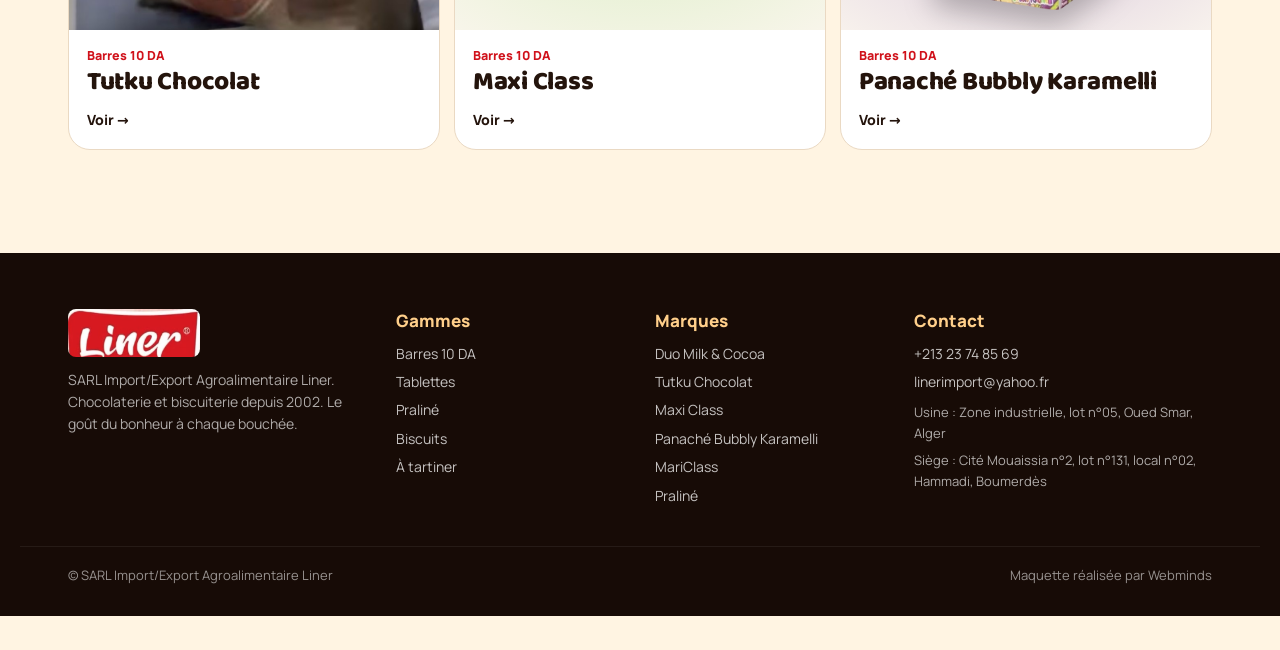
<file: produit.html>
<!DOCTYPE html><html lang="fr"><head>
<meta charset="utf-8"><meta name="viewport" content="width=device-width, initial-scale=1, viewport-fit=cover"><meta name="robots" content="noindex, nofollow"><meta name="theme-color" content="#2a160d">
<link rel="stylesheet" href="style.css"><link rel="icon" href="img/logo-liner.png">
<title>Fiche produit — Liner</title></head><body data-v="auto">
<div id="hdr"></div><main>
<section class="p-hero" id="ph"><div class="wrap in"><div>
 <nav class="crumb"><a id="hm" href="index.html">Accueil</a><span>/</span><a href="produits.html">Produits</a><span>/</span><span id="cb"></span></nav>
 <h1 id="pn"></h1><div class="ar" id="pa"></div><p class="lead" id="pl"></p>
 <div class="vars" id="vars"></div><div class="chips" id="pc" style="margin-bottom:24px"></div>
 <div style="display:flex;gap:10px;flex-wrap:wrap"><a class="btn r" href="distributeurs.html">Commander en gros</a><a class="btn o" id="ask" href="#">Nous contacter</a></div></div>
 <div class="stage" id="stg"></div></div></section>
<section style="padding-top:clamp(40px,5vw,70px)"><div class="wrap pgrid">
 <div><div class="panel rv"><h2>Le produit</h2><p id="pd" style="font-size:17px"></p></div><div class="panel rv"><h2>Points clés</h2><ul id="pk"></ul></div></div>
 <div class="panel rv"><h2>En publication</h2><img id="cp" alt="" style="border-radius:16px" loading="lazy"><p class="note">Fiche technique (ingrédients, valeurs nutritionnelles, conditionnement) : à compléter avec Liner.</p></div>
</div></section>
<section style="padding-top:0"><div class="wrap"><div class="shead"><h2>Vous aimerez aussi</h2></div><div class="rel" id="rel"></div></div></section>
</main><div id="ftr"></div>
<script src="data.js"></script><script src="core.js"></script>
<script>
const q=new URLSearchParams(location.search).get('p'),k=P[q]?q:'duo',p=P[k];document.title=p.name+' — Liner';
document.getElementById('hm').href=HOME;document.getElementById('ask').href=HOME+'#contact';document.getElementById('ph').style.setProperty('--c',p.c);
document.getElementById('cb').textContent=p.name;document.getElementById('pn').textContent=p.name;document.getElementById('pa').textContent=p.ar;
document.getElementById('pl').textContent=p.short+(p.price?' Prix public : '+p.price+'.':'');
document.getElementById('stg').innerHTML=pimg(k,p.imgs?0:null);
document.getElementById('vars').innerHTML=p.var.map((v,i)=>'<button type="button" data-i="'+i+'" class="'+(i===0?'on':'')+'">'+v+'</button>').join('');
document.getElementById('vars').onclick=e=>{const b=e.target.closest('button');if(!b)return;document.querySelectorAll('#vars button').forEach(x=>x.classList.toggle('on',x===b));if(p.imgs&&p.imgs[+b.dataset.i]){const im=document.querySelector('#stg img');im.style.opacity=0;setTimeout(()=>{im.src=p.imgs[+b.dataset.i];im.style.opacity=1},200)}};
document.getElementById('pc').innerHTML='<span>'+CAT[p.cat][0]+'</span>'+(p.price?'<span>'+p.price+'</span>':'');
document.getElementById('pd').textContent=p.short+' '+(p.var.length>1?'Disponible en : '+p.var.join(', ')+'.':'');
document.getElementById('pk').innerHTML=p.pts.map(t=>'<li>'+t+'</li>').join('');
const cp=document.getElementById('cp');cp.src=p.camp;cp.alt='Publication '+p.name;
document.getElementById('rel').innerHTML=ORDER.filter(x=>x!==k).sort((a,b)=>(P[b].cat===p.cat)-(P[a].cat===p.cat)).slice(0,3).map(x=>{const r=P[x];return '<a class="pc" href="produit.html?p='+x+'" style="--c:'+r.c+'"><div class="vis">'+pimg(x)+'</div><div class="tx"><small>'+CAT[r.cat][0]+'</small><h3>'+r.name+'</h3><span class="go">Voir →</span></div></a>'}).join('');
reveal();
</script><script data-wml>(function(){if(window.__wmL)return;window.__wmL=1;
var C={"p": "Liner", "mail": null, "wa": "213797372452", "v": [["/", "Version corporate", "Claire et rassurante"]]};
function ready(f){document.readyState==='loading'?document.addEventListener('DOMContentLoaded',f):f()}
ready(function(){
var css='.wmL-b{position:fixed;right:14px;bottom:calc(56px + env(safe-area-inset-bottom));z-index:2147483000;border:0;border-radius:999px;background:#1C2452;color:#fff;font:700 13px/1 system-ui,-apple-system,Segoe UI,Roboto,sans-serif;padding:11px 15px;box-shadow:0 6px 22px rgba(20,30,60,.35);cursor:pointer;display:flex;align-items:center;gap:7px}'
+'@media(max-width:520px){.wmL-b{bottom:calc(112px + env(safe-area-inset-bottom));font-size:12.5px;padding:10px 13px}}'
+'.wmL-m{position:fixed;inset:0;z-index:2147483001;background:rgba(10,14,25,.55);display:none;align-items:flex-end;justify-content:center;font-family:system-ui,-apple-system,Segoe UI,Roboto,sans-serif}.wmL-m.on{display:flex}@media(min-width:700px){.wmL-m{align-items:center;padding:20px}}'
+'.wmL-x{box-sizing:border-box;position:relative;background:#fff;color:#1C2452;width:100%;max-width:470px;max-height:92vh;overflow:auto;border-radius:22px 22px 0 0;padding:24px 22px calc(22px + env(safe-area-inset-bottom));text-align:left}@media(min-width:700px){.wmL-x{border-radius:22px}}'
+'.wmL-x *{box-sizing:border-box}.wmL-c{position:absolute;top:12px;right:12px;width:36px;height:36px;border:0;border-radius:50%;background:#F0F2F1;font-size:16px;cursor:pointer;color:#1C2452}'
+'.wmL-x h3{font:800 26px/1.1 system-ui,-apple-system,sans-serif;margin:4px 40px 10px 0;color:inherit}.wmL-x p{margin:0 0 14px;line-height:1.5;font-size:14.5px;opacity:.85}'
+'.wmL-o{background:linear-gradient(115deg,#1C2452,#2E4B9A);color:#fff}.wmL-o .wmL-c{background:rgba(255,255,255,.2);color:#fff}.wmL-big{font:900 54px/.95 system-ui,-apple-system,sans-serif;letter-spacing:-.02em;margin:6px 0 2px}.wmL-big small{display:block;font-size:19px;font-weight:700;letter-spacing:0;margin-top:6px}'
+'.wmL-tag{display:inline-block;background:#F5B841;color:#1C2452;font:800 11px system-ui,sans-serif;letter-spacing:.08em;border-radius:999px;padding:5px 10px}'
+'.wmL-btn{display:flex;align-items:center;justify-content:center;width:100%;border:0;border-radius:14px;padding:14px;font:800 15px system-ui,-apple-system,sans-serif;cursor:pointer;margin-top:8px}.wmL-w{background:#fff;color:#1C2452}.wmL-g{background:#1FAF55;color:#fff}.wmL-n{background:#1C2452;color:#fff}.wmL-l{background:transparent;color:inherit;font-weight:600;font-size:13.5px;padding:10px}'
+'.wmL-s{font:700 11.5px system-ui,sans-serif;text-transform:uppercase;letter-spacing:.06em;opacity:.6;margin:12px 0 8px}.wmL-ch{display:grid;gap:8px}.wmL-ch label{display:flex;align-items:center;gap:10px;border:1.5px solid #E2E6E3;border-radius:12px;padding:11px 12px;cursor:pointer;font-size:14px;font-weight:600}.wmL-ch label small{display:block;font-weight:500;opacity:.65;font-size:12px}.wmL-ch input{width:18px;height:18px;flex:none;accent-color:#1FAF55}'
+'.wmL-f{display:grid;gap:8px;margin:12px 0 6px}.wmL-f input{border:1.5px solid #E2E6E3;border-radius:12px;padding:12px;font:500 16px system-ui,sans-serif;color:#1C2452;background:#fff;-webkit-user-select:text!important;user-select:text!important;width:100%}'
+'.wmL-ok{text-align:center}.wmL-ok i{display:grid;place-items:center;width:64px;height:64px;margin:6px auto 12px;border-radius:50%;background:#E8F7EE;color:#1FAF55;font-style:normal;font-size:30px}';
var st=document.createElement('style');st.textContent=css;document.head.appendChild(st);
function ss(k,v){try{if(v===undefined)return sessionStorage.getItem(k);sessionStorage.setItem(k,v)}catch(e){}}
var p=location.pathname,cur=0;C.v.forEach(function(v,i){if(v[0]!=='/'&&p.indexOf(v[0])===0)cur=i});
var off=document.createElement('div');off.className='wmL-m';off.innerHTML='<div class="wmL-x wmL-o" role="dialog" aria-modal="true"><button class="wmL-c" type="button" aria-label="Fermer">✕</button><span class="wmL-tag">OFFERT</span><div class="wmL-big">1 mois<small>de gestion de vos réseaux sociaux</small></div><p style="margin-top:12px">Pour la création de votre site, Webminds gère gratuitement vos pages Facebook et Instagram pendant le premier mois : visuels, publications et réponses aux messages.</p><button class="wmL-btn wmL-w" type="button" data-i>Ça m’intéresse</button><button class="wmL-btn wmL-l" type="button" data-c>Continuer la visite</button></div>';
var ch='';C.v.forEach(function(v,i){ch+='<label><input type="radio" name="wmLv" value="'+v[1]+'"'+(i===cur?' checked':'')+'><span>'+v[1]+(v[2]?'<small>'+v[2]+'</small>':'')+'</span></label>'});
var it=document.createElement('div');it.className='wmL-m';it.innerHTML='<div class="wmL-x" role="dialog" aria-modal="true"><button class="wmL-c" type="button" aria-label="Fermer">✕</button><div data-s1><h3>Cette maquette vous plaît ?</h3><p>Choisissez la version qui vous intéresse : Webminds vous recontacte pour vous la présenter.</p>'+(C.v.length>1?'<div class="wmL-s">La version préférée</div><div class="wmL-ch">'+ch+'</div>':'')+'<div class="wmL-s">En plus</div><div class="wmL-ch"><label><input type="checkbox" value="Gestion des réseaux sociaux (1 mois offert)"><span>Réseaux sociaux<small>1 mois de gestion offert avec le site</small></span></label></div><div class="wmL-f"><input name="n" placeholder="Votre nom" autocomplete="name"><input name="t" type="tel" inputmode="tel" placeholder="Votre téléphone (facultatif)" autocomplete="tel"></div><button class="wmL-btn wmL-g" type="button" data-w>Envoyer sur WhatsApp</button>'+(C.mail?'<button class="wmL-btn wmL-l" type="button" data-e>Envoyer par e-mail</button>':'')+'</div><div class="wmL-ok" data-s2 hidden><i>✓</i><h3 style="margin:0 0 8px">Merci !</h3><p>Votre choix a bien été transmis à Webminds. Nous vous recontactons très vite.</p><button class="wmL-btn wmL-n" type="button" data-c>Continuer la visite</button></div></div>';
document.body.appendChild(off);document.body.appendChild(it);
var b=document.createElement('button');b.type='button';b.className='wmL-b';b.innerHTML='<b style="font-size:15px">♥</b>Ça m’intéresse';document.body.appendChild(b);
function op(m){off.classList.remove('on');it.classList.remove('on');m.classList.add('on')}
[off,it].forEach(function(m){m.addEventListener('click',function(e){if(e.target===m||e.target.closest('.wmL-c')||e.target.closest('[data-c]'))m.classList.remove('on')})});
b.onclick=function(){op(it)};off.querySelector('[data-i]').onclick=function(){op(it)};
function msg(){var v=(it.querySelector('input[name=wmLv]:checked')||{}).value||C.v[cur][1],x=[].map.call(it.querySelectorAll('input[type=checkbox]:checked'),function(c){return c.value}),n=it.querySelector('[name=n]').value.trim(),t=it.querySelector('[name=t]').value.trim();
 return{v:v,x:x,n:n,t:t,txt:'Bonjour Webminds, la maquette '+C.p+' m’intéresse.\nVersion préférée : '+v+(x.length?'\nEn plus : '+x.join(', '):'')+(n?'\nNom : '+n:'')+(t?'\nTéléphone : '+t:'')+'\nLien : '+location.origin+C.v[cur][0]}}
function mail(m){if(!C.mail)return;try{fetch('https://formsubmit.co/ajax/'+C.mail,{method:'POST',keepalive:true,headers:{'Content-Type':'application/json','Accept':'application/json'},body:JSON.stringify({_subject:'Maquette '+C.p+' : intéressé ('+m.v+')',Prospect:C.p,Version:m.v,Options:m.x.join(', ')||'-',Nom:m.n||'-',Telephone:m.t||'-',Lien:location.origin+C.v[cur][0],_template:'table',_captcha:'false'})}).catch(function(){})}catch(e){}}
function done(){it.querySelector('[data-s1]').hidden=true;it.querySelector('[data-s2]').hidden=false;ss('wmL-sent','1')}
it.querySelector('[data-w]').onclick=function(){var m=msg();mail(m);done();location.href='https://wa.me/'+C.wa+'?text='+encodeURIComponent(m.txt)};
var e=it.querySelector('[data-e]');if(e)e.onclick=function(){mail(msg());done()};
var sh=ss('wmL-off');addEventListener('scroll',function(){var r=(scrollY+innerHeight)/document.documentElement.scrollHeight;
 if(!sh&&scrollY>500&&r>.3){sh=1;ss('wmL-off','1');op(off)}
 if(!ss('wmL-it')&&!ss('wmL-sent')&&sh&&r>.92&&!off.classList.contains('on')){ss('wmL-it','1');op(it)}},{passive:true});
});})();
</script></body></html>
</file>
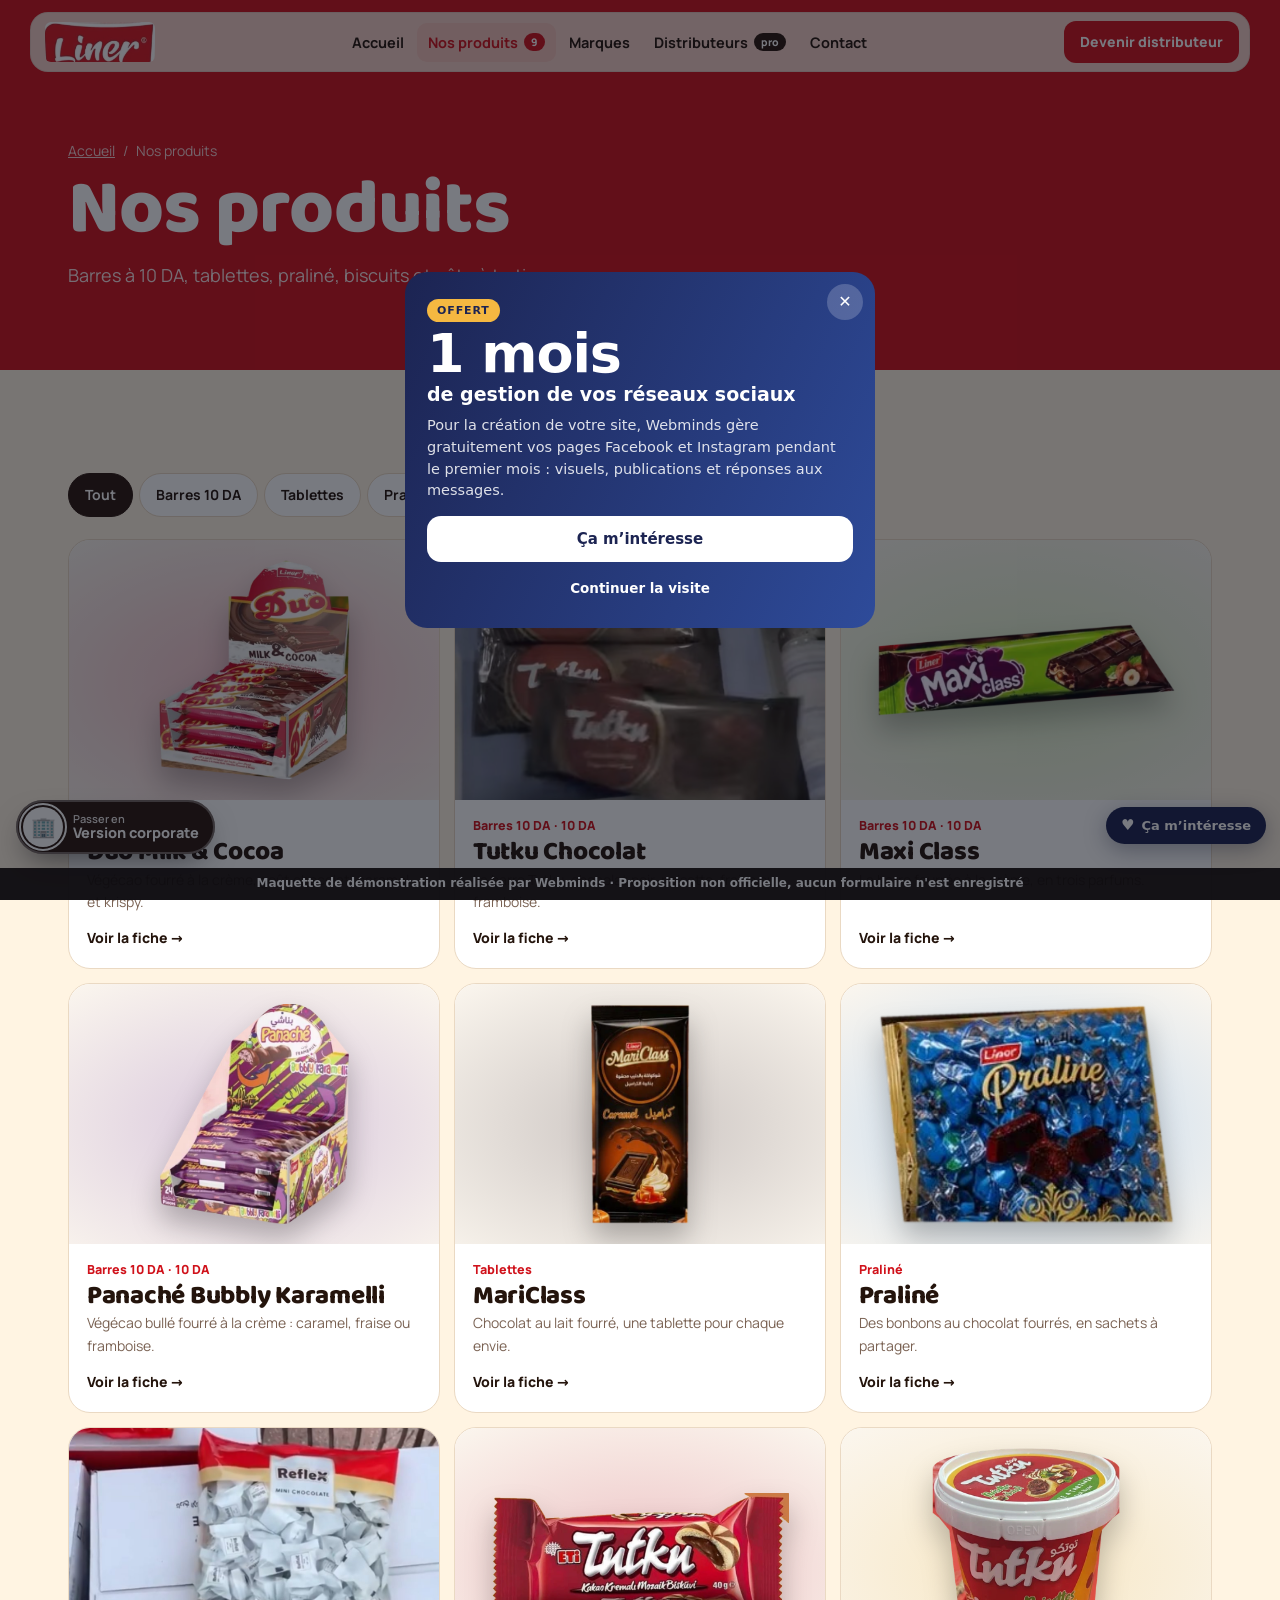
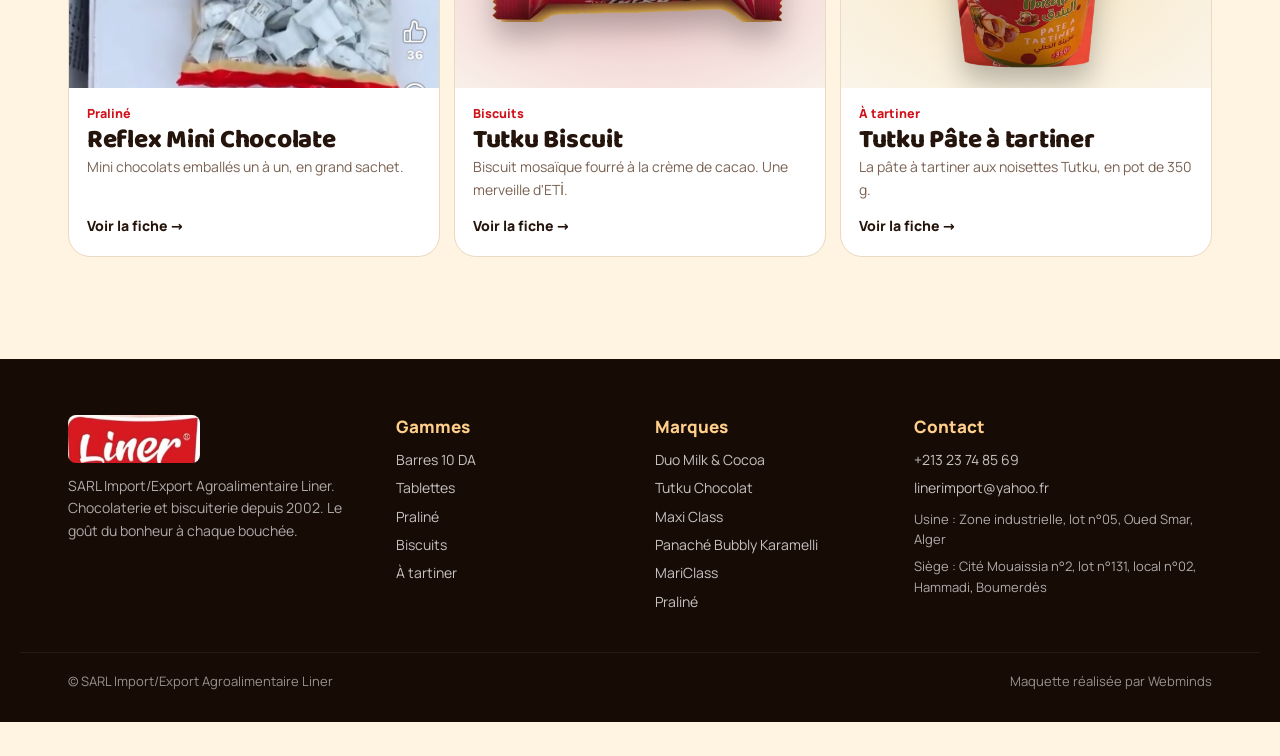
<file: produits.html>
<!DOCTYPE html><html lang="fr"><head>
<meta charset="utf-8"><meta name="viewport" content="width=device-width, initial-scale=1, viewport-fit=cover"><meta name="robots" content="noindex, nofollow"><meta name="theme-color" content="#2a160d">
<link rel="stylesheet" href="style.css"><link rel="icon" href="img/logo-liner.png">
<title>Nos produits — Liner</title></head><body data-v="auto">
<div id="hdr"></div><main>
<section class="p-hero" style="--c:#d0121b"><div class="wrap" style="padding-block:140px 60px"><nav class="crumb"><a id="hm" href="index.html">Accueil</a><span>/</span><span>Nos produits</span></nav><h1>Nos produits</h1><p class="lead">Barres à 10 DA, tablettes, praliné, biscuits et pâte à tartiner.</p></div></section>
<section><div class="wrap"><div class="filters" id="fl"></div><div class="grid" id="grid"></div></div></section>
</main><div id="ftr"></div>
<script src="data.js"></script><script src="core.js"></script>
<script>
document.getElementById('hm').href=HOME;let cat=new URLSearchParams(location.search).get('cat');if(!CAT[cat])cat='all';const fl=document.getElementById('fl');
function draw(){fl.innerHTML=[['all','Tout']].concat(Object.keys(CAT).map(c=>[c,CAT[c][0]])).map(x=>'<button type="button" data-c="'+x[0]+'" class="'+(x[0]===cat?'on':'')+'">'+x[1]+'</button>').join('');
document.getElementById('grid').innerHTML=ORDER.filter(k=>cat==='all'||P[k].cat===cat).map(k=>{const p=P[k];return '<a class="pc" href="produit.html?p='+k+'" style="--c:'+p.c+'"><div class="vis">'+pimg(k)+'</div><div class="tx"><small>'+CAT[p.cat][0]+(p.price?' · '+p.price:'')+'</small><h3>'+p.name+'</h3><p>'+p.short+'</p><span class="go">Voir la fiche →</span></div></a>'}).join('')}
fl.onclick=e=>{const b=e.target.closest('button');if(b){cat=b.dataset.c;draw()}};draw();
</script><script data-wml>(function(){if(window.__wmL)return;window.__wmL=1;
var C={"p": "Liner", "mail": null, "wa": "213797372452", "v": [["/", "Version corporate", "Claire et rassurante"]]};
function ready(f){document.readyState==='loading'?document.addEventListener('DOMContentLoaded',f):f()}
ready(function(){
var css='.wmL-b{position:fixed;right:14px;bottom:calc(56px + env(safe-area-inset-bottom));z-index:2147483000;border:0;border-radius:999px;background:#1C2452;color:#fff;font:700 13px/1 system-ui,-apple-system,Segoe UI,Roboto,sans-serif;padding:11px 15px;box-shadow:0 6px 22px rgba(20,30,60,.35);cursor:pointer;display:flex;align-items:center;gap:7px}'
+'@media(max-width:520px){.wmL-b{bottom:calc(112px + env(safe-area-inset-bottom));font-size:12.5px;padding:10px 13px}}'
+'.wmL-m{position:fixed;inset:0;z-index:2147483001;background:rgba(10,14,25,.55);display:none;align-items:flex-end;justify-content:center;font-family:system-ui,-apple-system,Segoe UI,Roboto,sans-serif}.wmL-m.on{display:flex}@media(min-width:700px){.wmL-m{align-items:center;padding:20px}}'
+'.wmL-x{box-sizing:border-box;position:relative;background:#fff;color:#1C2452;width:100%;max-width:470px;max-height:92vh;overflow:auto;border-radius:22px 22px 0 0;padding:24px 22px calc(22px + env(safe-area-inset-bottom));text-align:left}@media(min-width:700px){.wmL-x{border-radius:22px}}'
+'.wmL-x *{box-sizing:border-box}.wmL-c{position:absolute;top:12px;right:12px;width:36px;height:36px;border:0;border-radius:50%;background:#F0F2F1;font-size:16px;cursor:pointer;color:#1C2452}'
+'.wmL-x h3{font:800 26px/1.1 system-ui,-apple-system,sans-serif;margin:4px 40px 10px 0;color:inherit}.wmL-x p{margin:0 0 14px;line-height:1.5;font-size:14.5px;opacity:.85}'
+'.wmL-o{background:linear-gradient(115deg,#1C2452,#2E4B9A);color:#fff}.wmL-o .wmL-c{background:rgba(255,255,255,.2);color:#fff}.wmL-big{font:900 54px/.95 system-ui,-apple-system,sans-serif;letter-spacing:-.02em;margin:6px 0 2px}.wmL-big small{display:block;font-size:19px;font-weight:700;letter-spacing:0;margin-top:6px}'
+'.wmL-tag{display:inline-block;background:#F5B841;color:#1C2452;font:800 11px system-ui,sans-serif;letter-spacing:.08em;border-radius:999px;padding:5px 10px}'
+'.wmL-btn{display:flex;align-items:center;justify-content:center;width:100%;border:0;border-radius:14px;padding:14px;font:800 15px system-ui,-apple-system,sans-serif;cursor:pointer;margin-top:8px}.wmL-w{background:#fff;color:#1C2452}.wmL-g{background:#1FAF55;color:#fff}.wmL-n{background:#1C2452;color:#fff}.wmL-l{background:transparent;color:inherit;font-weight:600;font-size:13.5px;padding:10px}'
+'.wmL-s{font:700 11.5px system-ui,sans-serif;text-transform:uppercase;letter-spacing:.06em;opacity:.6;margin:12px 0 8px}.wmL-ch{display:grid;gap:8px}.wmL-ch label{display:flex;align-items:center;gap:10px;border:1.5px solid #E2E6E3;border-radius:12px;padding:11px 12px;cursor:pointer;font-size:14px;font-weight:600}.wmL-ch label small{display:block;font-weight:500;opacity:.65;font-size:12px}.wmL-ch input{width:18px;height:18px;flex:none;accent-color:#1FAF55}'
+'.wmL-f{display:grid;gap:8px;margin:12px 0 6px}.wmL-f input{border:1.5px solid #E2E6E3;border-radius:12px;padding:12px;font:500 16px system-ui,sans-serif;color:#1C2452;background:#fff;-webkit-user-select:text!important;user-select:text!important;width:100%}'
+'.wmL-ok{text-align:center}.wmL-ok i{display:grid;place-items:center;width:64px;height:64px;margin:6px auto 12px;border-radius:50%;background:#E8F7EE;color:#1FAF55;font-style:normal;font-size:30px}';
var st=document.createElement('style');st.textContent=css;document.head.appendChild(st);
function ss(k,v){try{if(v===undefined)return sessionStorage.getItem(k);sessionStorage.setItem(k,v)}catch(e){}}
var p=location.pathname,cur=0;C.v.forEach(function(v,i){if(v[0]!=='/'&&p.indexOf(v[0])===0)cur=i});
var off=document.createElement('div');off.className='wmL-m';off.innerHTML='<div class="wmL-x wmL-o" role="dialog" aria-modal="true"><button class="wmL-c" type="button" aria-label="Fermer">✕</button><span class="wmL-tag">OFFERT</span><div class="wmL-big">1 mois<small>de gestion de vos réseaux sociaux</small></div><p style="margin-top:12px">Pour la création de votre site, Webminds gère gratuitement vos pages Facebook et Instagram pendant le premier mois : visuels, publications et réponses aux messages.</p><button class="wmL-btn wmL-w" type="button" data-i>Ça m’intéresse</button><button class="wmL-btn wmL-l" type="button" data-c>Continuer la visite</button></div>';
var ch='';C.v.forEach(function(v,i){ch+='<label><input type="radio" name="wmLv" value="'+v[1]+'"'+(i===cur?' checked':'')+'><span>'+v[1]+(v[2]?'<small>'+v[2]+'</small>':'')+'</span></label>'});
var it=document.createElement('div');it.className='wmL-m';it.innerHTML='<div class="wmL-x" role="dialog" aria-modal="true"><button class="wmL-c" type="button" aria-label="Fermer">✕</button><div data-s1><h3>Cette maquette vous plaît ?</h3><p>Choisissez la version qui vous intéresse : Webminds vous recontacte pour vous la présenter.</p>'+(C.v.length>1?'<div class="wmL-s">La version préférée</div><div class="wmL-ch">'+ch+'</div>':'')+'<div class="wmL-s">En plus</div><div class="wmL-ch"><label><input type="checkbox" value="Gestion des réseaux sociaux (1 mois offert)"><span>Réseaux sociaux<small>1 mois de gestion offert avec le site</small></span></label></div><div class="wmL-f"><input name="n" placeholder="Votre nom" autocomplete="name"><input name="t" type="tel" inputmode="tel" placeholder="Votre téléphone (facultatif)" autocomplete="tel"></div><button class="wmL-btn wmL-g" type="button" data-w>Envoyer sur WhatsApp</button>'+(C.mail?'<button class="wmL-btn wmL-l" type="button" data-e>Envoyer par e-mail</button>':'')+'</div><div class="wmL-ok" data-s2 hidden><i>✓</i><h3 style="margin:0 0 8px">Merci !</h3><p>Votre choix a bien été transmis à Webminds. Nous vous recontactons très vite.</p><button class="wmL-btn wmL-n" type="button" data-c>Continuer la visite</button></div></div>';
document.body.appendChild(off);document.body.appendChild(it);
var b=document.createElement('button');b.type='button';b.className='wmL-b';b.innerHTML='<b style="font-size:15px">♥</b>Ça m’intéresse';document.body.appendChild(b);
function op(m){off.classList.remove('on');it.classList.remove('on');m.classList.add('on')}
[off,it].forEach(function(m){m.addEventListener('click',function(e){if(e.target===m||e.target.closest('.wmL-c')||e.target.closest('[data-c]'))m.classList.remove('on')})});
b.onclick=function(){op(it)};off.querySelector('[data-i]').onclick=function(){op(it)};
function msg(){var v=(it.querySelector('input[name=wmLv]:checked')||{}).value||C.v[cur][1],x=[].map.call(it.querySelectorAll('input[type=checkbox]:checked'),function(c){return c.value}),n=it.querySelector('[name=n]').value.trim(),t=it.querySelector('[name=t]').value.trim();
 return{v:v,x:x,n:n,t:t,txt:'Bonjour Webminds, la maquette '+C.p+' m’intéresse.\nVersion préférée : '+v+(x.length?'\nEn plus : '+x.join(', '):'')+(n?'\nNom : '+n:'')+(t?'\nTéléphone : '+t:'')+'\nLien : '+location.origin+C.v[cur][0]}}
function mail(m){if(!C.mail)return;try{fetch('https://formsubmit.co/ajax/'+C.mail,{method:'POST',keepalive:true,headers:{'Content-Type':'application/json','Accept':'application/json'},body:JSON.stringify({_subject:'Maquette '+C.p+' : intéressé ('+m.v+')',Prospect:C.p,Version:m.v,Options:m.x.join(', ')||'-',Nom:m.n||'-',Telephone:m.t||'-',Lien:location.origin+C.v[cur][0],_template:'table',_captcha:'false'})}).catch(function(){})}catch(e){}}
function done(){it.querySelector('[data-s1]').hidden=true;it.querySelector('[data-s2]').hidden=false;ss('wmL-sent','1')}
it.querySelector('[data-w]').onclick=function(){var m=msg();mail(m);done();location.href='https://wa.me/'+C.wa+'?text='+encodeURIComponent(m.txt)};
var e=it.querySelector('[data-e]');if(e)e.onclick=function(){mail(msg());done()};
var sh=ss('wmL-off');addEventListener('scroll',function(){var r=(scrollY+innerHeight)/document.documentElement.scrollHeight;
 if(!sh&&scrollY>500&&r>.3){sh=1;ss('wmL-off','1');op(off)}
 if(!ss('wmL-it')&&!ss('wmL-sent')&&sh&&r>.92&&!off.classList.contains('on')){ss('wmL-it','1');op(it)}},{passive:true});
});})();
</script></body></html>
</file>
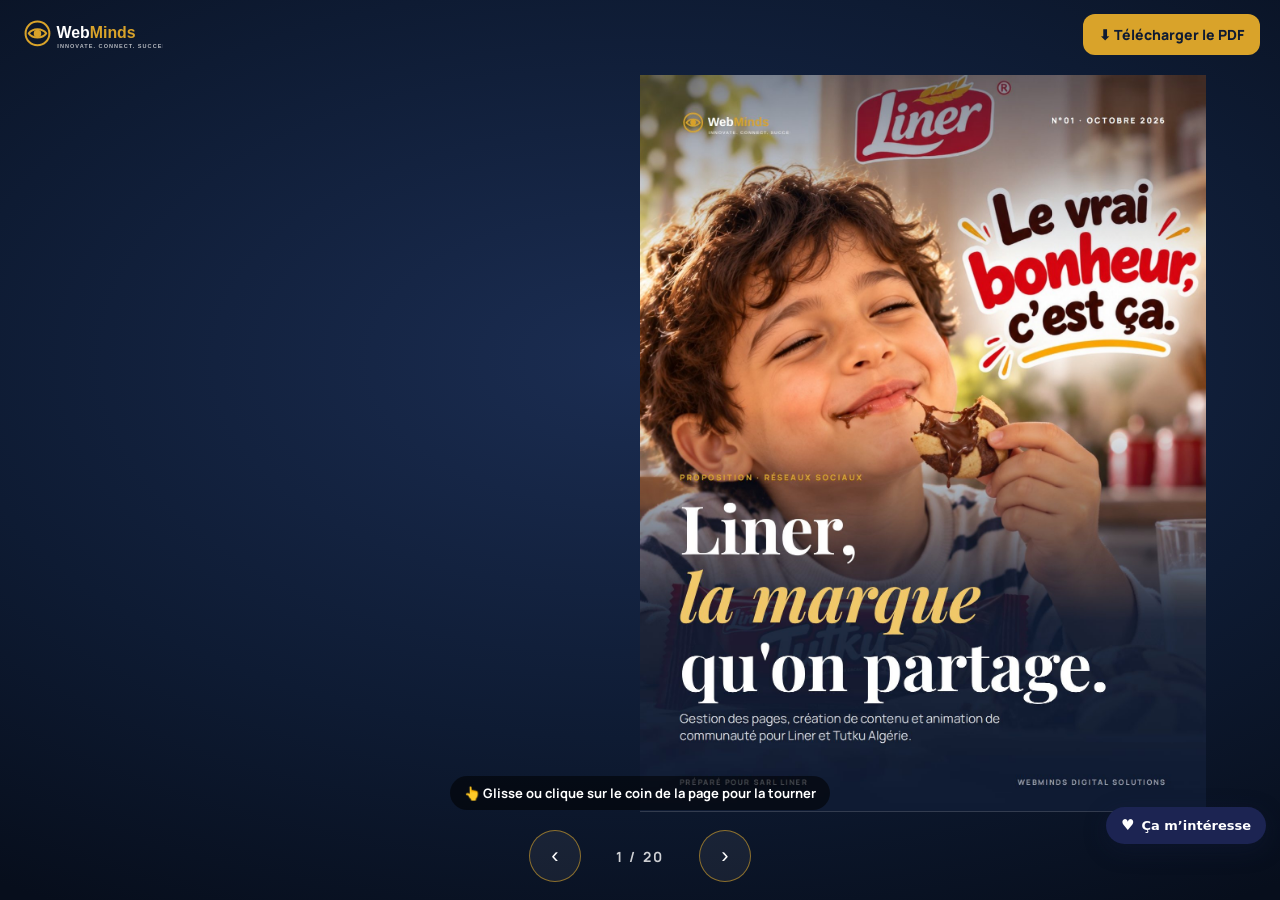
<file: reseaux.html>
<!DOCTYPE html><html lang="fr"><head><meta charset="utf-8"><meta name="robots" content="noindex"><meta http-equiv="refresh" content="0;url=reseaux-sociaux/"><title>Proposition réseaux sociaux</title></head><body><a href="reseaux-sociaux/">Ouvrir la proposition</a><script data-wml>(function(){if(window.__wmL)return;window.__wmL=1;
var C={"p": "Liner", "mail": null, "wa": "213797372452", "v": [["/", "Version corporate", "Claire et rassurante"]]};
function ready(f){document.readyState==='loading'?document.addEventListener('DOMContentLoaded',f):f()}
ready(function(){
var css='.wmL-b{position:fixed;right:14px;bottom:calc(56px + env(safe-area-inset-bottom));z-index:2147483000;border:0;border-radius:999px;background:#1C2452;color:#fff;font:700 13px/1 system-ui,-apple-system,Segoe UI,Roboto,sans-serif;padding:11px 15px;box-shadow:0 6px 22px rgba(20,30,60,.35);cursor:pointer;display:flex;align-items:center;gap:7px}'
+'@media(max-width:520px){.wmL-b{bottom:calc(112px + env(safe-area-inset-bottom));font-size:12.5px;padding:10px 13px}}'
+'.wmL-m{position:fixed;inset:0;z-index:2147483001;background:rgba(10,14,25,.55);display:none;align-items:flex-end;justify-content:center;font-family:system-ui,-apple-system,Segoe UI,Roboto,sans-serif}.wmL-m.on{display:flex}@media(min-width:700px){.wmL-m{align-items:center;padding:20px}}'
+'.wmL-x{box-sizing:border-box;position:relative;background:#fff;color:#1C2452;width:100%;max-width:470px;max-height:92vh;overflow:auto;border-radius:22px 22px 0 0;padding:24px 22px calc(22px + env(safe-area-inset-bottom));text-align:left}@media(min-width:700px){.wmL-x{border-radius:22px}}'
+'.wmL-x *{box-sizing:border-box}.wmL-c{position:absolute;top:12px;right:12px;width:36px;height:36px;border:0;border-radius:50%;background:#F0F2F1;font-size:16px;cursor:pointer;color:#1C2452}'
+'.wmL-x h3{font:800 26px/1.1 system-ui,-apple-system,sans-serif;margin:4px 40px 10px 0;color:inherit}.wmL-x p{margin:0 0 14px;line-height:1.5;font-size:14.5px;opacity:.85}'
+'.wmL-o{background:linear-gradient(115deg,#1C2452,#2E4B9A);color:#fff}.wmL-o .wmL-c{background:rgba(255,255,255,.2);color:#fff}.wmL-big{font:900 54px/.95 system-ui,-apple-system,sans-serif;letter-spacing:-.02em;margin:6px 0 2px}.wmL-big small{display:block;font-size:19px;font-weight:700;letter-spacing:0;margin-top:6px}'
+'.wmL-tag{display:inline-block;background:#F5B841;color:#1C2452;font:800 11px system-ui,sans-serif;letter-spacing:.08em;border-radius:999px;padding:5px 10px}'
+'.wmL-btn{display:flex;align-items:center;justify-content:center;width:100%;border:0;border-radius:14px;padding:14px;font:800 15px system-ui,-apple-system,sans-serif;cursor:pointer;margin-top:8px}.wmL-w{background:#fff;color:#1C2452}.wmL-g{background:#1FAF55;color:#fff}.wmL-n{background:#1C2452;color:#fff}.wmL-l{background:transparent;color:inherit;font-weight:600;font-size:13.5px;padding:10px}'
+'.wmL-s{font:700 11.5px system-ui,sans-serif;text-transform:uppercase;letter-spacing:.06em;opacity:.6;margin:12px 0 8px}.wmL-ch{display:grid;gap:8px}.wmL-ch label{display:flex;align-items:center;gap:10px;border:1.5px solid #E2E6E3;border-radius:12px;padding:11px 12px;cursor:pointer;font-size:14px;font-weight:600}.wmL-ch label small{display:block;font-weight:500;opacity:.65;font-size:12px}.wmL-ch input{width:18px;height:18px;flex:none;accent-color:#1FAF55}'
+'.wmL-f{display:grid;gap:8px;margin:12px 0 6px}.wmL-f input{border:1.5px solid #E2E6E3;border-radius:12px;padding:12px;font:500 16px system-ui,sans-serif;color:#1C2452;background:#fff;-webkit-user-select:text!important;user-select:text!important;width:100%}'
+'.wmL-ok{text-align:center}.wmL-ok i{display:grid;place-items:center;width:64px;height:64px;margin:6px auto 12px;border-radius:50%;background:#E8F7EE;color:#1FAF55;font-style:normal;font-size:30px}';
var st=document.createElement('style');st.textContent=css;document.head.appendChild(st);
function ss(k,v){try{if(v===undefined)return sessionStorage.getItem(k);sessionStorage.setItem(k,v)}catch(e){}}
var p=location.pathname,cur=0;C.v.forEach(function(v,i){if(v[0]!=='/'&&p.indexOf(v[0])===0)cur=i});
var off=document.createElement('div');off.className='wmL-m';off.innerHTML='<div class="wmL-x wmL-o" role="dialog" aria-modal="true"><button class="wmL-c" type="button" aria-label="Fermer">✕</button><span class="wmL-tag">OFFERT</span><div class="wmL-big">1 mois<small>de gestion de vos réseaux sociaux</small></div><p style="margin-top:12px">Pour la création de votre site, Webminds gère gratuitement vos pages Facebook et Instagram pendant le premier mois : visuels, publications et réponses aux messages.</p><button class="wmL-btn wmL-w" type="button" data-i>Ça m’intéresse</button><button class="wmL-btn wmL-l" type="button" data-c>Continuer la visite</button></div>';
var ch='';C.v.forEach(function(v,i){ch+='<label><input type="radio" name="wmLv" value="'+v[1]+'"'+(i===cur?' checked':'')+'><span>'+v[1]+(v[2]?'<small>'+v[2]+'</small>':'')+'</span></label>'});
var it=document.createElement('div');it.className='wmL-m';it.innerHTML='<div class="wmL-x" role="dialog" aria-modal="true"><button class="wmL-c" type="button" aria-label="Fermer">✕</button><div data-s1><h3>Cette maquette vous plaît ?</h3><p>Choisissez la version qui vous intéresse : Webminds vous recontacte pour vous la présenter.</p>'+(C.v.length>1?'<div class="wmL-s">La version préférée</div><div class="wmL-ch">'+ch+'</div>':'')+'<div class="wmL-s">En plus</div><div class="wmL-ch"><label><input type="checkbox" value="Gestion des réseaux sociaux (1 mois offert)"><span>Réseaux sociaux<small>1 mois de gestion offert avec le site</small></span></label></div><div class="wmL-f"><input name="n" placeholder="Votre nom" autocomplete="name"><input name="t" type="tel" inputmode="tel" placeholder="Votre téléphone (facultatif)" autocomplete="tel"></div><button class="wmL-btn wmL-g" type="button" data-w>Envoyer sur WhatsApp</button>'+(C.mail?'<button class="wmL-btn wmL-l" type="button" data-e>Envoyer par e-mail</button>':'')+'</div><div class="wmL-ok" data-s2 hidden><i>✓</i><h3 style="margin:0 0 8px">Merci !</h3><p>Votre choix a bien été transmis à Webminds. Nous vous recontactons très vite.</p><button class="wmL-btn wmL-n" type="button" data-c>Continuer la visite</button></div></div>';
document.body.appendChild(off);document.body.appendChild(it);
var b=document.createElement('button');b.type='button';b.className='wmL-b';b.innerHTML='<b style="font-size:15px">♥</b>Ça m’intéresse';document.body.appendChild(b);
function op(m){off.classList.remove('on');it.classList.remove('on');m.classList.add('on')}
[off,it].forEach(function(m){m.addEventListener('click',function(e){if(e.target===m||e.target.closest('.wmL-c')||e.target.closest('[data-c]'))m.classList.remove('on')})});
b.onclick=function(){op(it)};off.querySelector('[data-i]').onclick=function(){op(it)};
function msg(){var v=(it.querySelector('input[name=wmLv]:checked')||{}).value||C.v[cur][1],x=[].map.call(it.querySelectorAll('input[type=checkbox]:checked'),function(c){return c.value}),n=it.querySelector('[name=n]').value.trim(),t=it.querySelector('[name=t]').value.trim();
 return{v:v,x:x,n:n,t:t,txt:'Bonjour Webminds, la maquette '+C.p+' m’intéresse.\nVersion préférée : '+v+(x.length?'\nEn plus : '+x.join(', '):'')+(n?'\nNom : '+n:'')+(t?'\nTéléphone : '+t:'')+'\nLien : '+location.origin+C.v[cur][0]}}
function mail(m){if(!C.mail)return;try{fetch('https://formsubmit.co/ajax/'+C.mail,{method:'POST',keepalive:true,headers:{'Content-Type':'application/json','Accept':'application/json'},body:JSON.stringify({_subject:'Maquette '+C.p+' : intéressé ('+m.v+')',Prospect:C.p,Version:m.v,Options:m.x.join(', ')||'-',Nom:m.n||'-',Telephone:m.t||'-',Lien:location.origin+C.v[cur][0],_template:'table',_captcha:'false'})}).catch(function(){})}catch(e){}}
function done(){it.querySelector('[data-s1]').hidden=true;it.querySelector('[data-s2]').hidden=false;ss('wmL-sent','1')}
it.querySelector('[data-w]').onclick=function(){var m=msg();mail(m);done();location.href='https://wa.me/'+C.wa+'?text='+encodeURIComponent(m.txt)};
var e=it.querySelector('[data-e]');if(e)e.onclick=function(){mail(msg());done()};
var sh=ss('wmL-off');addEventListener('scroll',function(){var r=(scrollY+innerHeight)/document.documentElement.scrollHeight;
 if(!sh&&scrollY>500&&r>.3){sh=1;ss('wmL-off','1');op(off)}
 if(!ss('wmL-it')&&!ss('wmL-sent')&&sh&&r>.92&&!off.classList.contains('on')){ss('wmL-it','1');op(it)}},{passive:true});
});})();
</script></body></html>
</file>
<file: style.css>
@font-face{font-family:'Fraunces';font-weight:600;font-display:swap;src:url(fonts/fraunces-latin-600-normal.woff2) format('woff2')}
@font-face{font-family:'Fraunces';font-weight:700;font-display:swap;src:url(fonts/fraunces-latin-700-normal.woff2) format('woff2')}
@font-face{font-family:'Fraunces';font-weight:800;font-display:swap;src:url(fonts/fraunces-latin-800-normal.woff2) format('woff2')}
@font-face{font-family:'Fraunces';font-weight:900;font-display:swap;src:url(fonts/fraunces-latin-900-normal.woff2) format('woff2')}
@font-face{font-family:'Baloo 2';font-weight:600;font-display:swap;src:url(fonts/baloo-2-latin-600-normal.woff2) format('woff2')}
@font-face{font-family:'Baloo 2';font-weight:700;font-display:swap;src:url(fonts/baloo-2-latin-700-normal.woff2) format('woff2')}
@font-face{font-family:'Baloo 2';font-weight:800;font-display:swap;src:url(fonts/baloo-2-latin-800-normal.woff2) format('woff2')}
@font-face{font-family:'Manrope';font-weight:400;font-display:swap;src:url(fonts/manrope-latin-400-normal.woff2) format('woff2')}
@font-face{font-family:'Manrope';font-weight:600;font-display:swap;src:url(fonts/manrope-latin-600-normal.woff2) format('woff2')}
@font-face{font-family:'Manrope';font-weight:700;font-display:swap;src:url(fonts/manrope-latin-700-normal.woff2) format('woff2')}
@font-face{font-family:'Manrope';font-weight:800;font-display:swap;src:url(fonts/manrope-latin-800-normal.woff2) format('woff2')}
:root{--red:#d0121b;--red2:#a50d14;--coc:#2a160d;--coc2:#45251a;--cream:#fbf3e6;--car:#d8892b;--ink:#24140c;--mut:#7a6253;--line:#ead9c3;--ease:cubic-bezier(.2,.8,.2,1)}
*{box-sizing:border-box;margin:0;padding:0}
:root{padding-top:env(safe-area-inset-top,0px)}
html{scroll-behavior:smooth;overflow-x:clip;scroll-padding-top:90px}
body{background:var(--cream);color:var(--ink);font-family:'Manrope',system-ui,sans-serif;line-height:1.6;overflow-x:clip;-webkit-font-smoothing:antialiased;padding-bottom:34px}
img{max-width:100%;display:block}a{color:inherit;text-decoration:none}button,input,select,textarea{font:inherit;color:inherit}
:focus-visible{outline:3px solid var(--car);outline-offset:3px;border-radius:6px}
.wrap{max-width:1240px;margin:0 auto;padding-inline:clamp(18px,4vw,48px)}
section{padding-block:clamp(64px,8vw,110px);position:relative}main{overflow-x:clip}
h1,h2,h3{font-family:'Fraunces',Georgia,serif;font-weight:800;line-height:1;letter-spacing:-.02em}
.v-fun h1,.v-fun h2,.v-fun h3{font-family:'Baloo 2',system-ui,sans-serif;font-weight:800;letter-spacing:-.01em;line-height:.95}
h2{font-size:clamp(36px,5vw,66px)}
.kick{font:800 13px 'Manrope';letter-spacing:.12em;text-transform:uppercase;color:var(--red)}
header.top{position:fixed;z-index:60;top:calc(12px + env(safe-area-inset-top,0px));left:50%;transform:translateX(-50%);width:min(1220px,calc(100% - 24px));display:flex;align-items:center;justify-content:space-between;gap:12px;padding:8px 10px 8px 14px;border-radius:18px;background:rgba(251,243,230,.85);backdrop-filter:blur(14px);-webkit-backdrop-filter:blur(14px);border:1px solid rgba(42,22,13,.08);transition:.3s}
header.top.solid{background:rgba(251,243,230,.96);box-shadow:0 10px 30px -20px rgba(42,22,13,.6)}
header.top .logo img{height:40px;width:auto;border-radius:6px}
header.top nav{display:flex;gap:2px;font-weight:700;font-size:14.5px}
header.top nav a{display:inline-flex;align-items:center;gap:6px;padding:8px 11px;border-radius:10px}
header.top nav a:hover,header.top nav a.act{background:rgba(208,18,27,.08);color:var(--red)}
.hr{display:flex;gap:8px;align-items:center}
.cta{background:var(--red);color:#fff;padding:10px 16px;border-radius:12px;font-weight:800;font-size:14px;white-space:nowrap}
.burger{display:none;width:44px;height:44px;border-radius:12px;border:0;background:var(--red);color:#fff;font-size:20px}
.menu{position:fixed;inset:0;z-index:80;background:var(--coc);color:#fff;display:none;flex-direction:column;justify-content:center;gap:8px;padding:0 28px}
.menu.open{display:flex}.menu a{font:800 clamp(28px,8vw,42px) 'Fraunces';display:flex;align-items:center;gap:10px}
.menu .mx{position:absolute;top:20px;right:20px;width:48px;height:48px;border-radius:12px;border:0;background:#fff;color:#111;font-size:20px}
.pst{display:inline-flex;align-items:center;font:800 10.5px/1 'Manrope';padding:4px 7px;border-radius:999px;position:relative}
.pst.n{background:var(--red);color:#fff}.pst.b{background:var(--coc);color:#fff}.pst.g{background:var(--car);color:#fff}
.pst.g::after{content:"";position:absolute;inset:-3px;border-radius:999px;border:2px solid var(--car);animation:ping 1.6s ease-out infinite}
@keyframes ping{0%{transform:scale(.9);opacity:.9}100%{transform:scale(1.35);opacity:0}}
.tap{position:absolute;z-index:6;display:inline-flex;align-items:center;gap:6px;background:var(--car);color:#fff;font:800 12.5px/1 'Manrope';padding:7px 11px 7px 8px;border-radius:999px;pointer-events:none;white-space:nowrap;box-shadow:0 8px 18px -8px rgba(216,137,43,.9)}
.tap i{width:9px;height:9px;border-radius:50%;background:#fff;position:relative}.tap i::after{content:"";position:absolute;inset:-5px;border-radius:50%;border:2px solid #fff;animation:ping 1.4s ease-out infinite}
.tap.tr{top:14px;right:14px}.tap.tl{top:14px;left:14px}
.vswitch{position:fixed;z-index:90;bottom:calc(46px + env(safe-area-inset-bottom,0px));left:16px;display:flex;align-items:center;gap:10px;padding:7px 16px 7px 7px;border-radius:999px;color:#fff;font:800 14.5px/1.1 'Manrope';background:linear-gradient(90deg,#d0121b,#d8892b,#6b2a7a,#1f6fbf,#7bbf2a,#d0121b);background-size:300% 100%;animation:vsg 6s linear infinite,vsw 5s ease-in-out infinite;box-shadow:0 14px 30px -10px rgba(0,0,0,.55),inset 0 0 0 2px rgba(255,255,255,.35)}
.vswitch small{display:block;font-size:11px;font-weight:600;opacity:.9}
.vswitch .vs-i{width:40px;height:40px;border-radius:50%;background:#fff;display:grid;place-items:center;font-size:20px;position:relative}
.vswitch .vs-i::after{content:"";position:absolute;inset:-4px;border-radius:50%;border:2px solid #fff;animation:ping 1.6s ease-out infinite}
.v-fun .vswitch{background:var(--coc);animation:vsw 5s ease-in-out infinite}
@keyframes vsg{to{background-position:300% 0}}@keyframes vsw{0%,82%,100%{rotate:0deg}86%{rotate:-6deg}90%{rotate:5deg}94%{rotate:-3deg}}
#wm-demo{position:fixed;left:0;right:0;bottom:0;z-index:2147483000;background:rgba(20,10,6,.94);color:#fff;font:600 12px/1.3 system-ui,sans-serif;text-align:center;padding:8px 12px calc(8px + env(safe-area-inset-bottom,0px))}
.btn{display:inline-flex;align-items:center;justify-content:center;gap:10px;padding:15px 24px;border-radius:14px;font-weight:800;font-size:15px;border:0;cursor:pointer;transition:transform .3s var(--ease),box-shadow .3s;white-space:nowrap}
.btn.r{background:var(--red);color:#fff;box-shadow:0 12px 26px -12px rgba(208,18,27,.9)}.btn.r:hover{transform:translateY(-2px)}
.btn.c{background:var(--coc);color:#fff}.btn.o{box-shadow:inset 0 0 0 1.5px currentColor;background:transparent}
.btn.done{background:#1f9d55!important;color:#fff!important}
.rv{opacity:0;transform:translateY(24px);transition:opacity .7s,transform .8s var(--ease)}.rv.in{opacity:1;transform:none}
.shead{display:flex;justify-content:space-between;align-items:flex-end;gap:24px;flex-wrap:wrap;margin-bottom:34px}.shead p{max-width:420px;color:var(--mut);font-size:17px}
/* CORP HERO */
.c-hero{padding:0;background:radial-gradient(90% 80% at 75% 35%,#5a2a17 0%,#2a160d 55%,#170b06 100%);color:#fff;overflow:hidden}
.c-hero .in{display:grid;grid-template-columns:1fr 1.1fr;gap:30px;align-items:center;min-height:min(100svh,900px);padding-block:120px 70px;position:relative}
.c-hero h1{font-size:clamp(46px,6.4vw,94px);margin:16px 0}.c-hero h1 em{font-style:italic;color:#ffcf8a}
.c-hero .lead{font-size:clamp(16px,1.4vw,19px);opacity:.85;max-width:470px;margin-bottom:26px}
.c-hero .kick{color:#ffb15c}
.stats{display:flex;gap:28px;margin-top:34px;flex-wrap:wrap}.stats b{display:block;font:800 34px 'Fraunces';color:#ffcf8a}.stats span{font-size:13px;opacity:.75}
.heap{position:relative;height:clamp(380px,46vw,620px)}
.heap a{position:absolute;transition:transform .6s var(--ease)}.heap img{filter:drop-shadow(0 26px 24px rgba(0,0,0,.55))}
.heap a:nth-of-type(1){left:2%;bottom:6%;width:38%;transform:rotate(-8deg);z-index:2}
.heap a:nth-of-type(2){left:30%;bottom:16%;width:42%;z-index:3}
.heap a:nth-of-type(3){right:0;bottom:4%;width:30%;transform:rotate(7deg);z-index:2}
.heap a:nth-of-type(4){left:18%;top:2%;width:56%;transform:rotate(-4deg);z-index:1}
.heap a:hover{transform:translateY(-10px) rotate(0deg)!important;z-index:5}
.drip{position:absolute;left:0;right:0;bottom:-1px;height:70px;z-index:2;color:var(--cream)}
/* marques */
.brands{display:grid;grid-template-columns:repeat(4,1fr);gap:14px}
.br{position:relative;border-radius:24px;overflow:hidden;min-height:300px;padding:20px;display:flex;flex-direction:column;justify-content:flex-end;color:#fff;background:var(--c);transition:transform .45s var(--ease)}
.br:hover{transform:translateY(-6px)}
.br .im{position:absolute;inset:16px 16px 110px;display:flex;align-items:center;justify-content:center}
.br .im img.cut{max-height:100%;max-width:92%;width:auto;filter:drop-shadow(0 18px 14px rgba(0,0,0,.35));transition:transform .5s var(--ease)}
.br .im img.ph{position:absolute;inset:-16px -16px -110px;width:calc(100% + 32px);height:calc(100% + 126px);object-fit:cover;opacity:.9;max-width:none}
.br:hover .im img.cut{transform:scale(1.06) rotate(-3deg)}
.br::after{content:"";position:absolute;inset:auto 0 0 0;height:60%;background:linear-gradient(transparent,rgba(0,0,0,.55))}
.br>div:last-child{position:relative;z-index:2}.br h3{font-size:28px}.br p{font-size:13.5px;opacity:.9}
.br .px{position:absolute;top:14px;left:14px;z-index:3;background:#fff;color:var(--red);font:900 15px 'Fraunces';padding:5px 10px;border-radius:10px}
.filters{display:flex;gap:6px;flex-wrap:wrap;margin-bottom:22px}
.filters button{border:1.5px solid var(--line);background:#fff;border-radius:999px;padding:10px 16px;font-weight:700;cursor:pointer;font-size:14px}
.filters button.on{background:var(--coc);border-color:var(--coc);color:#fff}
.grid{display:grid;grid-template-columns:repeat(3,1fr);gap:14px}
.pc{position:relative;background:#fff;border:1px solid var(--line);border-radius:22px;overflow:hidden;display:flex;flex-direction:column;transition:transform .4s var(--ease),box-shadow .4s}
.pc:hover{transform:translateY(-5px);box-shadow:0 30px 50px -30px rgba(42,22,13,.5)}
.pc .vis{height:260px;display:flex;align-items:center;justify-content:center;padding:20px;background:radial-gradient(80% 70% at 50% 55%,color-mix(in srgb,var(--c) 26%,#fff),#fbf6ee);position:relative;overflow:hidden}
.pc .vis img.cut{max-height:100%;max-width:90%;width:auto;filter:drop-shadow(0 16px 14px rgba(0,0,0,.25));transition:transform .5s var(--ease)}
.pc .vis img.ph{position:absolute;inset:0;width:100%;height:100%;object-fit:cover}
.pc:hover .vis img.cut{transform:scale(1.05)}
.pc .tx{padding:16px 18px 18px;display:flex;flex-direction:column;gap:4px;flex:1}
.pc small{font-weight:800;color:var(--red);font-size:12.5px}.pc h3{font-size:26px}.pc p{font-size:14px;color:var(--mut)}
.pc .go{margin-top:auto;padding-top:10px;font-weight:800;font-size:14px}.pc.hide{display:none}
.ten{background:var(--red);color:#fff;overflow:hidden}
.teng{display:grid;grid-template-columns:1fr 1fr;gap:30px;align-items:center}
.ten h2 b{font-size:1.6em;color:#ffd36b;display:block;line-height:.9}
.ten img{border-radius:24px;box-shadow:0 40px 60px -30px rgba(0,0,0,.5);transform:rotate(2deg)}
.story{display:grid;grid-template-columns:1fr 1fr;gap:40px;align-items:center}
.tl{list-style:none;display:grid;gap:14px;margin-top:20px}.tl li{display:grid;grid-template-columns:90px 1fr;gap:14px;align-items:start}
.tl b{font:800 26px 'Fraunces';color:var(--red)}
.mosaic{display:grid;grid-template-columns:repeat(2,1fr);gap:10px}.mosaic img{border-radius:18px;aspect-ratio:1;object-fit:cover;width:100%}
.gal{display:grid;grid-template-columns:repeat(6,1fr);gap:10px}.gal a{border-radius:16px;overflow:hidden;aspect-ratio:4/5}.gal img{width:100%;height:100%;object-fit:cover;transition:transform .6s var(--ease)}.gal a:hover img{transform:scale(1.05)}
.duo2{display:grid;grid-template-columns:1fr 1fr;gap:14px}
.blk{position:relative;border-radius:26px;padding:clamp(26px,4vw,44px);min-height:300px;overflow:hidden;color:#fff;background:var(--coc);display:flex;flex-direction:column;justify-content:flex-end}
.blk h3{font-size:clamp(30px,3.4vw,44px)}.blk p{opacity:.85;max-width:420px;margin-top:8px}.blk .go{margin-top:18px;font-weight:800;border-bottom:2px solid #ffcf8a;align-self:flex-start}
.blk img.pk{position:absolute;right:20px;top:20px;height:58%;width:auto;filter:drop-shadow(0 20px 20px rgba(0,0,0,.5));transform:rotate(6deg)}
.contact{background:var(--coc);color:#fff}
.cg{display:grid;grid-template-columns:1fr 1fr;gap:40px}
.ci{display:grid;gap:12px;margin-top:22px}.ci a,.ci div{display:flex;gap:12px;align-items:flex-start;font-size:15px}.ci span{width:38px;height:38px;flex:none;border-radius:12px;background:rgba(255,255,255,.1);display:grid;place-items:center}
.f{display:grid;grid-template-columns:1fr 1fr;gap:12px;background:#fff;color:var(--ink);border-radius:22px;padding:clamp(18px,3vw,30px)}
.f .full{grid-column:1/-1}.f label{display:grid;gap:5px;font-size:13px;font-weight:700}
.f input,.f select,.f textarea{border:1.5px solid var(--line);background:#fffaf2;border-radius:12px;padding:12px 14px;width:100%}
.f textarea{min-height:100px}.f .btn{grid-column:1/-1;justify-self:start}
.ft{background:#170b06;color:#fff;padding:56px 0 30px}
.fg{display:grid;grid-template-columns:1.3fr 1fr 1fr 1.3fr;gap:30px}.flogo{height:48px;width:auto;margin-bottom:12px;border-radius:8px}
.ft p{opacity:.65;font-size:14px;max-width:290px}.ft .fa{font-size:13px;margin-top:6px}
.ft h4{color:#ffcf8a;font:800 17px 'Manrope';margin-bottom:8px}.ft a{display:block;opacity:.75;font-size:14px;padding:3px 0}.ft a:hover{opacity:1;color:#ffcf8a}
.fb{display:flex;justify-content:space-between;gap:10px;flex-wrap:wrap;border-top:1px solid rgba(255,255,255,.12);margin-top:36px;padding-top:18px;font-size:13px;opacity:.55}
/* produit */
.p-hero{background:radial-gradient(90% 90% at 70% 40%,color-mix(in srgb,var(--c) 70%,#000) 0%,#170b06 75%);color:#fff;padding:0;overflow:hidden}
.v-fun .p-hero{background:var(--c)}
.p-hero .in{display:grid;grid-template-columns:1fr 1fr;gap:30px;align-items:center;padding-block:130px 70px}
.crumb{font-size:14px;opacity:.8;display:flex;gap:8px;flex-wrap:wrap}.crumb a{text-decoration:underline}
.p-hero h1{font-size:clamp(46px,6vw,86px);margin:12px 0 4px}.p-hero .ar{font-size:26px;color:#ffcf8a;direction:rtl;text-align:left}
.p-hero .lead{font-size:18px;opacity:.88;max-width:500px;margin:14px 0 20px}
.chips{display:flex;flex-wrap:wrap;gap:8px}.chips span{border:1px solid rgba(255,255,255,.4);border-radius:999px;padding:6px 12px;font-size:13.5px;font-weight:700}
.p-hero .stage{display:flex;justify-content:center;align-items:center;height:clamp(320px,38vw,520px)}
.p-hero .stage img{max-height:96%;width:auto;filter:drop-shadow(0 34px 30px rgba(0,0,0,.55));transition:opacity .3s}
.p-hero .stage img.ph{border-radius:24px;max-height:90%;object-fit:cover}
.vars{display:flex;flex-wrap:wrap;gap:8px;margin:0 0 22px}.vars button{border:0;border-radius:999px;padding:9px 14px;font-weight:800;background:rgba(255,255,255,.14);color:#fff;cursor:pointer}.vars button.on{background:#fff;color:var(--ink)}
.pgrid{display:grid;grid-template-columns:1.1fr .9fr;gap:18px;align-items:start}
.panel{background:#fff;border:1px solid var(--line);border-radius:22px;padding:clamp(22px,3vw,32px)}.panel+.panel{margin-top:16px}.panel h2{font-size:clamp(28px,3vw,38px);margin-bottom:12px}
.panel ul{list-style:none;display:grid;gap:10px}.panel li{display:flex;gap:10px}.panel li::before{content:"";flex:none;width:10px;height:10px;border-radius:50%;background:var(--red);margin-top:8px}
.rel{display:grid;grid-template-columns:repeat(3,1fr);gap:14px}
.perks{display:grid;grid-template-columns:repeat(4,1fr);gap:14px}.perk{background:#fff;border:1px solid var(--line);border-radius:20px;padding:22px}.perk .e{font-size:30px}.perk h3{font-size:22px;margin:8px 0 4px}.perk p{font-size:14.5px;color:var(--mut)}
.sim{display:grid;gap:10px}.sim .row{display:grid;grid-template-columns:1fr 120px;gap:10px;align-items:center;background:#fffaf2;border:1px solid var(--line);border-radius:14px;padding:10px 14px}
.sim input{border:1.5px solid var(--line);border-radius:10px;padding:8px 10px;width:100%;background:#fff}
.tot{display:flex;justify-content:space-between;font-weight:800;font-size:18px;margin-top:12px}
.note{font-size:12.5px;color:var(--mut);margin-top:10px}
@media (max-width:1050px){header.top nav,.hr .cta{display:none}.burger{display:grid;place-items:center}
 .c-hero .in,.p-hero .in,.teng,.story,.cg,.pgrid{grid-template-columns:1fr}.heap,.p-hero .stage{order:-1}
 .brands,.perks{grid-template-columns:1fr 1fr}.grid,.rel{grid-template-columns:1fr 1fr}.gal{grid-template-columns:repeat(3,1fr)}.fg{grid-template-columns:1fr 1fr}}
@media (max-width:620px){.grid,.rel,.brands,.perks,.duo2,.f{grid-template-columns:1fr}.pc .vis{height:280px}.fg{grid-template-columns:1fr}.stats b{font-size:28px}}
@media (prefers-reduced-motion:reduce){*,*::before,*::after{animation:none!important;transition:none!important}.rv{opacity:1;transform:none}}
/* FUN */
.v-fun{--cream:#fff4e2;background:var(--cream)}
.f-hero{padding:0;min-height:100svh;background:radial-gradient(70% 60% at 70% 55%,#ffd99b,#ffb347 55%,#f08a1c);overflow:hidden;display:flex;align-items:center}
.f-hero .topdrip{position:absolute;left:0;right:0;top:0;height:170px;z-index:1;color:#3a1d10;pointer-events:none}
.f-hero .topdrip path{animation:dr 5s ease-in-out infinite alternate}
@keyframes dr{to{transform:translateY(12px)}}
.f-hero .in{position:relative;z-index:2;display:grid;grid-template-columns:1fr 1fr;gap:20px;align-items:center;width:100%;padding-block:150px 60px}
.f-hero h1{font-size:clamp(58px,9vw,140px);color:#3a1d10}
.f-hero h1 span{color:var(--red);display:inline-block;transform:rotate(-3deg)}
.f-hero .lead{font-size:19px;font-weight:600;color:#4a2615;max-width:440px;margin:14px 0 22px}
.biteZone{position:relative;display:flex;flex-direction:column;align-items:center;gap:14px}
.biteZone .pk{position:relative;width:min(560px,92%);cursor:pointer;user-select:none;-webkit-tap-highlight-color:transparent;transition:transform .15s}
.biteZone .pk:active{transform:scale(.97) rotate(-1deg)}
.biteZone .pk img{width:100%;filter:drop-shadow(0 30px 26px rgba(80,30,0,.45));pointer-events:none}
.biteZone canvas{position:absolute;inset:-40% -20%;width:140%;height:180%;pointer-events:none}
.count{background:#fff;border-radius:999px;padding:8px 16px;font:800 16px 'Baloo 2';box-shadow:0 10px 24px -12px rgba(0,0,0,.4)}
.count b{color:var(--red)}
.pk.pop{animation:pop .5s var(--ease)}@keyframes pop{0%{transform:scale(.6) rotate(-8deg);opacity:0}100%{transform:none;opacity:1}}
.moods{display:flex;flex-wrap:wrap;gap:10px;margin-bottom:24px}
.moods button{border:0;border-radius:18px;padding:14px 18px;font:800 18px 'Baloo 2';background:#fff;box-shadow:0 8px 20px -12px rgba(0,0,0,.35);cursor:pointer;transition:transform .25s var(--ease)}
.moods button:hover{transform:translateY(-3px) rotate(-2deg)}.moods button.on{background:var(--red);color:#fff}
.mres{display:grid;grid-template-columns:repeat(4,1fr);gap:12px}
.mres a{background:var(--c);color:#fff;border-radius:22px;padding:16px;min-height:250px;display:flex;flex-direction:column;justify-content:flex-end;position:relative;overflow:hidden;animation:pop .45s var(--ease) both}
.mres a .im{position:absolute;inset:12px 12px 70px;display:flex;align-items:center;justify-content:center}.mres a img.cut{max-height:100%;max-width:90%;width:auto;filter:drop-shadow(0 14px 12px rgba(0,0,0,.35))}
.mres a img.ph{position:absolute;inset:-12px -12px -70px;width:calc(100% + 24px);height:calc(100% + 82px);object-fit:cover;max-width:none}
.mres a b{position:relative;font:800 22px 'Baloo 2';background:#fff;color:var(--ink);border-radius:12px;padding:4px 10px;align-self:flex-start}
.budget{background:#3a1d10;color:#fff;border-radius:32px;padding:clamp(24px,4vw,48px);display:grid;grid-template-columns:1fr 1fr;gap:30px;align-items:center}
.budget input[type=range]{width:100%;accent-color:#ffb347;height:30px}
.budget .big{font:800 clamp(60px,9vw,120px)/1 'Baloo 2';color:#ffb347}
.bars{display:flex;flex-wrap:wrap;gap:6px;min-height:120px;align-content:flex-start}
.bars i{width:44px;height:16px;border-radius:4px;background:linear-gradient(90deg,#c8102e,#e8414f);box-shadow:0 3px 0 #7a0a1a;animation:pop .35s var(--ease) both}
.bars i:nth-child(4n+2){background:linear-gradient(90deg,#7bbf2a,#9ad24a);box-shadow:0 3px 0 #4a7a14}.bars i:nth-child(4n+3){background:linear-gradient(90deg,#6b2a7a,#8a46a0);box-shadow:0 3px 0 #3d1546}.bars i:nth-child(4n){background:linear-gradient(90deg,#8a1c1c,#b03030);box-shadow:0 3px 0 #4d0d0d}
.prz{display:grid;grid-template-columns:1fr 1fr;gap:30px;align-items:center}
.prz .bag{display:flex;justify-content:center;perspective:900px}.prz .bag img{width:min(440px,90%);filter:drop-shadow(0 30px 26px rgba(0,0,0,.35));transition:transform .6s var(--ease),opacity .3s}
.prz .bag img.spin{transform:rotateY(180deg) scale(.8);opacity:0}
.flav{display:grid;grid-template-columns:repeat(3,1fr);gap:10px;margin-top:20px}
.flav button{border:0;border-radius:16px;padding:12px;font:800 16px 'Baloo 2';cursor:pointer;color:#fff;transition:transform .25s}
.flav button:hover{transform:scale(1.05)}.flav button.on{box-shadow:0 0 0 3px #3a1d10}
.mcs{display:flex;gap:16px;overflow-x:auto;scroll-snap-type:x mandatory;padding:10px clamp(18px,4vw,48px) 26px}
.mcs a{flex:0 0 clamp(200px,20vw,250px);scroll-snap-align:start;border-radius:26px;background:#3a1d10;padding:18px;display:flex;flex-direction:column;align-items:center;gap:12px;color:#fff;transition:transform .4s var(--ease)}
.mcs a:hover{transform:translateY(-8px) rotate(-2deg)}.mcs img{height:260px;width:auto;filter:drop-shadow(0 18px 14px rgba(0,0,0,.5))}.mcs b{font:800 20px 'Baloo 2'}
@media (max-width:1050px){.f-hero .in,.budget,.prz{grid-template-columns:1fr}.mres{grid-template-columns:1fr 1fr}.biteZone{order:-1}}
@media (max-width:620px){.mres{grid-template-columns:1fr 1fr}.flav{grid-template-columns:1fr 1fr}}

.stage2{position:relative;width:min(520px,92%);aspect-ratio:1;display:grid;place-items:center}
.stage2 canvas{position:absolute;inset:-20%;width:140%;height:140%;pointer-events:none;z-index:5}
.cookie{position:absolute;inset:8%;opacity:0;transform:scale(.6) rotate(-20deg);transition:opacity .5s .25s,transform .7s .25s var(--ease);cursor:pointer;-webkit-tap-highlight-color:transparent;filter:drop-shadow(0 30px 24px rgba(80,30,0,.45))}
.cookie svg{width:100%;height:100%}
.stage2.open .cookie{opacity:1;transform:none}
.cookie.chomp{animation:chomp .25s}@keyframes chomp{50%{transform:scale(.96) rotate(-2deg)}}
.cookie.gone{opacity:0!important;transform:scale(.4) rotate(30deg)!important;transition:.5s}
.wrap2{position:absolute;left:0;right:0;top:50%;transform:translateY(-50%);cursor:pointer;z-index:4;-webkit-tap-highlight-color:transparent}
.wrap2 img{width:100%;filter:drop-shadow(0 30px 26px rgba(80,30,0,.45));transition:transform .8s var(--ease),opacity .6s .3s}
.wrap2 .h1{position:absolute;inset:0;clip-path:inset(0 50% 0 0)}.wrap2 .h2{clip-path:inset(0 0 0 50%)}
.wrap2:hover img{transform:rotate(-2deg) scale(1.02)}
.stage2.open .wrap2{pointer-events:none}.stage2.open .wrap2 .h1{transform:translate(-70%,-30%) rotate(-35deg);opacity:0}.stage2.open .wrap2 .h2{transform:translate(70%,30%) rotate(35deg);opacity:0}
.stage2.open .wrap2 .tap{opacity:0}
</file>
